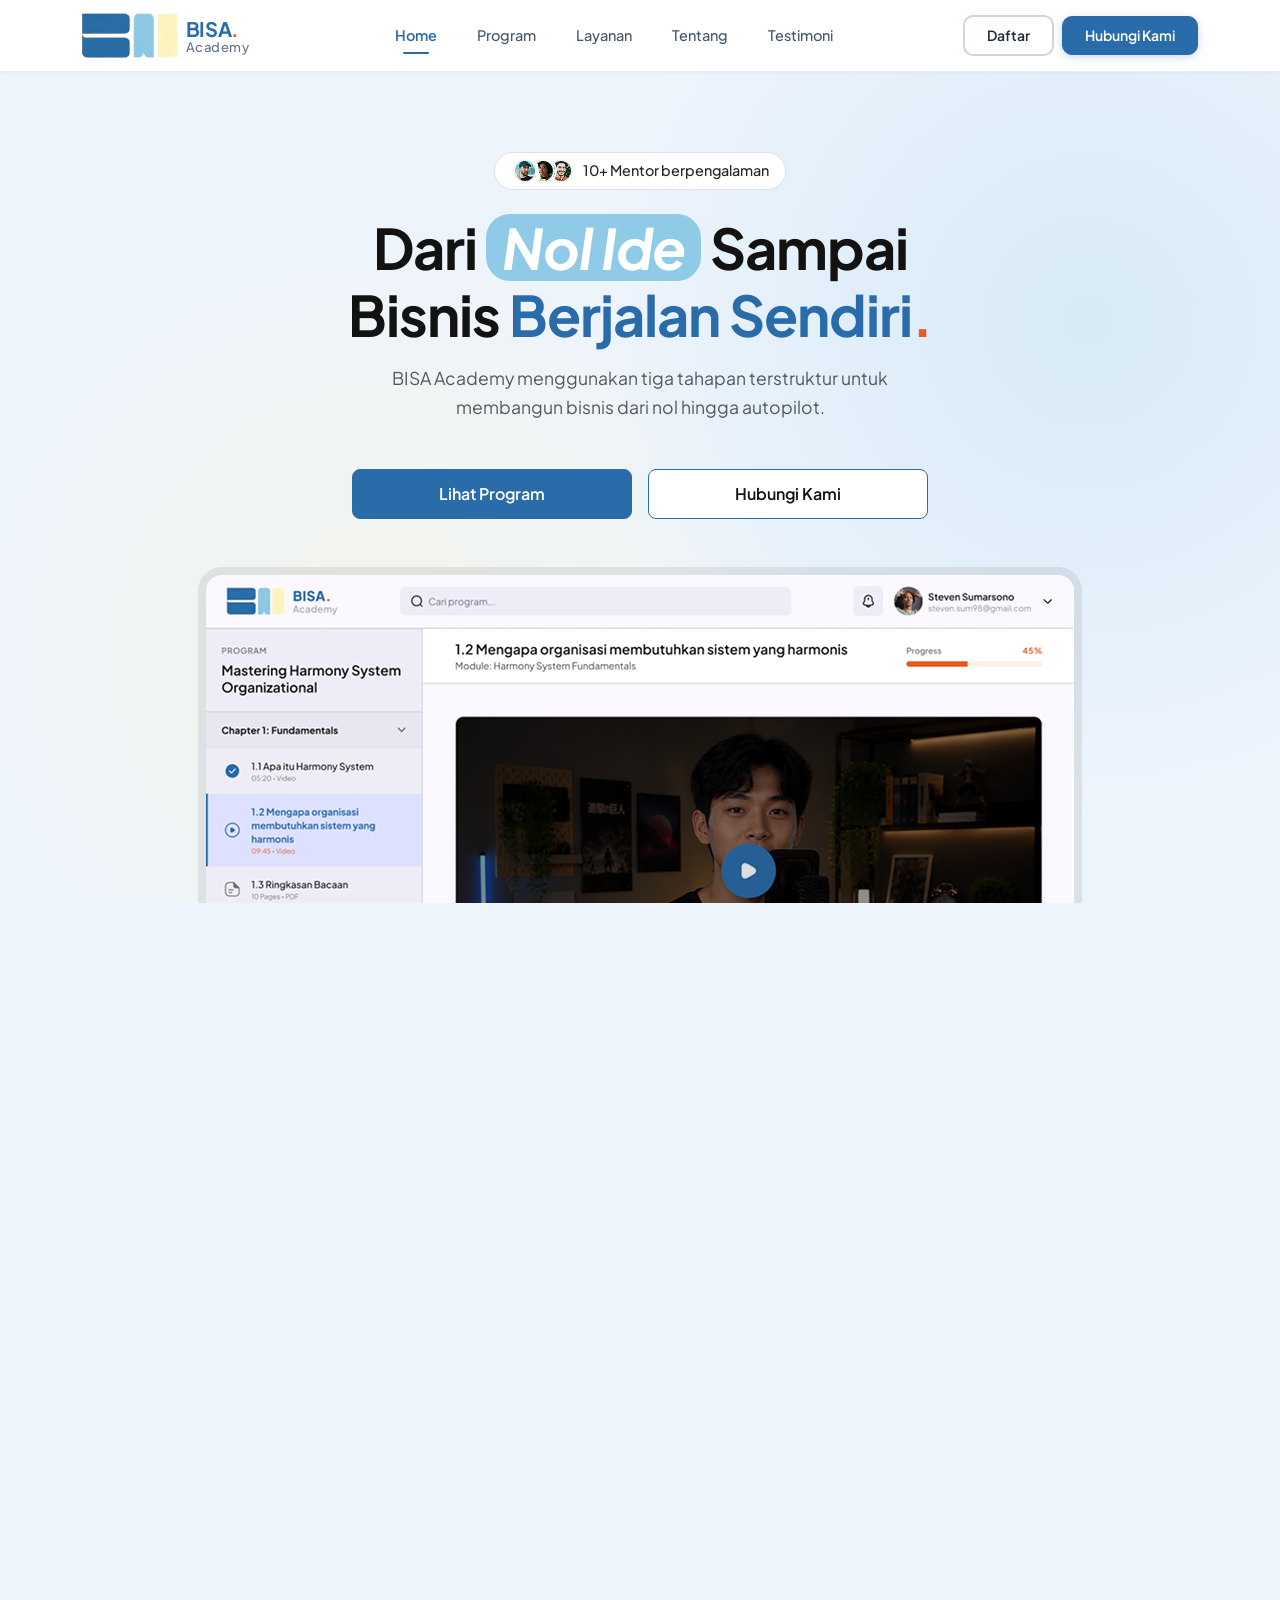
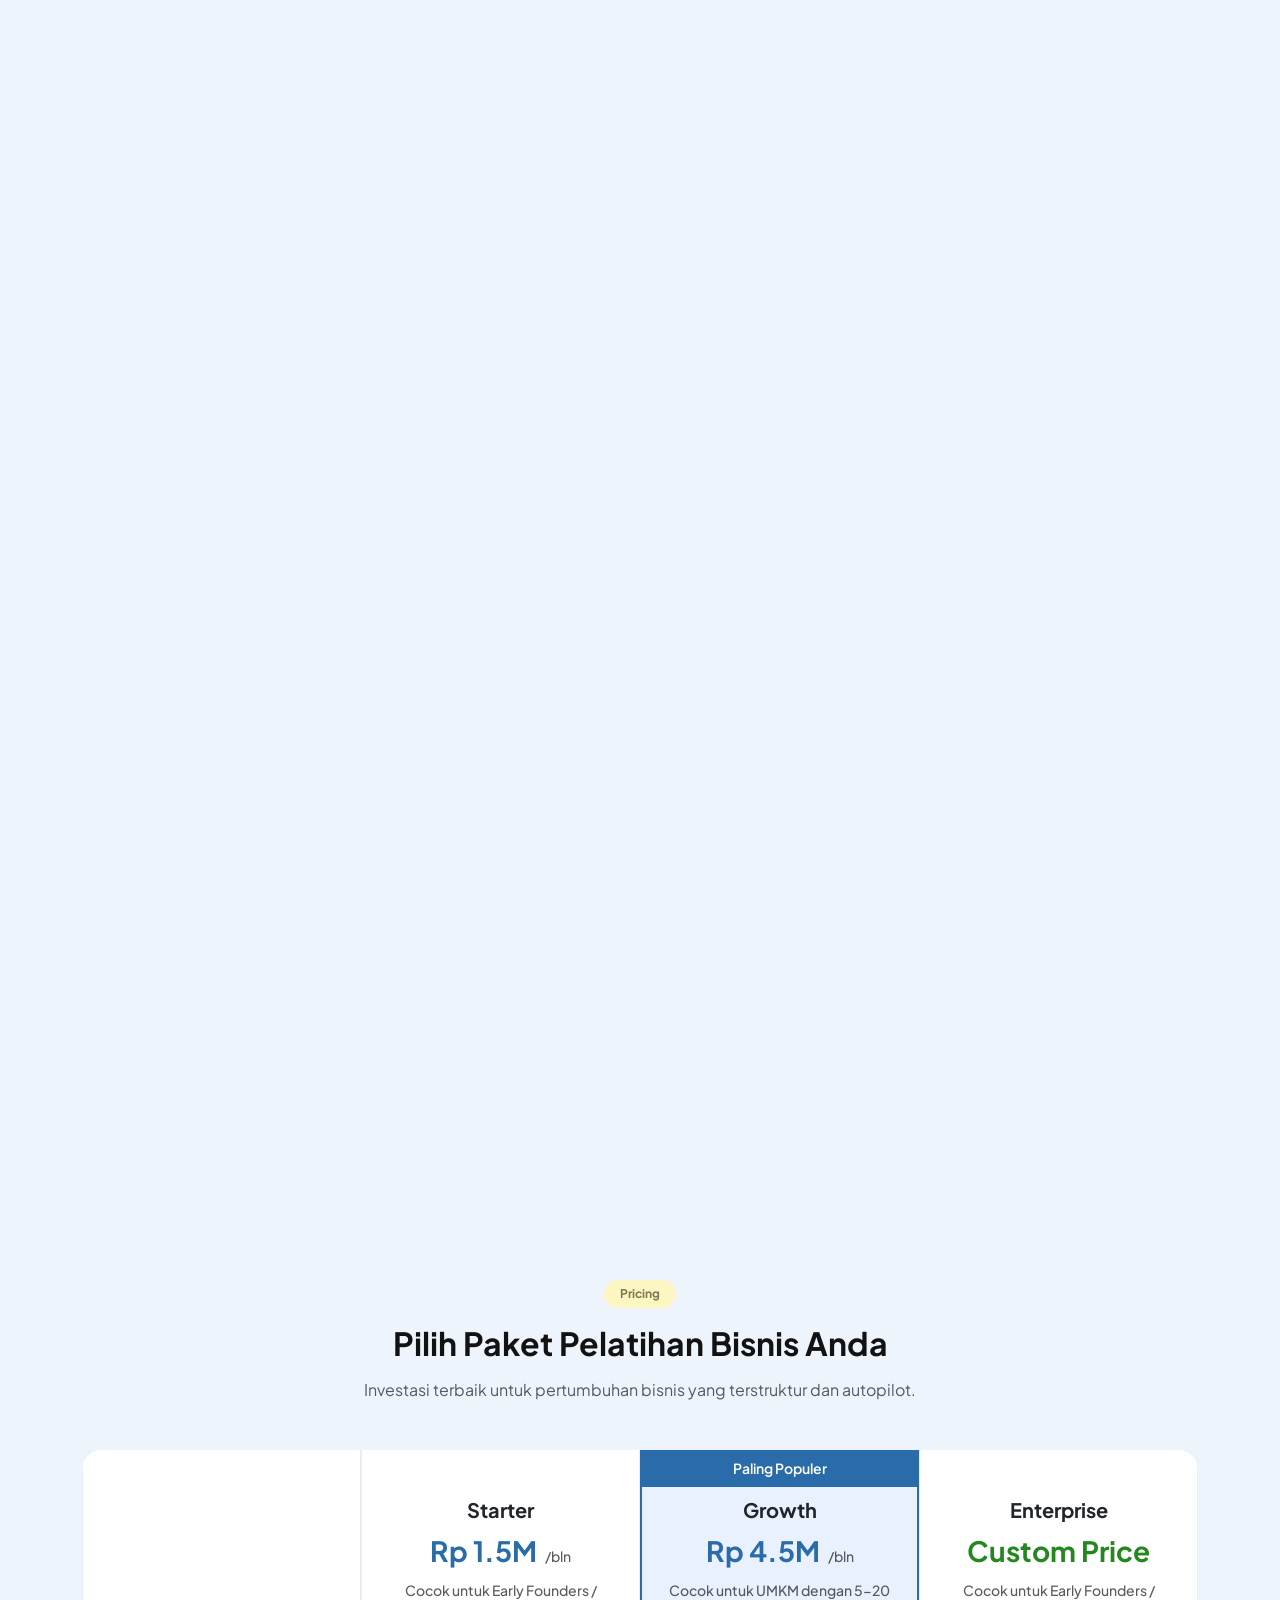
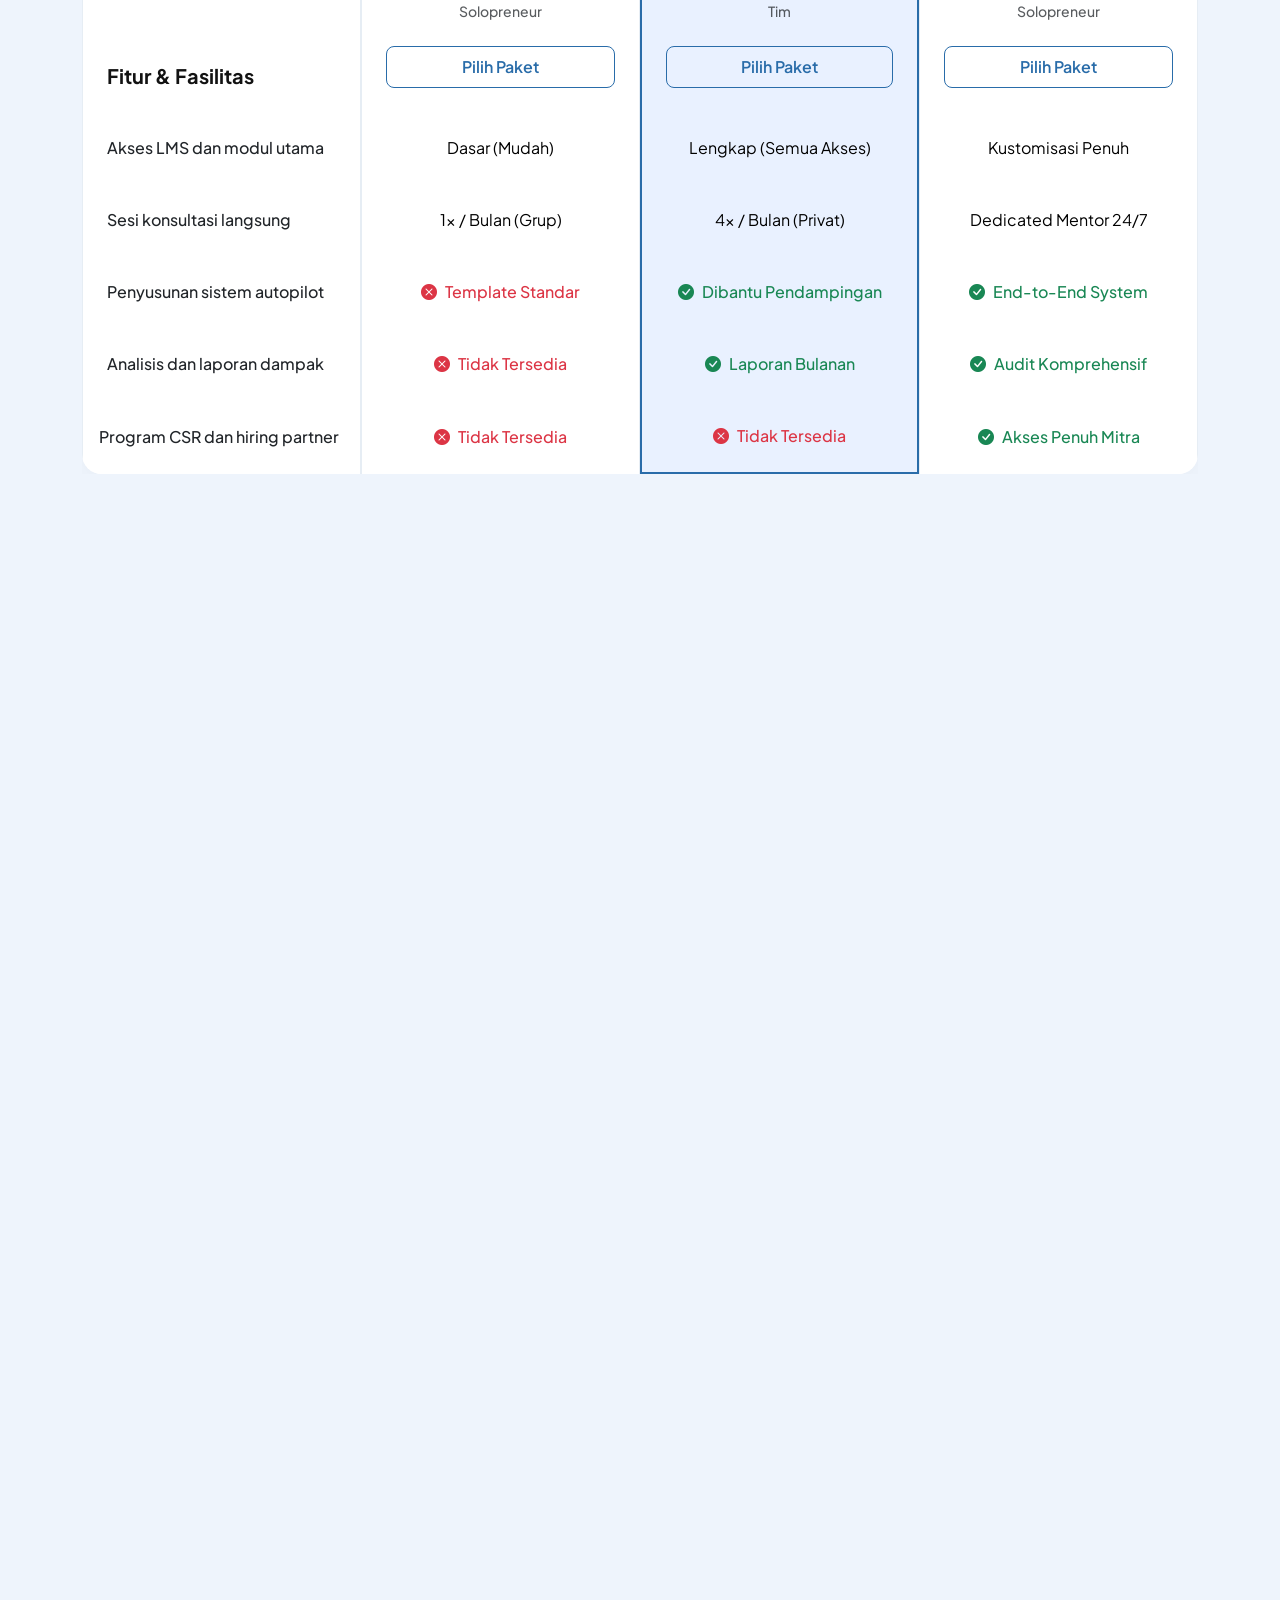
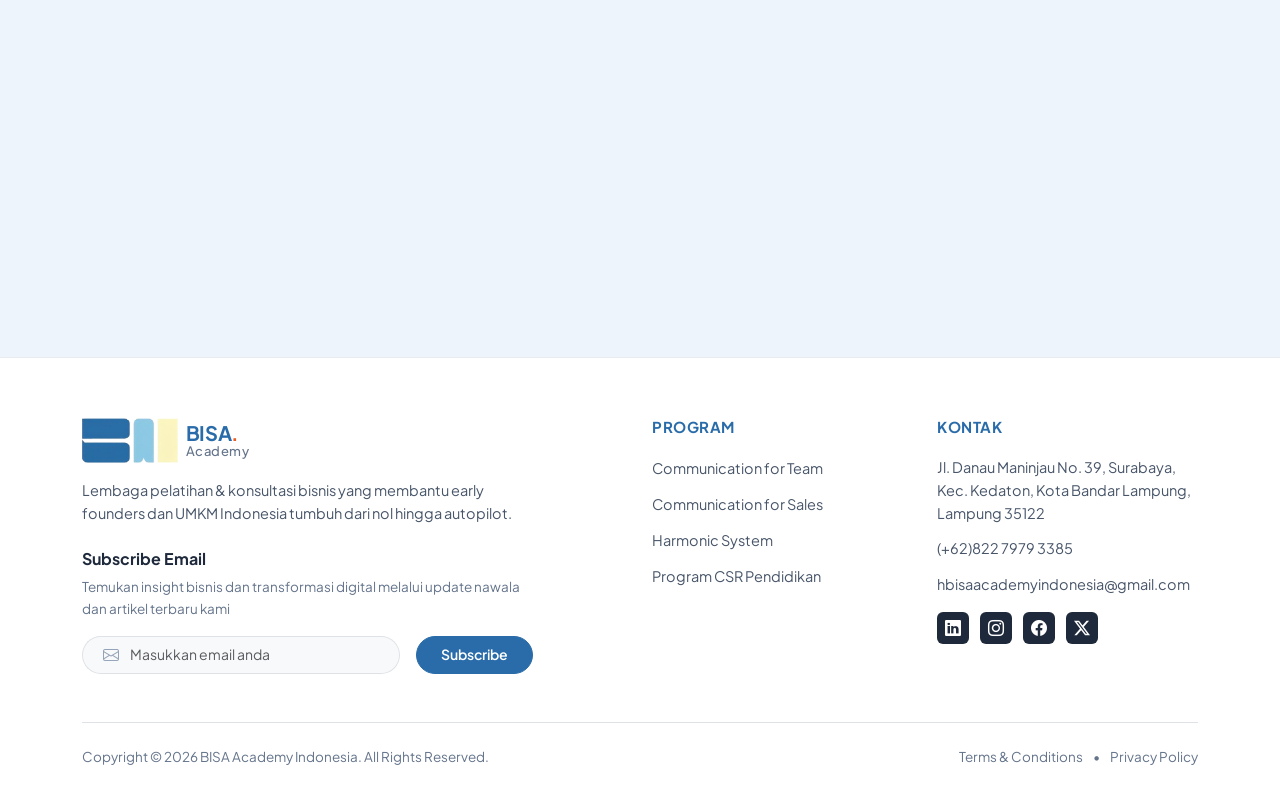
<file: index.html>
<!DOCTYPE html>
<html lang="id">

<head>
    <meta charset="UTF-8">
    <meta name="viewport" content="width=device-width, initial-scale=1.0">
    <meta name="description" content="Formulir Pendaftaran - BISA Academy">
    <title>BISA Academy</title>
    <link rel="icon" type="image/png" href="assets/icon/favicon.png">
    <link rel="preconnect" href="https://fonts.googleapis.com">
    <link rel="preconnect" href="https://fonts.gstatic.com" crossorigin>
    <link href="https://fonts.googleapis.com/css2?family=Plus+Jakarta+Sans:ital,wght@0,200..800;1,200..800&display=swap"
        rel="stylesheet">
    <link href="https://cdn.jsdelivr.net/npm/bootstrap@5.3.3/dist/css/bootstrap.min.css" rel="stylesheet">
    <link rel="stylesheet" href="https://cdn.jsdelivr.net/npm/bootstrap-icons@1.11.1/font/bootstrap-icons.css">
    <link href="https://unpkg.com/aos@2.3.1/dist/aos.css" rel="stylesheet">
    <link rel="stylesheet" href="style.css">
    <style>
        html,
        body {
            font-family: "Plus Jakarta Sans", sans-serif;
            background: #eef4fc;
            color: #1e293b;
            overflow-x: hidden;
        }

        a {
            text-decoration: none;
            color: inherit;
        }

        /* Navbar */
        .navbar-bisa {
            background: #ffffff;
            border-bottom: 1px solid #e8ecf1;
            box-shadow: 0 1px 4px rgba(0, 0, 0, 0.04);
            padding-top: 0;
            padding-bottom: 0;
            min-height: 72px;
        }

        .navbar-bisa .navbar-brand {
            gap: 12px;
            padding: 0;
            transition: opacity 0.2s ease;
        }

        .navbar-bisa .navbar-brand:hover {
            opacity: 0.85;
        }

        .logo-image {
            height: 45px;
            width: auto;
            object-fit: contain;
        }

        .logo-text {
            display: flex;
            flex-direction: column;
            line-height: 1.15;
        }

        .logo-text .brand-name {
            font-size: 20px;
            font-weight: 700;
            color: #296ca9;
            letter-spacing: -0.3px;
        }

        .titik {
            font-size: 20px;
            font-weight: 700;
            color: #E85D26;
            letter-spacing: -0.3px;
        }

        .logo-text .brand-sub {
            font-size: 13px;
            font-weight: 500;
            color: #64748b;
            letter-spacing: 0.5px;
        }

        .navbar-bisa .navbar-nav {
            gap: 24px;
        }

        .navbar-bisa .nav-link {
            font-size: 14.5px;
            font-weight: 500;
            color: #475569;
            padding: 8px 16px;
            position: relative;
            transition: color 0.3s ease;
        }

        .navbar-bisa .nav-link::after {
            content: "";
            position: absolute;
            bottom: 0;
            left: 50%;
            transform: translateX(-50%);
            width: 0;
            height: 2.5px;
            background-color: #296ca9;
            transition: width 0.3s ease;
            border-radius: 2px;
        }

        .navbar-bisa .nav-link:hover,
        .navbar-bisa .nav-link:focus {
            color: #296ca9;
        }

        .navbar-bisa .nav-link:hover::after,
        .navbar-bisa .nav-link:focus::after {
            width: calc(100% - 32px);
        }

        .navbar-bisa .nav-link.active {
            color: #296ca9;
            font-weight: 600;
        }

        .navbar-bisa .nav-link.active::after {
            width: calc(100% - 32px);
        }

        .btn-masuk {
            font-family: "Plus Jakarta Sans", sans-serif;
            font-size: 14px;
            font-weight: 600;
            padding: 8px 22px;
            border-radius: 10px;
            border: 2px solid #cbd5e1 !important;
            color: #1e293b !important;
            background: transparent !important;
            transition: all 0.25s ease;
        }

        .btn-masuk:hover {
            border-color: #2563eb !important;
            color: #2563eb !important;
            background: #eff6ff !important;
        }

        .btn-hubungi {
            font-family: "Plus Jakarta Sans", sans-serif;
            font-size: 14px;
            font-weight: 600;
            padding: 8px 22px;
            border-radius: 10px;
            background: #296ca9 !important;
            border-color: #296ca9 !important;
            color: #ffffff !important;
            box-shadow: 0 2px 8px rgba(37, 99, 235, 0.25);
            transition: all 0.25s ease;
        }

        .btn-hubungi:hover {
            background: #1e5a8f !important;
            border-color: #1e5a8f !important;
            box-shadow: 0 4px 14px rgba(37, 99, 235, 0.35);
            transform: translateY(-1px);
        }

        .navbar-bisa .navbar-toggler {
            border: 1px solid #cbd5e1;
            padding: 6px 10px;
        }

        .navbar-bisa .navbar-toggler:focus {
            box-shadow: 0 0 0 3px rgba(37, 99, 235, 0.15);
        }

        @media (max-width: 991.98px) {
            .navbar-bisa {
                padding-top: 20px;
                padding-bottom: 20px;
            }

            .navbar-bisa .navbar-nav {
                padding-top: 15px;
                padding-bottom: 0;
                margin-top: 15px;
                border-top: 1px solid #e8ecf1;
            }

            .navbar-bisa .nav-item {
                border-bottom: 1px solid #e8ecf1;
            }

            .navbar-bisa .nav-link {
                padding: 14px 16px;
                font-size: 15px;
                font-weight: 500;
                color: #475569;
                transition: all 0.2s ease;
            }

            .navbar-bisa .nav-link::after {
                display: none;
            }

            .navbar-bisa .nav-link:hover {
                color: #296ca9;
                background-color: #f8fafc;
                padding-left: 22px;
            }

            .navbar-actions {
                flex-direction: column;
                padding: 24px 0 10px;
                gap: 12px !important;
            }

            .navbar-actions .btn {
                width: 100%;
                justify-content: center;
                padding: 10px 0;
            }
        }

        /* SECTION - HERO */
        :root {
            --brand-primary: #296ca9;
            --brand-orange: #e85d26;
            --brand-highlight: #8fcbe6;
            --bg-color: #eef4fc;
        }

        .hero-section {
            background: radial-gradient(circle at 85% 30%, #8fcbe640 0%, transparent 40%),
                radial-gradient(circle at 30% 70%, #fcf6c24d 0%, transparent 40%),
                var(--bg-color);
            background-repeat: no-repeat;
            background-size: cover;
            padding-top: 80px;
        }

        /* Mentors */
        .avatar-group img {
            width: 28px;
            height: 28px;
            object-fit: cover;
            border: 2px solid #ffffff;
            margin-left: -10px;
            position: relative;
        }

        .avatar-group img:first-child {
            margin-left: 0;
            z-index: 3;
        }

        .avatar-group img:nth-child(2) {
            z-index: 2;
        }

        .avatar-group img:last-child {
            z-index: 1;
        }

        .hero-title {
            letter-spacing: -1px;
            line-height: 1.2;
            color: #121212;
        }

        .text-primary-brand {
            color: var(--brand-primary);
        }

        .text-orange-brand {
            color: var(--brand-orange);
        }

        /* Highlight "Nol Ide" */
        .highlight-pill {
            background-color: var(--brand-highlight);
            padding: 0 16px;
            border-radius: 24px;
            display: inline-block;
        }

        .hero-subtitle {
            font-size: 1.1rem;
            max-width: 600px;
            line-height: 1.6;
        }

        .btn-lihat-program {
            background-color: var(--brand-primary);
            color: #ffffff;
            border: 1px solid var(--brand-primary);
            border-radius: 8px;
            padding-top: 12px;
            padding-bottom: 12px;
        }

        .btn-lihat-program:hover {
            background-color: white;
            color: #121212;
            border: 1px solid var(--brand-primary);
        }

        .btn-hubungi-kami {
            background-color: white;
            color: #121212;
            border: 1px solid var(--brand-primary);
            border-radius: 8px;
            padding-top: 12px;
            padding-bottom: 12px;
        }

        .btn-hubungi-kami:hover {
            background-color: #296ca9;
            color: white;
        }

        /* Mockup Dashboard LMS */
        .hero-image-wrapper {
            max-width: 900px;
        }

        /* SECTION - STATISTIK */
        .stat-section {
            background-color: var(--brand-primary);
            min-height: 120px;
            display: flex;
            align-items: center;
            width: 100%;
            padding-top: 32px;
            padding-bottom: 32px;
        }

        .stat-number {
            color: #FCF6C2;
            font-size: 36px;
            font-weight: 700;
            line-height: 1;
        }

        .stat-text {
            font-size: 14px;
            font-weight: 400;
            line-height: 1.4;
            letter-spacing: 0.3px;
            color: #ffffff;
            white-space: nowrap;
        }

        @media (min-width: 768px) {
            .border-start-md {
                border-left: 2px solid var(--brand-highlight) !important;
            }
        }

        /* SECTION - TENTANG KAMI */
        .tentang-kami {
            padding-top: 100px;
        }

        .badge-section {
            border-radius: 50px;
            padding: 8px 16px;
            font-size: 12px;
            background-color: #fcf6c2;
            color: #7c794e;
        }

        .section-title {
            color: #121212;
            font-size: 36px;
            line-height: 1.3;
        }

        .section-subtitle {
            font-size: 16px;
            line-height: 1.6;
            letter-spacing: 0.3px;
        }

        .img-tentang-kami {
            width: 100%;
            height: 400px;
            object-fit: cover;
            background-color: #d9d9d9;
            border-radius: 14px;
        }

        .feature-card {
            gap: 16px;
            padding: 24px;
            background-color: #ffffff;
            border: 1px solid var(--brand-primary);
            border-radius: 16px;
            transition: transform 0.2s ease, box-shadow 0.2s ease;
        }

        .feature-card:hover {
            transform: translateY(-2px);
            box-shadow: 0 4px 15px #296ca91a;
        }

        .feature-icon {
            width: 56px;
            height: 56px;
            color: #296ca9;
            background-color: #bbd9f5;
            border-radius: 12px;
            align-items: center;
            justify-content: center;
        }

        .feature-title {
            font-weight: 700;
            color: #121212;
            font-size: 18px;
            margin-bottom: 6px;
        }

        .feature-desc {
            color: #4a4a4a;
            font-size: 14px;
            line-height: 1.5;
        }

        @media (max-width: 991px) {
            .section-title {
                font-size: 30px;
            }

            .image-placeholder {
                border-radius: 40px;
                max-width: 400px;
                margin: 0 auto;
            }
        }

        /* SECTION - HIRING PARTNERS */
        .hiring-partners {
            padding-top: 100px;
        }

        .hiring-partners h5 {
            color: #A2A2A2;
            margin-bottom: 40px;
        }

        .hiring-partners img {
            height: 40px;
            width: auto;
            object-fit: contain;
        }

        .hiring-partners img:hover {
            transform: scale(1.1);
        }

        /* SECTION - METODOLOGI */
        .metodologi {
            padding-top: 100px;
        }

        .card-metodologi {
            border: none;
            border-radius: 16px;
            height: 100%;
            padding: 32px;
        }

        .card-metodologi:hover {
            transform: translateY(-2px);
            box-shadow: 0px 2px 68px 20px rgba(64, 159, 247, 0.08);
        }

        .icon-metod-card1 {
            width: 56px;
            height: 56px;
            color: #dbcf22;
            background-color: #fffcd4;
            border-radius: 12px;
            align-items: center;
            justify-content: center;
        }

        .icon-tebal-card2 {
            -webkit-text-stroke: 1px #868686;
        }

        .icon-metod-card2 {
            width: 56px;
            height: 56px;
            background-color: #e6e6e6;
            border-radius: 12px;
            align-items: center;
            justify-content: center;
        }

        .icon-tebal-card3 {
            -webkit-text-stroke: 1px #37ce37;
        }

        .icon-metod-card3 {
            width: 56px;
            height: 56px;
            background-color: #beffbe;
            border-radius: 12px;
            align-items: center;
            justify-content: center;
        }

        .card-metodologi li {
            line-height: 28px;
        }

        /* SECTION PROGRAM PELATIHAN */
        .program-pelatihan {
            padding-top: 100px;
        }

        .header-title {
            color: #121212;
            font-size: 40px;
        }

        .header-subtitle {
            font-size: 16px;
            line-height: 1.6;
            max-width: 600px;
        }

        .program-card {
            border-radius: 20px;
            padding: 24px;
            height: 100%;
        }

        .program-card-img {
            background-color: #d9d9d9;
            border-radius: 16px;
            height: 220px;
            width: 100%;
            object-fit: cover;
        }

        .program-badge {
            position: absolute;
            top: 16px;
            left: 16px;
            background-color: #727272;
            color: #ffffff;
            padding: 6px 14px;
            border-radius: 8px;
            font-size: 12px;
            font-weight: 500;
            letter-spacing: 0.3px;
        }

        .program-card-title {
            font-weight: 700;
            color: #121212;
            font-size: 20px;
            margin-bottom: 16px;
        }

        .program-card-text {
            font-weight: 400;
            color: #121212;
            font-size: 14px;
            line-height: 1.8;
            margin-bottom: 16px;
        }

        .program-card-list {
            font-weight: 400;
            color: #121212;
            font-size: 14px;
            line-height: 1.8;
            padding-left: 20px;
            margin-bottom: 0;
        }

        .program-card-list li {
            margin-bottom: 8px;
        }

        /* Lihat Semua Program */
        .btn-lihat-semua {
            background-color: #ffffff;
            border: 1px solid var(--brand-primary);
            border-radius: 20px;
            padding: 24px 32px;
            color: var(--brand-primary);
            font-size: 18px;
            font-weight: 600;
            transition: all 0.3s ease;
        }

        .btn-lihat-semua:hover {
            background-color: var(--brand-primary);
            color: white;
        }

        /* SECTION - TESTIMONI */
        .testimoni-section {
            padding-top: 100px;
        }

        .section-title {
            color: #121212;
            font-size: 40px;
            line-height: 1.25;
        }

        .testimoni-card {
            border-radius: 12px;
            background-color: #ffffff;
        }

        .testimoni-text {
            font-size: 14px;
            color: #121212;
            line-height: 1.7;
        }

        .avatar-box {
            width: 40px;
            height: 40px;
            border-radius: 8px;
            flex-shrink: 0;
        }

        .user-name {
            color: #121212;
            font-size: 16px;
        }

        .user-role {
            color: #121212;
            font-size: 14px;
            font-weight: 500;
        }

        .btn-nav {
            width: 48px;
            height: 48px;
            border-color: #296ca9;
            background-color: white;
            color: #296ca9;
        }

        .btn-nav:hover {
            background-color: #296ca9;
        }

        .btn-nav i {
            width: 24px;
            height: 24px;
            object-fit: contain;
        }

        /* ============================================== */
        /* SECTION - TABLE PRICING */
        .pricing-section {
            padding-top: 100px;
        }

        .pricing-table {
            background-color: white;
            border-radius: 20px;
            border-collapse: separate;
            border-spacing: 0;
            overflow: hidden;
            box-shadow: 0 4px 24px rgba(0, 0, 0, 0.03);
        }

        .pricing-table thead th {
            height: 1px;
        }

        .min-h-header {
            min-height: 220px;
            justify-content: flex-start;
        }

        .pricing-table th,
        .pricing-table td {
            border-color: #e6edf4;
            vertical-align: middle;
        }

        .popular-col {
            background-color: #e9f1ff !important;
            border-left: 2px solid var(--brand-primary) !important;
            border-right: 2px solid var(--brand-primary) !important;
        }

        .popular-col-bottom {
            background-color: #e9f1ff !important;
            border-left: 2px solid var(--brand-primary) !important;
            border-right: 2px solid var(--brand-primary) !important;
            border-bottom: 2px solid var(--brand-primary) !important;
        }

        .popular-badge {
            background-color: var(--brand-primary);
            color: white;
            font-size: 14px;
            font-weight: 600;
            padding: 8px 0;
            text-align: center;
            width: 100%;
        }

        #pricing .btn-primary {
            background-color: var(--brand-primary);
            border-color: var(--brand-primary);
            border-radius: 8px;
        }

        #pricing .btn-primary:hover {
            background-color: #1e5180;
        }

        #pricing .btn-outline-primary {
            color: var(--brand-primary);
            border-color: var(--brand-primary);
            border-radius: 8px;
        }

        #pricing .btn-outline-primary:hover {
            background-color: var(--brand-primary);
            color: white;
        }

        /* Agar scroll bar pada mobile terlihat lebih rapi */
        .table-responsive::-webkit-scrollbar {
            height: 8px;
        }

        .table-responsive::-webkit-scrollbar-thumb {
            background-color: #c0d5ec;
            border-radius: 10px;
        }

        /* SECTION - HUBUNGI KAMI */
        .hubungi-kami-banner {
            background: linear-gradient(180deg, rgba(143, 203, 230, 0.15) 0%, rgba(41, 108, 169, 0.9) 100%);
            border-radius: 40px;
            overflow: hidden;
            padding: 60px 40px 0 40px;
            text-align: center;
        }

        .hubungi-kami-banner h2 {
            font-size: 36px;
            font-weight: 700;
            max-width: 750px;
            margin: 0 auto 20px auto;
            color: #121212;
            line-height: 1.3;
        }

        .hubungi-kami-banner p {
            font-size: 16px;
            max-width: 600px;
            margin: 0 auto 30px auto;
            color: #414750;
            line-height: 1.6;
        }

        .cta-buttons {
            display: flex;
            justify-content: center;
            gap: 16px;
            margin-bottom: 40px;
            flex-wrap: wrap;
        }

        .hubungi-kami-banner .btn-dark {
            background-color: #121212;
            color: #ffffff;
            padding: 12px 28px;
            border-radius: 12px;
            font-weight: 600;
            border: none;
            display: inline-flex;
            align-items: center;
            gap: 8px;
            transition: none;
        }

        .hubungi-kami-banner .btn-light {
            background-color: #ffffff;
            color: #121212;
            padding: 12px 28px;
            border-radius: 12px;
            font-weight: 600;
            border: none;
            display: inline-flex;
            align-items: center;
            gap: 8px;
            transition: none;
        }

        .hubungi-kami-banner .cta-image-wrapper {
            display: flex;
            justify-content: center;
            margin-top: 20px;
        }

        .hubungi-kami-banner .cta-image-wrapper img {
            max-width: 100%;
            height: auto;
            display: block;
        }

        .cta-section {
            max-width: 1120px;
            margin: 80px auto;
            padding: 60px 40px 0 40px;
            background: linear-gradient(180deg, rgba(143, 203, 230, 0.15) 0%, rgba(41, 108, 169, 0.9) 100%);
            border-radius: 40px;
            text-align: center;
            position: relative;
            overflow: hidden;
            color: #ffffff;
        }

        .cta-section h2 {
            font-size: 40px;
            font-weight: 700;
            line-height: 1.3;
            max-width: 750px;
            margin: 0 auto 20px auto;
        }

        .cta-section p {
            font-size: 16px;
            line-height: 1.6;
            max-width: 600px;
            margin: 0 auto 30px auto;
        }

        .cta-buttons {
            display: flex;
            justify-content: center;
            gap: 16px;
            margin-bottom: 40px;
            flex-wrap: wrap;
        }

        .btn-dark,
        .btn-light {
            padding: 14px 28px;
            border-radius: 12px;
            font-weight: 600;
            display: inline-flex;
            align-items: center;
            gap: 10px;
            text-decoration: none;
            transition: all 0.3s ease;
            border: none;
            font-size: 16px;
        }

        .btn-dark {
            background-color: #121212;
            color: #ffffff;
        }

        .btn-dark:hover {
            background-color: #000000;
            transform: translateY(-2px);
            box-shadow: 0 5px 15px rgba(0, 0, 0, 0.3);
        }

        .btn-light {
            background-color: #ffffff;
            color: #121212;
        }

        .btn-light:hover {
            background-color: #f0f0f0;
            transform: translateY(-2px);
            box-shadow: 0 5px 15px rgba(0, 0, 0, 0.2);
        }

        .btn-dark i,
        .btn-light i {
            font-size: 18px;
        }

        .cta-image-wrapper {
            display: flex;
            justify-content: center;
            margin-top: 20px;
        }

        .cta-image-wrapper img {
            max-width: 100%;
            height: auto;
            display: block;
        }

        @media (max-width: 991.98px) {
            .cta-section {
                padding: 50px 30px 0 30px;
                margin: 60px 20px;
            }

            .cta-section h2 {
                font-size: 34px;
            }

            .cta-image-wrapper {
                max-width: 500px;
            }
        }

        @media (max-width: 767.98px) {
            .cta-section {
                padding: 40px 24px 0 24px;
                margin: 50px 15px;
                border-radius: 30px;
            }

            .cta-section h2 {
                font-size: 28px;
            }

            .cta-section p {
                font-size: 15px;
            }

            .cta-buttons {
                flex-direction: column;
                align-items: stretch;
                width: 100%;
                max-width: 320px;
                gap: 12px;
                margin: 0 auto 30px auto;
            }

            .cta-image-wrapper {
                max-width: 420px;
            }
        }

        @media (max-width: 575.98px) {
            .cta-section {
                padding: 35px 20px 0 20px;
                border-radius: 25px;
            }

            .cta-section h2 {
                font-size: 24px;
                margin-bottom: 16px;
            }

            .cta-section p {
                font-size: 14px;
                margin-bottom: 25px;
            }

            .cta-buttons {
                max-width: 280px;
                margin-bottom: 25px;
            }

            .cta-image-wrapper {
                max-width: 340px;
            }
        }

        .btn-layanan {
            background-color: #296CA9;
            color: white;
        }

        .btn-layanan:hover {
            background-color: #3381ca;
            color: white;
        }

        .btn-konsul {
            background-color: transparent;
            color: black;
            border-color: #000000;
        }

        .btn-konsul:hover {
            background-color: rgba(175, 175, 175, 0.363);
            color: black;
            border-color: #000000;
        }

        /* FOOTER */
        .footer-bisa {
            background: #ffffff;
            padding: 60px 0 30px;
            border-top: 1px solid #e8ecf1;
            color: #475569;
        }

        .footer-desc {
            font-size: 14.5px;
            line-height: 1.6;
        }

        .subscribe-title {
            font-size: 16px;
            font-weight: 700;
            color: #1e293b;
        }

        .subscribe-desc {
            font-size: 13.5px;
            color: #64748b;
            line-height: 1.6;
        }

        .subscribe-form .input-group-text {
            color: #94a3b8;
            padding-left: 20px;
        }

        .subscribe-form .form-control {
            font-size: 14px;
        }

        .subscribe-form .form-control:focus {
            box-shadow: none;
            border-color: #dee2e6;
        }

        .btn-subscribe {
            background: #296ca9;
            border-color: #296ca9;
            font-weight: 600;
            font-size: 14px;
        }

        .btn-subscribe:hover {
            background: #1e5a8f;
            border-color: #1e5a8f;
        }

        .footer-title {
            font-size: 15px;
            font-weight: 700;
            color: #296ca9;
            margin-bottom: 20px;
            letter-spacing: 0.5px;
        }

        .footer-links li {
            margin-bottom: 12px;
        }

        .footer-links a {
            font-size: 14.5px;
            color: #475569;
            transition: color 0.2s ease;
        }

        .footer-links a:hover {
            color: #296ca9;
        }

        .footer-contact li {
            font-size: 14.5px;
            margin-bottom: 12px;
            line-height: 1.6;
        }

        .social-links a {
            display: inline-flex;
            align-items: center;
            justify-content: center;
            width: 32px;
            height: 32px;
            background: #1e293b;
            color: #ffffff;
            border-radius: 6px;
            margin-right: 8px;
            font-size: 16px;
            transition: all 0.2s ease;
        }

        .social-links a:hover {
            background: #296ca9;
            transform: translateY(-2px);
        }

        .footer-bottom {
            font-size: 13.5px;
            color: #64748b;
        }

        .footer-legal a {
            color: #64748b;
            transition: color 0.2s ease;
        }

        .footer-legal a:hover {
            color: #296ca9;
        }
    </style>
</head>

<body>
    <nav class="navbar navbar-expand-lg fixed-top navbar-bisa" id="navbar">
        <div class="container">

            <a href="index.html" class="navbar-brand d-flex align-items-center gap-2" id="navbar-logo">
                <img src="assets/icon/icon-Bisa-Academy.png" alt="BISA Academy Logo" class="logo-image">
                <div class="logo-text">
                    <span class="brand-name">BISA<span class="titik">.</span></span>
                    <span class="brand-sub">Academy</span>
                </div>
            </a>

            <!-- navbar mobiloe -->
            <button class="navbar-toggler" type="button" data-bs-toggle="collapse" data-bs-target="#navbarContent"
                aria-controls="navbarContent" aria-expanded="false" aria-label="Toggle navigation">
                <span class="navbar-toggler-icon"></span>
            </button>

            <div class="collapse navbar-collapse" id="navbarContent">

                <ul class="navbar-nav mx-auto mb-2 mb-lg-0">
                    <li class="nav-item">
                        <a class="nav-link active" href="index.html" id="nav-program">Home</a>
                    </li>
                    <li class="nav-item">
                        <a class="nav-link" href="program.html" id="nav-program">Program</a>
                    </li>
                    <li class="nav-item">
                        <a class="nav-link" href="layanan.html" id="nav-layanan">Layanan</a>
                    </li>
                    <li class="nav-item">
                        <a class="nav-link" href="tentang.html" id="nav-tentang">Tentang</a>
                    </li>
                    <li class="nav-item">
                        <a class="nav-link" href="index.html#testimoni" id="nav-testimoni">Testimoni</a>
                    </li>
                </ul>

                <div class="d-flex align-items-center gap-2 navbar-actions">
                    <a href="register.html" class="btn btn-outline-secondary btn-masuk" id="btn-signup">Daftar</a>
                    <a href="#hubungi-kami-title" class="btn btn-primary btn-hubungi" id="btn-hubungi">Hubungi Kami</a>
                </div>

            </div>
        </div>
    </nav>

    <!-- div untuk memberikan jarak (alternatifnya pakai padding-top: 72px;)  -->
    <div style="height: 72px;"></div>

    <main>
        <!-- Section Hero -->
        <section class="hero-section text-center">
            <div class="container">

                <div class="d-inline-flex align-items-center gap-2 px-3 py-1 bg-white rounded-pill mb-4 border"
                    data-aos="fade-down" data-aos-duration="800">
                    <div class="avatar-group d-flex">
                        <img src="assets/landingPage/mentor1.png" alt="Mentor 1" class="rounded-circle">
                        <img src="assets/landingPage/mentor2.png" alt="Mentor 2" class="rounded-circle">
                        <img src="assets/landingPage/mentor3.png" alt="Mentor 3" class="rounded-circle">
                    </div>
                    <span class="fw-medium text-dark" style="font-size: 0.9rem;">10+ Mentor berpengalaman</span>
                </div>

                <h1 class="display-4 fw-bold mb-3 hero-title" data-aos="fade-up" data-aos-duration="1000"
                    data-aos-delay="100">
                    Dari <span class="highlight-pill text-white fst-italic">Nol Ide</span> Sampai<br
                        class="d-none d-md-block">
                    Bisnis <span class="text-primary-brand">Berjalan Sendiri</span><span
                        class="text-orange-brand">.</span>
                </h1>

                <p class="text-muted mx-auto mb-5 hero-subtitle" data-aos="fade-up" data-aos-duration="1000"
                    data-aos-delay="200">
                    BISA Academy menggunakan tiga tahapan terstruktur untuk membangun bisnis dari nol hingga autopilot.
                </p>

                <div class="d-flex flex-column flex-sm-row justify-content-center align-items-center gap-3 mb-5"
                    data-aos="fade-up" data-aos-duration="1000" data-aos-delay="300">
                    <a class="btn btn-lihat-program fw-semibold px-4 w-100 w-sm-auto" style="max-width: 280px;"
                        href="#program">Lihat Program</a>
                    <a class="btn btn-hubungi-kami fw-semibold px-4 w-100 w-sm-auto" style="max-width: 280px;"
                        href="#hubungi-kami">Hubungi Kami</a>
                </div>

                <div class="hero-image-wrapper mx-auto mt-4" data-aos="fade-up" data-aos-duration="1200"
                    data-aos-delay="400">
                    <img src="assets/landingPage/dashboardHero.png" alt="Dashboard LMS Platform BISA Academy"
                        class="img-fluid">
                </div>

            </div>
        </section>

        <!-- Section Statistik -->
        <section class="stat-section text-white" aria-label="Statistik BISA Academy" data-aos="fade-up"
            data-aos-duration="800">
            <div
                class="container d-flex flex-column flex-md-row justify-content-center align-items-center gap-4 gap-md-0 gap-lg-5">

                <div class="d-flex align-items-center gap-3 stat-item">
                    <div class="stat-number">+500</div>
                    <p class="stat-text mb-0">Peserta Pelatihan<br>Telah Dicetak</p>
                </div>

                <div class="d-flex align-items-center gap-3 stat-item border-start-md ps-md-3 ps-lg-5">
                    <div class="stat-number">10</div>
                    <p class="stat-text mb-0">Program Unggulan<br>Teruji & Terstruktur</p>
                </div>

                <div class="d-flex align-items-center gap-3 stat-item border-start-md ps-md-3 ps-lg-5">
                    <div class="stat-number">98%</div>
                    <p class="stat-text mb-0">Tingkat Kepuasan<br>Peserta & Klien</p>
                </div>

            </div>
        </section>

        <!-- Section Tentang Kami -->
        <section class="tentang-kami" id="tentang-kami">
            <div class="container">
                <div class="row align-items-center gy-5 gx-lg-5">

                    <div class="col-lg-6" data-aos="fade-right" data-aos-duration="1000">
                        <iframe width="600" height="450"
                            src="https://www.youtube.com/embed/xoHt137BXJE?si=SYsfUwd0fxKfuOLm"
                            title="YouTube video player" frameborder="0"
                            allow="accelerometer; autoplay; clipboard-write; encrypted-media; gyroscope; picture-in-picture; web-share"
                            referrerpolicy="strict-origin-when-cross-origin" allowfullscreen></iframe>
                    </div>

                    <div class="col-lg-6" data-aos="fade-left" data-aos-duration="1000" data-aos-delay="200">
                        <div class="mb-5">
                            <span class="badge-section badge fw-bold mb-3">
                                Tentang Kami
                            </span>
                            <h2 class="fw-bold mb-3 section-title">BISA Academy untuk Organisasi yang Siap Berubah</h2>
                            <p class="text-muted section-subtitle mb-0">
                                Kami membantu perusahaan memperkuat komunikasi, meningkatkan produktivitas tim, dan
                                membangun
                                sistem operasional yang lebih terstruktur melalui pelatihan dan konsultasi praktis.
                            </p>
                        </div>

                        <div class="d-flex flex-column gap-3 mt-4">
                            <div class="feature-card d-flex flex-start">
                                <span class="feature-icon d-flex flex-shrink-0">
                                    <i class="bi bi-clipboard-data fs-3"></i>
                                </span>
                                <div>
                                    <h3 class="feature-title">Pelatihan yang Terukur</h3>
                                    <p class="feature-desc mb-0">
                                        Materi disusun untuk langsung berdampak pada kinerja tim dan
                                        proses internal.
                                    </p>
                                </div>
                            </div>

                            <div class="feature-card d-flex flex-start">
                                <span class="feature-icon d-flex flex-shrink-0">
                                    <i class="bi bi-person-workspace fs-3"></i>
                                </span>
                                <div>
                                    <h3 class="feature-title">Pendampingan Profesional</h3>
                                    <p class="feature-desc mb-0">
                                        Tim ahli kami bekerja sama dengan pemimpin organisasi untuk
                                        mencapai hasil yang nyata.
                                    </p>
                                </div>
                            </div>
                        </div>
                    </div>

                </div>
            </div>
        </section>

        <!-- Section Hiring Partner -->
        <section class="hiring-partners" data-aos="fade-up" data-aos-duration="800">
            <div class="container text-center">
                <h5 class="fw-semibold mb-5">
                    BISA Academy telah bekerja sama dengan <span style="color: #296CA9;">5+ Hiring Partners</span>
                </h5>

                <div class="row justify-content-center align-items-center g-4">
                    <div class="col-auto mt-0">
                        <img src="assets/landingPage/Logo PTBA.svg" alt="Logo BukitAsam" />
                    </div>
                    <div class="col-auto mt-0">
                        <img src="assets/landingPage/Logo JustSpeak.svg" alt="Logo JustSpeak" />
                    </div>
                    <div class="col-auto mt-0">
                        <img src="assets/landingPage/Logo Aluxa.png" alt="Logo Aluxa" />
                    </div>
                    <div class="col-auto mt-0">
                        <img src="assets/landingPage/Logo YPI.png" alt="Logo YPI AL UMMAH" />
                    </div>
                    <div class="col-auto mt-0">
                        <img src="assets/landingPage/Logo SeClick..png" alt="Logo SeClick." />
                    </div>
                </div>
            </div>
        </section>

        <!-- Section Metodologi -->
        <section id="metodologi" class="metodologi">
            <div class="container text-center">
                <div class="mb-5" data-aos="fade-up" data-aos-duration="1000">
                    <span class="badge-section badge fw-bold mb-3">
                        Metodologi
                    </span>
                    <h1 class="fw-bold mb-3">
                        Bagaimana kami membantu <br> produktivitas Anda?
                    </h1>
                    <p class="text-muted">
                        Setiap program BISA Academy dirancang dengan metodologi yang memastikan <br> hasil nyata dan
                        perubahan berkelanjutan.
                    </p>
                </div>

                <!-- Cards -->
                <div class="row g-4 justify-content-center">
                    <!-- Card 1 -->
                    <div class="col-md-4" data-aos="fade-up" data-aos-duration="800" data-aos-delay="100">
                        <div class="card card-metodologi text-start h-100">
                            <span class="icon-metod-card1 d-flex flex-shrink-0 mb-4">
                                <i class="bi bi-lightning-charge-fill fs-3"></i>
                            </span>

                            <h5 class="fw-bold mb-3">Aktif & Experiential</h5>
                            <ul class="text-muted">
                                <li>Learning by doing — bukan sekadar mendengarkan</li>
                                <li>Simulasi kasus nyata dari industri Anda</li>
                                <li>Role-play dan praktik langsung di setiap sesi</li>
                                <li>Peserta langsung bisa aplikasikan ilmu hari itu</li>
                            </ul>
                        </div>
                    </div>

                    <!-- Card 2 -->
                    <div class="col-md-4" data-aos="fade-up" data-aos-duration="800" data-aos-delay="200">
                        <div class="card card-metodologi text-start h-100">
                            <span class="icon-metod-card2 d-flex flex-shrink-0 mb-4">
                                <i class="bi bi-sliders fs-3 icon-tebal-card2"></i>
                            </span>

                            <h5 class="fw-bold mb-3">Customized & Relevan</h5>
                            <ul class="text-muted">
                                <li>Modul disesuaikan dengan industri dan kebutuhan klien</li>
                                <li>Asesmen kebutuhan sebelum program dimulai</li>
                                <li>Studi kasus dari konteks bisnis Anda sendiri</li>
                                <li>Fleksibel: online, offline, atau hybrid</li>
                            </ul>
                        </div>
                    </div>

                    <!-- Card 3 -->
                    <div class="col-md-4" data-aos="fade-up" data-aos-duration="800" data-aos-delay="300">
                        <div class="card card-metodologi text-start h-100">
                            <span class="icon-metod-card3 d-flex flex-shrink-0 mb-4">
                                <i class="bi bi-graph-up-arrow fs-3 icon-tebal-card3"></i>
                            </span>

                            <h5 class="fw-bold mb-3">Dampak Berkelanjutan</h5>
                            <ul class="text-muted">
                                <li>Follow-up dan coaching setelah program selesai</li>
                                <li>Pengukuran perubahan perilaku secara terstruktur</li>
                                <li>Laporan dampak yang transparan untuk manajemen</li>
                                <li>Dukungan implementasi di lapangan</li>
                            </ul>
                        </div>
                    </div>
                </div>

            </div>
        </section>

        <!-- Section Program Pelatihan -->
        <section class="program-pelatihan" id="program">
            <div class="container">

                <div class="row mb-5" data-aos="fade-up" data-aos-duration="1000">
                    <div class="col-12 text-center d-flex flex-column align-items-center">
                        <span class="badge-section badge fw-bold mb-3">Program Pelatihan</span>
                        <h1 class="fw-bold mb-3 header-title">Program Unggulan BISA Academy</h1>
                        <p class="text-muted header-subtitle">
                            Setiap program dirancang dengan framework terukur untuk menghasilkan<br
                                class="d-none d-md-block">
                            perubahan nyata bagi peserta and organisasi.
                        </p>
                    </div>
                </div>

                <div class="row g-4">
                    <div class="col-lg-6 d-flex flex-column gap-4" data-aos="fade-right" data-aos-duration="1000"
                        data-aos-delay="200">
                        <div class="program-card bg-white d-flex flex-column">
                            <div class="position-relative mb-4">
                                <img src="assets/img/harmony_system.webp" class="program-card-img" alt="Harmony System">
                                <span class="program-badge">PROGRAM 01</span>
                            </div>
                            <h3 class="program-card-title">Harmony System</h3>
                            <p class="program-card-text">Sistem operasional untuk mengidentifikasi dan mengatasi 6
                                masalah mendasar organisasi langsung dari akar penyebabnya, bukan sekadar memperbaiki
                                gejala, agar masalah hilang secara permanen.</p>
                            <ul class="program-card-list">
                                <li>Semua orang mengetahui arah tujuan perusahaan dan bagaimana cara mencapainya</li>
                                <li>Setiap orang memahami perannya dan merasa tepat berada di posisi tersebut</li>
                                <li>Tidak lagi bergantung pada intuisi semata—segala hal diukur secara jelas dan
                                    keputusan diambil berdasarkan data</li>
                                <li>Sebagian besar permasalahan berhasil diselesaikan hingga ke akar dan tidak terus
                                    berulang</li>
                                <li>Perusahaan memiliki standar yang jelas dalam hampir setiap aspek operasionalnya</li>
                                <li>Organisasi bekerja selaras seperti sebuah orkestra yang indah—setiap orang
                                    mendapatkan apa yang mereka harapkan dari bisnis</li>
                            </ul>
                        </div>

                        <div class="program-card bg-white d-flex flex-column">
                            <div class="position-relative mb-4">
                                <img src="assets/img/communication_team.webp" class="program-card-img"
                                    alt="Communication for Team">
                                <span class="program-badge">PROGRAM 03</span>
                            </div>
                            <h3 class="program-card-title">Communication for Team</h3>
                            <p class="program-card-text">Pelatihan komunikasi efektif yang dirancang untuk membangun
                                sinergi tim, mengurangi miskomunikasi, dan menciptakan lingkungan kerja yang kolaboratif
                                dan produktif.</p>
                            <ul class="program-card-list">
                                <li>Meningkatkan kualitas komunikasi tim</li>
                                <li>Membangun kepercayaan dan keterbukaan antar anggota</li>
                                <li>Mengelola konflik dengan pendekatan komunikasi konstruktif</li>
                                <li>Menciptakan budaya kerja yang harmonis dan produktif</li>
                            </ul>
                        </div>
                    </div>

                    <div class="col-lg-6 d-flex flex-column gap-4" data-aos="fade-left" data-aos-duration="1000"
                        data-aos-delay="200">
                        <div class="program-card bg-white d-flex flex-column">
                            <div class="position-relative mb-4">
                                <img src="assets/img/csr_literasi.webp" class="program-card-img"
                                    alt="Program CSR Berbasis Pendidikan & Literasi">
                                <span class="program-badge">PROGRAM 02</span>
                            </div>
                            <h3 class="program-card-title">Program CSR Berbasis Pendidikan & Literasi</h3>
                            <p class="program-card-text">Wujudkan tanggung jawab sosial perusahaan melalui program
                                pendidikan dan literasi yang terstruktur, berdampak, dan dapat dipertanggungjawabkan
                                kepada pemangku kepentingan.</p>
                            <ul class="program-card-list">
                                <li>Perancangan program CSR pendidikan yang terukur</li>
                                <li>Pelatihan literasi untuk komunitas sasaran</li>
                                <li>Monitoring & evaluasi dampak program CSR</li>
                                <li>Pelaporan dampak sosial yang transparan</li>
                            </ul>
                        </div>

                        <div class="program-card bg-white d-flex flex-column">
                            <div class="position-relative mb-4">
                                <img src="assets/img/communication_sales.webp" class="program-card-img"
                                    alt="Communication for Sales">
                                <span class="program-badge">PROGRAM 04</span>
                            </div>
                            <h3 class="program-card-title">Communication for Sales</h3>
                            <p class="program-card-text">Program komunikasi persuasif khusus untuk tim sales dan
                                business owner — mulai dari membangun rapport, menggali kebutuhan klien, presentasi yang
                                menarik, hingga jurus closing yang efektif.</p>
                            <ul class="program-card-list">
                                <li>Menguasai teknik komunikasi persuasif dan storytelling</li>
                                <li>Meningkatkan kemampuan membangun kepercayaan klien</li>
                                <li>Mengatasi keberatan dengan komunikasi yang tepat</li>
                                <li>Meningkatkan conversion rate dan angka keberhasilan</li>
                            </ul>
                        </div>

                        <a href="program.html"
                            class="btn-lihat-semua d-flex justify-content-between align-items-center">
                            <span>Lihat semua program</span><i class="bi bi-arrow-right icon-arrow"></i>
                        </a>
                    </div>
                </div>

            </div>
        </section>

        <!-- Section Pricing Table -->
        <section id="pricing" class="pricing-section">
            <div class="container text-center mb-5">
                <span class="badge badge-section mb-3">Pricing</span>
                <h2 class="fw-bold mb-3" style="color: #121212;">Pilih Paket Pelatihan Bisnis Anda</h2>
                <p class="text-muted">Investasi terbaik untuk pertumbuhan bisnis yang terstruktur dan autopilot.</p>
            </div>

            <div class="container">
                <div class="table-responsive">
                    <table class="table table-bordered text-center align-middle pricing-table m-0">

                        <thead>
                            <tr>
                                <th scope="col" class="text-start align-bottom px-4 py-4"
                                    style="width: 25%; min-width: 200px;">
                                    <h5 class="fw-bold mb-0" style="color: #121212;">Fitur & Fasilitas</h5>
                                </th>

                                <!-- Starter -->
                                <th scope="col" style="width: 25%; min-width: 250px;" class="p-4 align-bottom">
                                    <div class="d-flex flex-column text-center">
                                        <h3 class="fw-bold fs-5 text-dark mb-2">Starter</h3>
                                        <div class="mb-2">
                                            <span class="fw-bold fs-3 me-2" style="color: #296ca9;">Rp 1.5M</span><span
                                                class="text-muted small fw-medium">/bln</span>
                                        </div>
                                        <p class="text-muted small fw-medium mb-4">Cocok untuk Early Founders /
                                            Solopreneur</p>
                                        <button class="btn btn-outline-primary w-100 fw-semibold py-2">Pilih
                                            Paket</button>
                                    </div>
                                </th>

                                <!-- Paling Populer (Growth) -->
                                <th scope="col" style="width: 25%; min-width: 250px;"
                                    class="popular-col p-0 position-relative align-bottom">
                                    <div class="popular-badge w-100 position-absolute top-0 start-0">Paling Populer
                                    </div>
                                    <div class="p-4 pt-5">
                                        <div class="d-flex flex-column text-center">
                                            <h3 class="fw-bold fs-5 text-dark mb-2">Growth</h3>
                                            <div class="mb-2">
                                                <span class="fw-bold fs-3 me-2" style="color: #296ca9;">Rp
                                                    4.5M</span><span class="text-muted small fw-medium">/bln</span>
                                            </div>
                                            <p class="text-muted small fw-medium mb-4">Cocok untuk UMKM dengan 5-20 Tim
                                            </p>
                                            <button class="btn btn-outline-primary w-100 fw-semibold py-2">Pilih
                                                Paket</button>
                                        </div>
                                    </div>
                                </th>

                                <!-- Enterprise -->
                                <th scope="col" style="width: 25%; min-width: 250px;" class="p-4 align-bottom">
                                    <div class="d-flex flex-column text-center">
                                        <h3 class="fw-bold fs-5 text-dark mb-2">Enterprise</h3>
                                        <div class="mb-2">
                                            <span class="fw-bold fs-3" style="color: #24881f;">Custom Price</span>
                                        </div>
                                        <p class="text-muted small fw-medium mb-4">Cocok untuk Early Founders /
                                            Solopreneur</p>
                                        <button class="btn btn-outline-primary w-100 fw-semibold py-2">Pilih
                                            Paket</button>
                                    </div>
                                </th>
                            </tr>
                        </thead>

                        <tbody>
                            <!-- Akses LMS dan modul utama -->
                            <tr>
                                <td class="text-start fw-medium text-dark p-4">Akses LMS dan modul utama</td>
                                <td class="py-4">Dasar (Mudah)</td>
                                <td class="popular-col py-4">Lengkap (Semua Akses)</td>
                                <td class="py-4">Kustomisasi Penuh</td>
                            </tr>

                            <!-- Sesi konsultasi langsung -->
                            <tr>
                                <td class="text-start fw-medium text-dark p-4">Sesi konsultasi langsung</td>
                                <td class="py-4">1x / Bulan (Grup)</td>
                                <td class="popular-col py-4">4x / Bulan (Privat)</td>
                                <td class="py-4">Dedicated Mentor 24/7</td>
                            </tr>

                            <!-- Penyusunan sistem autopilot -->
                            <tr>
                                <td class="text-start fw-medium text-dark p-4">Penyusunan sistem autopilot</td>
                                <td class="text-danger fw-medium py-4">
                                    <i class="bi bi-x-circle-fill me-2"></i>Template Standar
                                </td>
                                <td class="text-success fw-medium popular-col py-4">
                                    <i class="bi bi-check-circle-fill me-2"></i>Dibantu Pendampingan
                                </td>
                                <td class="text-success fw-medium py-4">
                                    <i class="bi bi-check-circle-fill me-2"></i>End-to-End System
                                </td>
                            </tr>

                            <!-- Analisis dan laporan dampak -->
                            <tr>
                                <td class="text-start fw-medium text-dark p-4">Analisis dan laporan dampak</td>
                                <td class="text-danger fw-medium py-4">
                                    <i class="bi bi-x-circle-fill me-2"></i>Tidak Tersedia
                                </td>
                                <td class="text-success fw-medium popular-col py-4">
                                    <i class="bi bi-check-circle-fill me-2"></i>Laporan Bulanan
                                </td>
                                <td class="text-success fw-medium py-4">
                                    <i class="bi bi-check-circle-fill me-2"></i>Audit Komprehensif
                                </td>
                            </tr>

                            <!-- Program CSR dan hiring partner -->
                            <tr>
                                <td class="text-start fw-medium text-dark px-3 py-4 border-bottom-0">Program CSR dan
                                    hiring partner</td>
                                <td class="text-danger fw-medium py-4">
                                    <i class="bi bi-x-circle-fill me-2"></i>Tidak Tersedia
                                </td>
                                <td class="text-danger fw-medium popular-col-bottom py-4">
                                    <i class="bi bi-x-circle-fill me-2"></i>Tidak Tersedia
                                </td>
                                <td class="text-success fw-medium py-4">
                                    <i class="bi bi-check-circle-fill me-2"></i>Akses Penuh Mitra
                                </td>
                            </tr>
                        </tbody>

                    </table>
                </div>
            </div>
        </section>

        <!-- Section Testimoni -->
        <section class="testimoni-section" id="testimoni">
            <div class="container">

                <div class="row align-items-end mb-5" data-aos="fade-up" data-aos-duration="1000">
                    <div class="col-lg-9 col-md-8">
                        <h2 class="fw-bold mb-2 section-title">Lihat Dampak Transformasi Digital dari BISA Academy</h2>
                        <p class="text-secondary mb-0 fw-medium">dipercaya oleh +500 peserta yang puas dan terkesan</p>
                    </div>

                    <div
                        class="col-lg-3 col-md-4 d-flex justify-content-center justify-content-md-end mt-4 mt-md-0 gap-3">
                        <button type="button"
                            class="btn btn-outline-primary btn-nav rounded-circle d-flex align-items-center justify-content-center"
                            aria-label="Sebelumnya" data-bs-target="#testimoniCarousel" data-bs-slide="prev">
                            <i class="bi bi-arrow-left"></i>
                        </button>
                        <button type="button"
                            class="btn btn-outline-primary btn-nav rounded-circle d-flex align-items-center justify-content-center"
                            aria-label="Berikutnya" data-bs-target="#testimoniCarousel" data-bs-slide="next">
                            <i class="bi bi-arrow-right"></i>
                        </button>
                    </div>
                </div>

                <!-- Testimoni - Carousel -->
                <div id="testimoniCarousel" class="carousel slide mt-4" data-bs-ride="carousel" data-bs-interval="5000"
                    data-aos="fade-up" data-aos-duration="1000">
                    <div class="carousel-inner">
                        <!-- Slide 1 -->
                        <div class="carousel-item active">
                            <div class="row justify-content-center">
                                <div class="col-lg-8 col-md-10">
                                    <article class="card p-4 p-md-5 border-0 shadow-sm testimoni-card text-center">
                                        <div class="d-flex justify-content-center gap-1 mb-3">
                                            <i class="bi bi-star-fill text-warning fs-5"></i>
                                            <i class="bi bi-star-fill text-warning fs-5"></i>
                                            <i class="bi bi-star-fill text-warning fs-5"></i>
                                            <i class="bi bi-star-fill text-warning fs-5"></i>
                                            <i class="bi bi-star-fill text-warning fs-5"></i>
                                        </div>

                                        <p class="mb-4 testimoni-text fs-5 fst-italic">
                                            "Program Communication for Team benar-benar mengubah dinamika tim kami.
                                            Setelah pelatihan,
                                            rapat jadi lebih efektif dan konflik internal berkurang drastis."
                                        </p>

                                        <div class="d-flex align-items-center justify-content-center gap-3 mt-3">
                                            <div class="avatar-box rounded-circle overflow-hidden"
                                                style="width: 48px; height: 48px;">
                                                <img src="assets/landingPage/testimoni1.png" alt="Foto Rahmat Hidayat"
                                                    style="width: 100%; height: 100%; object-fit: cover;">
                                            </div>
                                            <div class="text-start">
                                                <h6 class="mb-0 fw-bold user-name">Rahmat Hidayat</h6>
                                                <small class="user-role text-muted">HR Manager</small>
                                            </div>
                                        </div>
                                    </article>
                                </div>
                            </div>
                        </div>

                        <!-- Slide 2 -->
                        <div class="carousel-item">
                            <div class="row justify-content-center">
                                <div class="col-lg-8 col-md-10">
                                    <article class="card p-4 p-md-5 border-0 shadow-sm testimoni-card text-center">
                                        <div class="d-flex justify-content-center gap-1 mb-3">
                                            <i class="bi bi-star-fill text-warning fs-5"></i>
                                            <i class="bi bi-star-fill text-warning fs-5"></i>
                                            <i class="bi bi-star-fill text-warning fs-5"></i>
                                            <i class="bi bi-star-fill text-warning fs-5"></i>
                                            <i class="bi bi-star-fill text-warning fs-5"></i>
                                        </div>

                                        <p class="mb-4 testimoni-text fs-5 fst-italic">
                                            "Communication for Sales dari BISA Academy luar biasa! Tim sales kami naik
                                            konversinya
                                            signifikan dalam 2 bulan setelah ikut program ini. Sangat rekomendasikan."
                                        </p>

                                        <div class="d-flex align-items-center justify-content-center gap-3 mt-3">
                                            <div class="avatar-box rounded-circle overflow-hidden"
                                                style="width: 48px; height: 48px;">
                                                <img src="assets/landingPage/testimoni2.png" alt="Foto Siti Aisyah"
                                                    style="width: 100%; height: 100%; object-fit: cover;">
                                            </div>
                                            <div class="text-start">
                                                <h6 class="mb-0 fw-bold user-name">Siti Aisyah</h6>
                                                <small class="user-role text-muted">Sales Director</small>
                                            </div>
                                        </div>
                                    </article>
                                </div>
                            </div>
                        </div>

                        <!-- Slide 3 -->
                        <div class="carousel-item">
                            <div class="row justify-content-center">
                                <div class="col-lg-8 col-md-10">
                                    <article class="card p-4 p-md-5 border-0 shadow-sm testimoni-card text-center">
                                        <div class="d-flex justify-content-center gap-1 mb-3">
                                            <i class="bi bi-star-fill text-warning fs-5"></i>
                                            <i class="bi bi-star-fill text-warning fs-5"></i>
                                            <i class="bi bi-star-fill text-warning fs-5"></i>
                                            <i class="bi bi-star-fill text-warning fs-5"></i>
                                            <i class="bi bi-star-fill text-warning fs-5"></i>
                                        </div>

                                        <p class="mb-4 testimoni-text fs-5 fst-italic">
                                            "Harmonic System membantu kami membangun SOP yang jelas dan sistem kerja
                                            yang efisien.
                                            Bisnis kami kini bisa berjalan lebih mandiri tanpa saya harus terlibat di
                                            semua hal."
                                        </p>

                                        <div class="d-flex align-items-center justify-content-center gap-3 mt-3">
                                            <div class="avatar-box rounded-circle overflow-hidden"
                                                style="width: 48px; height: 48px;">
                                                <img src="assets/landingPage/testimoni3.png" alt="Foto Budi Wibowo"
                                                    style="width: 100%; height: 100%; object-fit: cover;">
                                            </div>
                                            <div class="text-start">
                                                <h6 class="mb-0 fw-bold user-name">Budi Wibowo</h6>
                                                <small class="user-role text-muted">CEO</small>
                                            </div>
                                        </div>
                                    </article>
                                </div>
                            </div>
                        </div>
                    </div>

                    <!-- Carousel Indicators -->
                    <div class="carousel-indicators" style="position: relative; margin-top: 24px; bottom: 0;">
                        <button type="button" data-bs-target="#testimoniCarousel" data-bs-slide-to="0"
                            class="active bg-primary" aria-current="true" aria-label="Slide 1"
                            style="width: 10px; height: 10px; border-radius: 50%; border: none;"></button>
                        <button type="button" data-bs-target="#testimoniCarousel" data-bs-slide-to="1"
                            class="bg-primary" aria-label="Slide 2"
                            style="width: 10px; height: 10px; border-radius: 50%; border: none;"></button>
                        <button type="button" data-bs-target="#testimoniCarousel" data-bs-slide-to="2"
                            class="bg-primary" aria-label="Slide 3"
                            style="width: 10px; height: 10px; border-radius: 50%; border: none;"></button>
                    </div>

                </div>
        </section>

        <!-- Section Hubungi Kami -->
        <section class="hubungi-kami cta-section" id="hubungi-kami" aria-labelledby="hubungi-kami-title"
            data-aos="zoom-in" data-aos-duration="1000">
            <h2 id="hubungi-kami-title">
                Siap Memulai Perjalanan Transformasi Bersama BISA Academy?
            </h2>
            <p class="text-wrapper-23">
                Konsultasikan kebutuhan pelatihan dan pengembangan tim Anda. Gratis, tanpa komitmen.
            </p>
            <div class="cta-buttons">
                <a href="#" class="btn-dark" aria-label="Hubungi Kami melalui WhatsApp">
                    <i class="bi bi-whatsapp"></i>
                    <span>Hubungi Kami</span>
                </a>
                <a href="formulir-pendaftaran.html" class="btn-light" aria-label="Konsultasi Gratis">
                    <i class="bi bi-calendar-event"></i>
                    <span>Konsultasi Gratis</span>
                </a>
            </div>
            <div class="cta-image-wrapper">
                <img class="image" src="assets/landingPage/people2.png" alt="Tim BISA Academy" width="790" height="auto"
                    loading="lazy" />
            </div>
        </section>
    </main>

    <footer class="footer-bisa">
        <div class="container">
            <div class="row gy-4">
                <div class="col-lg-5">
                    <a href="index.html" class="d-flex align-items-center gap-2 mb-3 text-decoration-none">
                        <img src="assets/icon/icon-Bisa-Academy.png" alt="BISA Academy Logo" class="logo-image">
                        <div class="logo-text">
                            <span class="brand-name">BISA<span class="titik">.</span></span>
                            <span class="brand-sub">Academy</span>
                        </div>
                    </a>
                    <p class="footer-desc mb-4">
                        Lembaga pelatihan & konsultasi bisnis yang membantu early founders dan UMKM Indonesia tumbuh
                        dari nol hingga autopilot.
                    </p>

                    <h5 class="subscribe-title mb-2">Subscribe Email</h5>
                    <p class="subscribe-desc mb-3">Temukan insight bisnis dan transformasi digital melalui update nawala
                        dan artikel terbaru kami</p>

                    <form class="subscribe-form d-flex flex-column flex-sm-row gap-2">
                        <div class="input-group">
                            <span class="input-group-text bg-light border-end-0 rounded-start-pill"><i
                                    class="bi bi-envelope"></i></span>
                            <input type="email" class="form-control bg-light border-start-0 rounded-end-pill px-0"
                                placeholder="Masukkan email anda" required>
                        </div>
                        <button class="btn btn-primary btn-subscribe rounded-pill ms-0 ms-sm-2 px-4"
                            type="submit">Subscribe</button>
                    </form>
                </div>

                <div class="col-lg-1"></div>

                <div class="col-lg-3 col-md-6 mt-5 mt-lg-4">
                    <h5 class="footer-title">PROGRAM</h5>
                    <ul class="footer-links list-unstyled">
                        <li><a href="#">Communication for Team</a></li>
                        <li><a href="#">Communication for Sales</a></li>
                        <li><a href="#">Harmonic System</a></li>
                        <li><a href="#">Program CSR Pendidikan</a></li>
                    </ul>
                </div>

                <div class="col-lg-3 col-md-6 mt-4 mt-lg-4">
                    <h5 class="footer-title">KONTAK</h5>
                    <ul class="footer-contact list-unstyled">
                        <li>Jl. Danau Maninjau No. 39, Surabaya, Kec. Kedaton, Kota Bandar Lampung, Lampung 35122</li>
                        <li>(+62)822 7979 3385</li>
                        <li>hbisaacademyindonesia@gmail.com</li>
                    </ul>
                    <div class="social-links mt-3">
                        <a href="#"><i class="bi bi-linkedin"></i></a>
                        <a href="#"><i class="bi bi-instagram"></i></a>
                        <a href="#"><i class="bi bi-facebook"></i></a>
                        <a href="#"><i class="bi bi-twitter-x"></i></a>
                    </div>
                </div>
            </div>
            <div
                class="footer-bottom mt-5 pt-4 border-top d-flex flex-column flex-md-row justify-content-between align-items-center">
                <p class="mb-2 mb-md-0">Copyright &copy; 2026 BISA Academy Indonesia. All Rights Reserved.</p>
                <div class="footer-legal">
                    <a href="#">Terms & Conditions</a> <span class="mx-2">•</span> <a href="#">Privacy Policy</a>
                </div>
            </div>
        </div>
    </footer>

    <script src="https://cdn.jsdelivr.net/npm/bootstrap@5.3.3/dist/js/bootstrap.bundle.min.js"></script>
    <script src="https://unpkg.com/aos@2.3.1/dist/aos.js"></script>
    <script>
        AOS.init();
    </script>
</body>

</html>
</file>
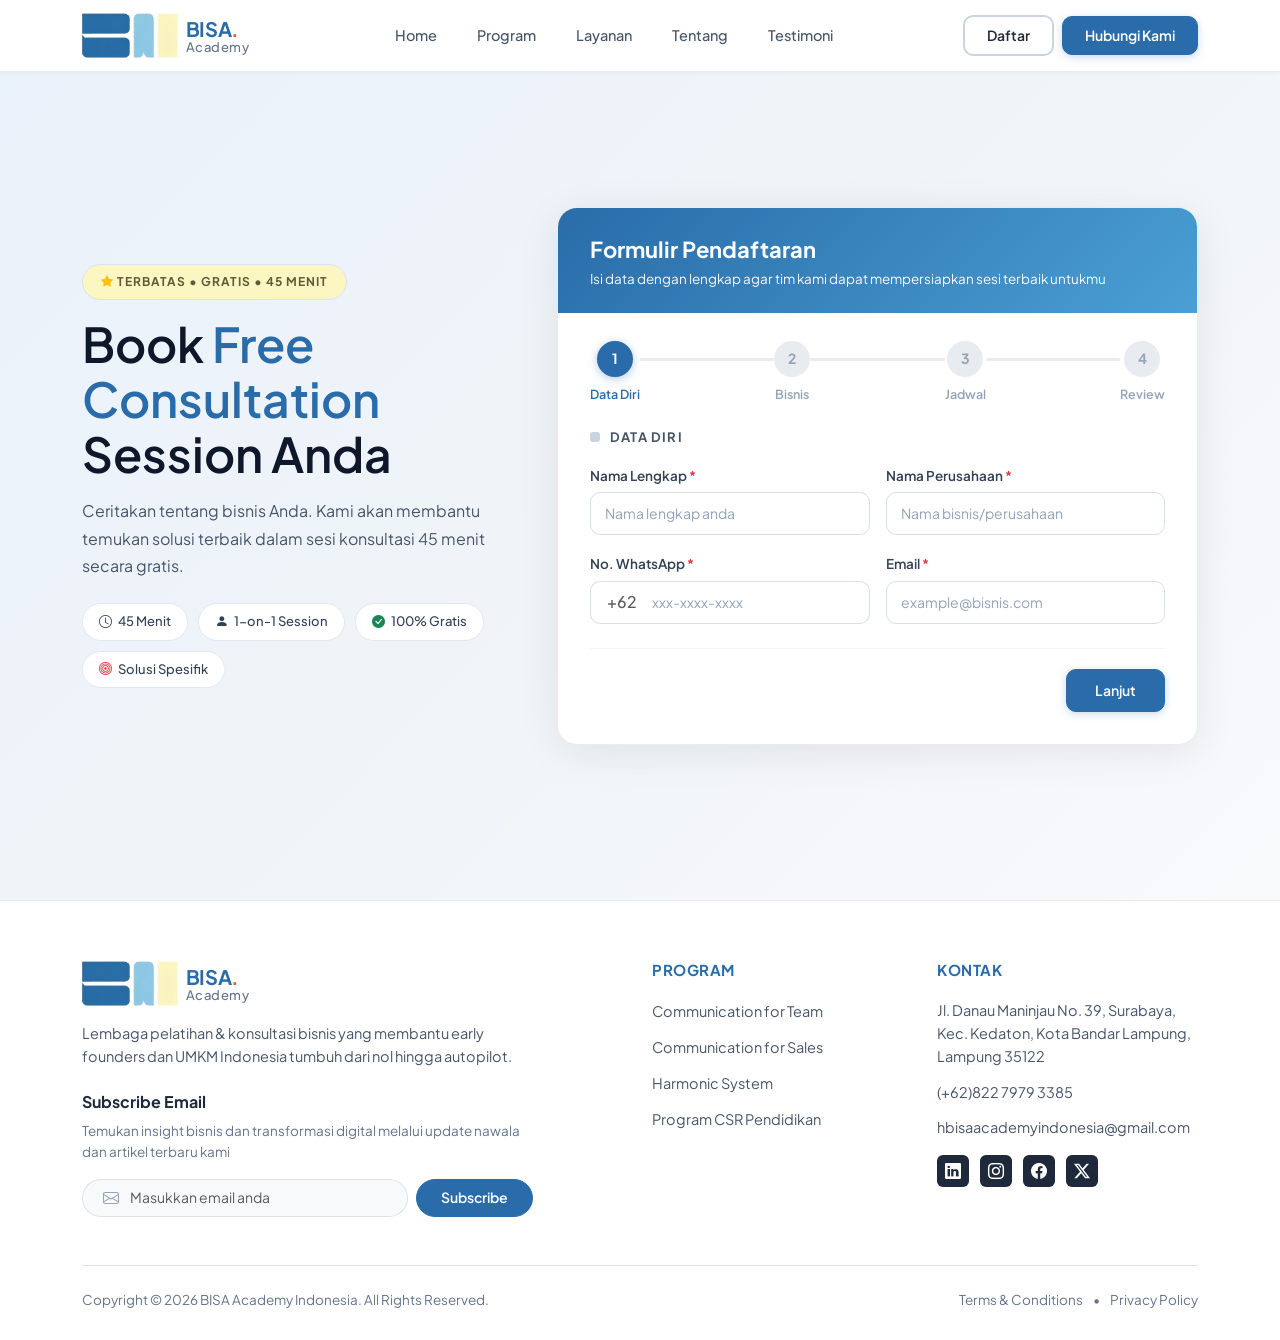
<file: formulir-pendaftaran.html>
<!DOCTYPE html>
<html lang="id">

<head>
    <meta charset="UTF-8">
    <meta name="viewport" content="width=device-width, initial-scale=1.0">
    <meta name="description" content="Formulir Pendaftaran - BISA Academy">
    <title>Formulir | BISA Academy</title>
    <link rel="icon" type="image/png" href="assets/icon/favicon.png">
    <link rel="preconnect" href="https://fonts.googleapis.com">
    <link rel="preconnect" href="https://fonts.gstatic.com" crossorigin>
    <link href="https://fonts.googleapis.com/css2?family=Plus+Jakarta+Sans:ital,wght@0,200..800;1,200..800&display=swap"
        rel="stylesheet">
    <link href="https://cdn.jsdelivr.net/npm/bootstrap@5.3.3/dist/css/bootstrap.min.css" rel="stylesheet">
    <link rel="stylesheet" href="https://cdn.jsdelivr.net/npm/bootstrap-icons@1.11.1/font/bootstrap-icons.css">
    <link rel="stylesheet" href="style.css">
    <link href="https://unpkg.com/aos@2.3.1/dist/aos.css" rel="stylesheet">
    <style>
        .hero-section {
            padding: 60px 0 80px;
            background: linear-gradient(135deg, #eaf2fb 0%, #f0f4f8 50%, #f8f9fb 100%);
            min-height: calc(100vh - 72px);
            display: flex;
            align-items: center;
        }

        .hero-badge span {
            display: inline-block;
            background: #FCF6C2;
            border: 1px solid #d6e4f0;
            color: #5E5B37;
            font-size: 12px;
            font-weight: 700;
            letter-spacing: 1px;
            padding: 8px 18px;
            border-radius: 50px;
        }

        .hero-title {
            font-size: 48px;
            font-weight: 600;
            line-height: 1.15;
            color: #0f172a;
        }

        .hero-title .text-highlight {
            color: #296CA9;
        }

        .hero-desc {
            font-size: 16px;
            color: #475569;
            line-height: 1.7;
            max-width: 420px;
        }

        .hero-tags {
            display: flex;
            flex-wrap: wrap;
            gap: 10px;
        }

        .hero-tag {
            display: inline-flex;
            align-items: center;
            gap: 6px;
            background: #ffffff;
            border: 1px solid #e2e8f0;
            padding: 8px 16px;
            border-radius: 50px;
            font-size: 13px;
            font-weight: 500;
            color: #334155;
            transition: all 0.2s ease;
        }

        .hero-tag:hover {
            border-color: #296CA9;
            color: #296CA9;
            transform: translateY(-1px);
        }

        .form-card {
            background: #ffffff;
            border-radius: 20px;
            box-shadow: 0 8px 40px rgba(0, 0, 0, 0.08);
            overflow: hidden;
            border: 1px solid #e8ecf1;
        }

        .form-card-header {
            background: linear-gradient(135deg, #296CA9 0%, #4a9fd4 100%);
            padding: 28px 32px 24px;
            color: #ffffff;
        }

        .form-card-header h2 {
            font-size: 22px;
            font-weight: 700;
            margin-bottom: 6px;
        }

        .form-card-header p {
            font-size: 13.5px;
            opacity: 0.95;
            margin: 0;
            line-height: 1.5;
        }

        .form-card-body {
            padding: 28px 32px 32px;
        }

        .stepper {
            display: flex;
            align-items: flex-start;
            justify-content: space-between;
            position: relative;
        }

        .stepper-item {
            display: flex;
            flex-direction: column;
            align-items: center;
            gap: 8px;
            flex: 0 0 auto;
            z-index: 1;
        }

        .stepper-circle {
            width: 36px;
            height: 36px;
            border-radius: 50%;
            display: flex;
            align-items: center;
            justify-content: center;
            font-size: 14px;
            font-weight: 700;
            background: #e8ecf1;
            color: #94a3b8;
            border: 2px solid #e8ecf1;
            transition: all 0.3s ease;
        }

        .stepper-item.active .stepper-circle {
            background: #296CA9;
            color: #ffffff;
            border-color: #296CA9;
            box-shadow: 0 2px 10px rgba(41, 108, 169, 0.35);
        }

        .stepper-item.completed .stepper-circle {
            background: #15803d;
            color: #ffffff;
            border-color: #15803d;
        }

        .stepper-label {
            font-size: 12.5px;
            font-weight: 600;
            color: #94a3b8;
            text-align: center;
            transition: color 0.3s ease;
        }

        .stepper-item.active .stepper-label {
            color: #296CA9;
        }

        .stepper-item.completed .stepper-label {
            color: #15803d;
        }

        .stepper-line {
            flex: 1;
            height: 3px;
            background: #e8ecf1;
            border-radius: 2px;
            margin-top: 17px;
            transition: background 0.3s ease;
        }

        .stepper-line.completed {
            background: #22c55e;
        }

        .step-section-label {
            display: flex;
            align-items: center;
            gap: 10px;
            font-size: 13px;
            font-weight: 700;
            letter-spacing: 1.2px;
            color: #475569;
            text-transform: uppercase;
        }

        .section-dot {
            width: 10px;
            height: 10px;
            border-radius: 3px;
            background: #cbd5e1;
            display: inline-block;
        }

        .form-step {
            display: none;
            animation: fadeSlideIn 0.35s ease;
        }

        .form-step.active {
            display: block;
        }

        @keyframes fadeSlideIn {
            from {
                opacity: 0;
                transform: translateX(20px);
            }

            to {
                opacity: 1;
                transform: translateX(0);
            }
        }

        .form-card .form-label {
            font-size: 13.5px;
            font-weight: 600;
            color: #334155;
            margin-bottom: 6px;
        }

        .form-card .form-control,
        .form-card .form-select {
            border-radius: 10px;
            border: 1.5px solid #d6e0eb;
            padding: 10px 14px;
            font-size: 14px;
            color: #1e293b;
            transition: border-color 0.2s ease, box-shadow 0.2s ease;
        }

        .form-card .form-control:focus,
        .form-card .form-select:focus {
            border-color: #296CA9;
            box-shadow: 0 0 0 3px rgba(41, 108, 169, 0.12);
        }

        .form-card .form-control::placeholder {
            color: #94a3b8;
        }

        .form-card .form-control.is-invalid,
        .form-card .form-select.is-invalid {
            border-color: #ef4444;
            box-shadow: 0 0 0 3px rgba(239, 68, 68, 0.1);
        }

        .metode-option {
            background: #f8fafc;
            border: 1.5px solid #e2e8f0;
            border-radius: 10px;
            padding: 12px 18px;
            flex: 1;
            transition: all 0.2s ease;
            cursor: pointer;
        }

        .metode-option:hover {
            border-color: #296CA9;
            background: #eff6ff;
        }

        .metode-option .form-check-label {
            font-size: 13.5px;
            font-weight: 500;
            cursor: pointer;
        }

        .btn-outline-omset {
            border: 1.5px solid #d6e0eb;
            border-radius: 8px;
            padding: 12px 16px;
            color: #64748b;
            font-size: 14.5px;
            font-weight: 500;
            transition: all 0.2s ease;
            background-color: #ffffff;
            cursor: pointer;
        }

        .btn-check:checked+.btn-outline-omset,
        .btn-outline-omset:hover {
            border-color: #296CA9;
            color: #296CA9;
            background-color: #eff6ff;
        }

        .question-card {
            border: 1.5px solid #e8ecf1;
            border-radius: 10px;
            padding: 16px 20px;
            margin-bottom: 16px;
            display: flex;
            justify-content: space-between;
            align-items: center;
            gap: 20px;
            background-color: #ffffff;
            transition: border-color 0.2s ease;
        }

        .question-text {
            font-size: 14px;
            color: #1e293b;
            margin: 0;
            line-height: 1.5;
            flex: 1;
        }

        .question-options {
            display: flex;
            gap: 10px;
            flex-shrink: 0;
        }

        .btn-outline-ya,
        .btn-outline-tidak {
            border: 1.5px solid #d6e0eb;
            border-radius: 6px;
            padding: 6px 16px;
            font-size: 13.5px;
            font-weight: 600;
            display: inline-flex;
            align-items: center;
            gap: 6px;
            transition: all 0.2s ease;
            background-color: #ffffff;
            cursor: pointer;
            color: #64748b;
        }

        .btn-outline-ya:hover {
            border-color: #22c55e;
            color: #22c55e;
            background-color: #f0fdf4;
        }

        .btn-outline-tidak:hover {
            border-color: #ef4444;
            color: #ef4444;
            background-color: #fef2f2;
        }

        .btn-check:checked+.btn-outline-ya {
            background-color: #f0fdf4;
            border-color: #22c55e;
            color: #166534;
        }

        .btn-check:checked+.btn-outline-ya i {
            color: #166534;
        }

        .btn-check:checked+.btn-outline-tidak {
            background-color: #fef2f2;
            border-color: #ef4444;
            color: #dc2626;
        }

        .btn-check:checked+.btn-outline-tidak i {
            color: #dc2626;
        }

        .form-nav {
            display: flex;
            align-items: center;
            justify-content: space-between;
            border-top: 1px solid #f1f5f9;
            padding-top: 20px;
        }

        .btn-kembali {
            font-size: 14px;
            font-weight: 600;
            padding: 10px 22px;
            border-radius: 10px;
            border: 1.5px solid #cbd5e1 !important;
            color: #475569 !important;
            background: transparent !important;
            transition: all 0.25s ease;
        }

        .btn-kembali:hover {
            border-color: #296CA9 !important;
            color: #296CA9 !important;
            background: #eff6ff !important;
        }

        .btn-lanjut {
            font-size: 14px;
            font-weight: 600;
            padding: 10px 28px;
            border-radius: 10px;
            background: #296CA9 !important;
            border-color: #296CA9 !important;
            color: #ffffff !important;
            box-shadow: 0 2px 8px rgba(41, 108, 169, 0.25);
            transition: all 0.25s ease;
        }

        .btn-lanjut:hover {
            background: #1e5a8f !important;
            border-color: #1e5a8f !important;
            box-shadow: 0 4px 14px rgba(41, 108, 169, 0.35);
            transform: translateY(-1px);
        }

        .btn-lanjut {
            transition: transform 0.2s ease;
            display: inline-block;
        }

        .btn-lanjut:hover {
            transform: translateY(-1px);
        }

        .btn-kirim {
            font-size: 14px;
            font-weight: 600;
            padding: 10px 28px;
            border-radius: 10px;
            background: #22c55e !important;
            border-color: #22c55e !important;
            color: #ffffff !important;
            box-shadow: 0 2px 8px rgba(34, 197, 94, 0.25);
            transition: all 0.25s ease;
        }

        .btn-kirim:hover {
            background: #16a34a !important;
            border-color: #16a34a !important;
            box-shadow: 0 4px 14px rgba(34, 197, 94, 0.35);
            transform: translateY(-1px);
        }

        .review-section {
            background: #f8fafc;
            border: 1px solid #e8ecf1;
            border-radius: 12px;
            padding: 18px 20px;
            margin-bottom: 14px;
        }

        .review-section-title {
            font-size: 14px;
            font-weight: 700;
            color: #296CA9;
            margin-bottom: 12px;
            padding-bottom: 8px;
            border-bottom: 1px solid #e8ecf1;
        }

        .review-row {
            display: flex;
            justify-content: space-between;
            align-items: flex-start;
            padding: 6px 0;
            gap: 12px;
        }

        .review-label {
            font-size: 13px;
            color: #64748b;
            font-weight: 500;
            flex: 0 0 140px;
        }

        .review-value {
            font-size: 13.5px;
            color: #1e293b;
            font-weight: 600;
            text-align: right;
            flex: 1;
            word-break: break-word;
        }

        .success-icon {
            font-size: 52px;
            animation: popIn 0.4s ease;
        }

        @keyframes popIn {
            0% {
                transform: scale(0.5);
                opacity: 0;
            }

            70% {
                transform: scale(1.15);
            }

            100% {
                transform: scale(1);
                opacity: 1;
            }
        }

        @media (max-width: 991.98px) {
            .hero-section {
                padding: 40px 0 60px;
            }

            .hero-title {
                font-size: 36px;
            }

            .form-card-body {
                padding: 20px;
            }

            .form-card-header {
                padding: 22px 20px 18px;
            }
        }

        @media (max-width: 575.98px) {
            .hero-title {
                font-size: 28px;
            }

            .hero-desc {
                font-size: 14px;
            }

            .stepper-label {
                font-size: 11px;
            }

            .stepper-circle {
                width: 30px;
                height: 30px;
                font-size: 12px;
            }

            .form-card-body {
                padding: 16px;
            }

            .review-row {
                flex-direction: column;
                gap: 2px;
            }

            .review-value {
                text-align: left;
            }

            .metode-option {
                padding: 10px 14px;
            }

            .form-nav {
                flex-direction: column;
                gap: 10px;
            }

            .form-nav .ms-auto {
                width: 100%;
            }

            .form-nav .btn {
                width: 100%;
            }
        }
    </style>
</head>

<body>
    <nav class="navbar navbar-expand-lg fixed-top navbar-bisa" id="navbar">
        <div class="container">

            <a href="index.html" class="navbar-brand d-flex align-items-center gap-2" id="navbar-logo">
                <img src="assets/icon/icon-Bisa-Academy.png" alt="BISA Academy Logo" class="logo-image" width="45"
                    height="45">
                <div class="logo-text">
                    <span class="brand-name">BISA<span class="titik">.</span></span>
                    <span class="brand-sub">Academy</span>
                </div>
            </a>

            <!-- navbar mobiloe -->
            <button class="navbar-toggler" type="button" data-bs-toggle="collapse" data-bs-target="#navbarContent"
                aria-controls="navbarContent" aria-expanded="false" aria-label="Toggle navigation">
                <span class="navbar-toggler-icon"></span>
            </button>

            <div class="collapse navbar-collapse" id="navbarContent">
                <ul class="navbar-nav mx-auto mb-2 mb-lg-0">
                    <li class="nav-item">
                        <a class="nav-link" href="index.html" id="nav-program">Home</a>
                    </li>
                    <li class="nav-item">
                        <a class="nav-link" href="program.html" id="nav-program">Program</a>
                    </li>
                    <li class="nav-item">
                        <a class="nav-link" href="layanan.html" id="nav-layanan">Layanan</a>
                    </li>
                    <li class="nav-item">
                        <a class="nav-link" href="tentang.html" id="nav-tentang">Tentang</a>
                    </li>
                    <li class="nav-item">
                        <a class="nav-link" href="index.html#testimoni" id="nav-testimoni">Testimoni</a>
                    </li>
                </ul>
                <div class="d-flex align-items-center gap-2 navbar-actions">
                    <a href="register.html" class="btn btn-outline-secondary btn-masuk" id="btn-signup">Daftar</a>
                    <a href="#hubungi-kami-title" class="btn btn-primary btn-hubungi" id="btn-hubungi">Hubungi Kami</a>
                </div>
            </div>
        </div>
    </nav>

    <div style="height: 72px;"></div>
    <!-- section hero -->
    <main>
        <section class="hero-section" id="hero-section">
            <div class="container">
                <div class="row align-items-center gy-5">
                    <!-- Hero Teks -->
                    <div class="col-lg-5" data-aos="fade-right" data-aos-duration="1000">
                        <div class="hero-badge mb-3">
                            <span><i class="bi bi-star-fill text-warning"></i> TERBATAS • GRATIS • 45 MENIT</span>
                        </div>
                        <h1 class="hero-title">
                            Book <span class="text-highlight">Free</span>
                            <span class="text-highlight">Consultation</span><br>
                            Session Anda
                        </h1>
                        <p class="hero-desc mt-3">
                            Ceritakan tentang bisnis Anda. Kami akan membantu
                            temukan solusi terbaik dalam sesi konsultasi 45 menit
                            secara gratis.
                        </p>
                        <div class="hero-tags mt-4">
                            <span class="hero-tag"><i class="bi bi-clock"></i> 45 Menit</span>
                            <span class="hero-tag"><i class="bi bi-person-fill"></i> 1-on-1 Session</span>
                            <span class="hero-tag"><i class="bi bi-check-circle-fill text-success"></i> 100%
                                Gratis</span>
                            <span class="hero-tag"><i class="bi bi-bullseye text-danger"></i> Solusi Spesifik</span>
                        </div>
                    </div>
                    <!-- Formulir Card -->
                    <div class="col-lg-7" data-aos="fade-left" data-aos-duration="1000" data-aos-delay="200">
                        <div class="form-card" id="form-card">
                            <div class="form-card-header">
                                <h2>Formulir Pendaftaran</h2>
                                <p>Isi data dengan lengkap agar tim kami dapat mempersiapkan sesi terbaik untukmu</p>
                            </div>
                            <div class="form-card-body">
                                <div class="stepper mb-4">
                                    <div class="stepper-item active" data-step="1">
                                        <div class="stepper-circle">1</div>
                                        <span class="stepper-label">Data Diri</span>
                                    </div>
                                    <div class="stepper-line" id="line-1-2"></div>
                                    <div class="stepper-item" data-step="2">
                                        <div class="stepper-circle">2</div>
                                        <span class="stepper-label">Bisnis</span>
                                    </div>
                                    <div class="stepper-line" id="line-2-3"></div>
                                    <div class="stepper-item" data-step="3">
                                        <div class="stepper-circle">3</div>
                                        <span class="stepper-label">Jadwal</span>
                                    </div>
                                    <div class="stepper-line" id="line-3-4"></div>
                                    <div class="stepper-item" data-step="4">
                                        <div class="stepper-circle">4</div>
                                        <span class="stepper-label">Review</span>
                                    </div>
                                </div>
                                <form id="registrationForm" novalidate>
                                    <!-- ===== Step 1: Data Diri ===== -->
                                    <div class="form-step active" id="step-1">
                                        <div class="step-section-label mb-3">
                                            <span class="section-dot"></span> DATA DIRI
                                        </div>
                                        <div class="row g-3">
                                            <div class="col-md-6">
                                                <label for="namaLengkap" class="form-label">Nama Lengkap <span
                                                        class="text-danger">*</span></label>
                                                <input type="text" class="form-control" id="namaLengkap"
                                                    placeholder="Nama lengkap anda" required>
                                            </div>
                                            <div class="col-md-6">
                                                <label for="namaPerusahaan" class="form-label">Nama Perusahaan <span
                                                        class="text-danger">*</span></label>
                                                <input type="text" class="form-control" id="namaPerusahaan"
                                                    placeholder="Nama bisnis/perusahaan" required>
                                            </div>
                                            <div class="col-md-6">
                                                <label for="noWhatsapp" class="form-label">No. WhatsApp <span
                                                        class="text-danger">*</span></label>
                                                <div class="input-group">
                                                    <span class="input-group-text bg-white text-muted border-end-0 px-3"
                                                        id="addon-wa"
                                                        style="border-color: #d6e0eb; font-weight: 500; border-radius: 10px 0 0 10px;">+62</span>
                                                    <input type="text" class="form-control border-start-0 ps-0"
                                                        id="noWhatsapp" placeholder="xxx-xxxx-xxxx" required
                                                        style="border-radius: 0 10px 10px 0;">
                                                </div>
                                            </div>
                                            <div class="col-md-6">
                                                <label for="emailUtama" class="form-label">Email <span
                                                        class="text-danger">*</span></label>
                                                <input type="email" class="form-control" id="emailUtama"
                                                    placeholder="example@bisnis.com" required>
                                                <div class="invalid-feedback">masukkan email yang benar !</div>
                                            </div>
                                        </div>
                                    </div>

                                    <!-- ===== Step 2: Bisnis ===== -->
                                    <div class="form-step" id="step-2">
                                        <div class="row g-4">
                                            <div class="col-12">
                                                <label for="industriBisnis" class="form-label">Industri/Bidang Usaha
                                                    <span class="text-danger">*</span></label>
                                                <select class="form-select" id="industriBisnis" required>
                                                    <option value="" disabled selected>-- Pilih Industri --</option>
                                                    <option value="teknologi">Teknologi</option>
                                                    <option value="retail">Retail / E-Commerce</option>
                                                    <option value="fnb">Food & Beverage</option>
                                                    <option value="jasa">Jasa / Konsultan</option>
                                                    <option value="pendidikan">Pendidikan</option>
                                                    <option value="kesehatan">Kesehatan</option>
                                                    <option value="manufaktur">Manufaktur</option>
                                                    <option value="lainnya">Lainnya</option>
                                                </select>
                                            </div>

                                            <div class="col-12">
                                                <label class="form-label mb-2">Omset Bisnis per Bulan <span
                                                        class="text-danger">*</span></label>
                                                <div class="row g-3">
                                                    <div class="col-md-6">
                                                        <input type="radio" class="btn-check" name="omsetBisnis"
                                                            id="omset1" value="< Rp 10 Juta" required>
                                                        <label class="btn btn-outline-omset w-100 text-start"
                                                            for="omset1">&lt; Rp 10 Juta</label>
                                                    </div>
                                                    <div class="col-md-6">
                                                        <input type="radio" class="btn-check" name="omsetBisnis"
                                                            id="omset2" value="Rp 10 - 50 Juta">
                                                        <label class="btn btn-outline-omset w-100 text-start"
                                                            for="omset2">Rp 10 - 50 Juta</label>
                                                    </div>
                                                    <div class="col-md-6">
                                                        <input type="radio" class="btn-check" name="omsetBisnis"
                                                            id="omset3" value="Rp 50 - 200 Juta">
                                                        <label class="btn btn-outline-omset w-100 text-start"
                                                            for="omset3">Rp 50 - 200 Juta</label>
                                                    </div>
                                                    <div class="col-md-6">
                                                        <input type="radio" class="btn-check" name="omsetBisnis"
                                                            id="omset4" value="Rp 200 Juta - 1 M">
                                                        <label class="btn btn-outline-omset w-100 text-start"
                                                            for="omset4">Rp 200 Juta - 1 M</label>
                                                    </div>
                                                    <div class="col-12">
                                                        <input type="radio" class="btn-check" name="omsetBisnis"
                                                            id="omset5" value="> Rp 1 Miliar">
                                                        <label class="btn btn-outline-omset w-100 text-start"
                                                            for="omset5">&gt; Rp 1 Miliar</label>
                                                    </div>
                                                </div>
                                            </div>

                                            <div class="col-12 mt-4">
                                                <label class="form-label mb-1">Kondisi Bisnis Saat Ini <span
                                                        class="text-danger">*</span></label>
                                                <p class="text-muted fst-italic"
                                                    style="font-size: 13.5px; margin-bottom: 20px;">Jawab setiap
                                                    pertanyaan
                                                    dengan jujur sesuai kondisi bisnis kamu sekarang</p>

                                                <!-- Pertanyaan 1 -->
                                                <div class="question-card">
                                                    <p class="question-text">Apakah setidaknya 30-40% pelanggan membeli
                                                        kembali atau secara aktif mereferensikan orang lain (dengan
                                                        bukti)?
                                                    </p>
                                                    <div class="question-options">
                                                        <input type="radio" class="btn-check" name="q1" id="q1_ya"
                                                            value="Ya" required>
                                                        <label class="btn btn-outline-ya" for="q1_ya"><i
                                                                class="bi bi-check-circle"></i> Ya</label>
                                                        <input type="radio" class="btn-check" name="q1" id="q1_tidak"
                                                            value="Tidak">
                                                        <label class="btn btn-outline-tidak" for="q1_tidak"><i
                                                                class="bi bi-x-circle"></i> Tidak</label>
                                                    </div>
                                                </div>

                                                <!-- Pertanyaan 2 -->
                                                <div class="question-card">
                                                    <p class="question-text">Apakah harga saat ini menghasilkan
                                                        keuntungan
                                                        operasional setelah semua biaya langsung dan tidak langsung?</p>
                                                    <div class="question-options">
                                                        <input type="radio" class="btn-check" name="q2" id="q2_ya"
                                                            value="Ya" required>
                                                        <label class="btn btn-outline-ya" for="q2_ya"><i
                                                                class="bi bi-check-circle"></i> Ya</label>
                                                        <input type="radio" class="btn-check" name="q2" id="q2_tidak"
                                                            value="Tidak">
                                                        <label class="btn btn-outline-tidak" for="q2_tidak"><i
                                                                class="bi bi-x-circle"></i> Tidak</label>
                                                    </div>
                                                </div>

                                                <!-- Pertanyaan 3 -->
                                                <div class="question-card">
                                                    <p class="question-text">Apakah perusahaan dapat dengan jelas
                                                        mendeskripsikan pelanggan idealnya dan secara rutin menolak
                                                        pelanggan yang tidak sesuai?</p>
                                                    <div class="question-options">
                                                        <input type="radio" class="btn-check" name="q3" id="q3_ya"
                                                            value="Ya" required>
                                                        <label class="btn btn-outline-ya" for="q3_ya"><i
                                                                class="bi bi-check-circle"></i> Ya</label>
                                                        <input type="radio" class="btn-check" name="q3" id="q3_tidak"
                                                            value="Tidak">
                                                        <label class="btn btn-outline-tidak" for="q3_tidak"><i
                                                                class="bi bi-x-circle"></i> Tidak</label>
                                                    </div>
                                                </div>

                                                <!-- Pertanyaan 4 -->
                                                <div class="question-card">
                                                    <p class="question-text">Dalam setiap proses penjualan, apakah
                                                        secara
                                                        konsisten dijelaskan mengapa pelanggan memilih kita dibandingkan
                                                        alternatif lain?</p>
                                                    <div class="question-options">
                                                        <input type="radio" class="btn-check" name="q4" id="q4_ya"
                                                            value="Ya" required>
                                                        <label class="btn btn-outline-ya" for="q4_ya"><i
                                                                class="bi bi-check-circle"></i> Ya</label>
                                                        <input type="radio" class="btn-check" name="q4" id="q4_tidak"
                                                            value="Tidak">
                                                        <label class="btn btn-outline-tidak" for="q4_tidak"><i
                                                                class="bi bi-x-circle"></i> Tidak</label>
                                                    </div>
                                                </div>

                                                <!-- Pertanyaan 5 -->
                                                <div class="question-card">
                                                    <p class="question-text">Apakah pendapatan, biaya, keuntungan, dan
                                                        posisi kas dapat dijelaskan tanpa perkiraan?</p>
                                                    <div class="question-options">
                                                        <input type="radio" class="btn-check" name="q5" id="q5_ya"
                                                            value="Ya" required>
                                                        <label class="btn btn-outline-ya" for="q5_ya"><i
                                                                class="bi bi-check-circle"></i> Ya</label>
                                                        <input type="radio" class="btn-check" name="q5" id="q5_tidak"
                                                            value="Tidak">
                                                        <label class="btn btn-outline-tidak" for="q5_tidak"><i
                                                                class="bi bi-x-circle"></i> Tidak</label>
                                                    </div>
                                                </div>

                                                <!-- Pertanyaan 6 -->
                                                <div class="question-card">
                                                    <p class="question-text">Apakah operasional harian masih bergantung
                                                        pada
                                                        pemilik atau individu tertentu?</p>
                                                    <div class="question-options">
                                                        <input type="radio" class="btn-check" name="q6" id="q6_ya"
                                                            value="Ya" required>
                                                        <label class="btn btn-outline-ya" for="q6_ya"><i
                                                                class="bi bi-check-circle"></i> Ya</label>
                                                        <input type="radio" class="btn-check" name="q6" id="q6_tidak"
                                                            value="Tidak">
                                                        <label class="btn btn-outline-tidak" for="q6_tidak"><i
                                                                class="bi bi-x-circle"></i> Tidak</label>
                                                    </div>
                                                </div>

                                            </div>
                                        </div>
                                    </div>

                                    <!-- ===== Step 3: Jadwal ===== -->
                                    <div class="form-step" id="step-3">
                                        <div class="step-section-label mb-3">
                                            <span class="section-dot"></span> JADWAL & TOPIK KONSULTASI
                                        </div>
                                        <div class="row g-3">
                                            <div class="col-md-6">
                                                <label for="tanggalKonsultasi" class="form-label">Tanggal Konsultasi
                                                    <span class="text-danger">*</span></label>
                                                <input type="date" class="form-control" id="tanggalKonsultasi" required>
                                            </div>
                                            <div class="col-md-6">
                                                <label for="waktuKonsultasi" class="form-label">Waktu Konsultasi <span
                                                        class="text-danger">*</span></label>
                                                <select class="form-select" id="waktuKonsultasi" required>
                                                    <option value="" disabled selected>Pilih waktu</option>
                                                    <option value="09:00">09:00 - 09:45 WIB</option>
                                                    <option value="10:00">10:00 - 10:45 WIB</option>
                                                    <option value="13:00">13:00 - 13:45 WIB</option>
                                                    <option value="14:00">14:00 - 14:45 WIB</option>
                                                    <option value="15:00">15:00 - 15:45 WIB</option>
                                                </select>
                                            </div>
                                            <div class="col-12">
                                                <label for="metodeSesi" class="form-label">Metode Sesi <span
                                                        class="text-danger">*</span></label>
                                                <div class="d-flex gap-3 mt-1">
                                                    <div class="form-check metode-option">
                                                        <input class="form-check-input" type="radio" name="metodeSesi"
                                                            id="metodeOnline" value="online" checked required>
                                                        <label class="form-check-label" for="metodeOnline">
                                                            <i class="bi bi-laptop"></i> Online (Zoom/Google Meet)
                                                        </label>
                                                    </div>
                                                    <div class="form-check metode-option">
                                                        <input class="form-check-input" type="radio" name="metodeSesi"
                                                            id="metodeOffline" value="offline">
                                                        <label class="form-check-label" for="metodeOffline">
                                                            <i class="bi bi-building"></i> Offline (Tatap Muka)
                                                        </label>
                                                    </div>
                                                </div>
                                            </div>
                                            <div class="col-12">
                                                <label for="pertanyaan" class="form-label">Pertanyaan/Topik
                                                    Konsultasi</label>
                                                <textarea class="form-control" id="pertanyaan" rows="2"
                                                    placeholder="Ceritakan tantangan bisnis yang ingin kamu bahas. Semakin detail, semakin baik persiapan tim kami..."></textarea>
                                            </div>
                                        </div>
                                    </div>

                                    <!-- ===== Step 4: Review ===== -->
                                    <div class="form-step" id="step-4">
                                        <div class="step-section-label mb-3">
                                            <span class="section-dot"></span> REVIEW
                                        </div>
                                        <p class="text-muted mb-3" style="font-size: 14px;">Pastikan semua data sudah
                                            benar
                                            sebelum mengirim.</p>
                                        <div class="review-summary" id="review-summary">
                                        </div>
                                    </div>

                                    <!-- Tombol Navigasi -->
                                    <div class="form-nav mt-4">
                                        <button type="button" class="btn btn-outline-secondary btn-kembali d-none"
                                            id="btn-prev">
                                            Kembali
                                        </button>
                                        <div class="ms-auto d-flex gap-2">
                                            <button type="button" class="btn btn-primary btn-lanjut" id="btn-next">
                                                Lanjut
                                            </button>
                                            <button type="submit" class="btn btn-success btn-kirim d-none"
                                                id="btn-submit">
                                                <i class="bi bi-check2-circle"></i> Kirim Pendaftaran
                                            </button>
                                        </div>
                                    </div>

                                </form>
                            </div>
                        </div>
                    </div>
                </div>
            </div>
        </section>
    </main>

    <footer class="footer-bisa">
        <div class="container">
            <div class="row gy-4">
                <div class="col-lg-5">
                    <a href="index.html" class="d-flex align-items-center gap-2 mb-3 text-decoration-none">
                        <img src="assets/icon/icon-Bisa-Academy.png" alt="BISA Academy Logo" class="logo-image"
                            width="45" height="45">
                        <div class="logo-text">
                            <span class="brand-name">BISA<span class="titik">.</span></span>
                            <span class="brand-sub">Academy</span>
                        </div>
                    </a>
                    <p class="footer-desc mb-4">
                        Lembaga pelatihan & konsultasi bisnis yang membantu early founders dan UMKM Indonesia tumbuh
                        dari nol hingga autopilot.
                    </p>

                    <h3 class="subscribe-title mb-2">Subscribe Email</h3>
                    <p class="subscribe-desc mb-3">Temukan insight bisnis dan transformasi digital melalui update nawala
                        dan artikel terbaru kami</p>

                    <form class="subscribe-form d-flex">
                        <div class="input-group">
                            <span class="input-group-text bg-light border-end-0 rounded-start-pill"><i
                                    class="bi bi-envelope"></i></span>
                            <input type="email" class="form-control bg-light border-start-0 rounded-end-pill px-0"
                                placeholder="Masukkan email anda" required>
                        </div>
                        <button class="btn btn-primary btn-subscribe rounded-pill ms-2 px-4"
                            type="submit">Subscribe</button>
                    </form>
                </div>

                <div class="col-lg-1"></div>

                <div class="col-lg-3 col-md-6 mt-5 mt-lg-4">
                    <h3 class="footer-title">PROGRAM</h3>
                    <ul class="footer-links list-unstyled">
                        <li><a href="#">Communication for Team</a></li>
                        <li><a href="#">Communication for Sales</a></li>
                        <li><a href="#">Harmonic System</a></li>
                        <li><a href="#">Program CSR Pendidikan</a></li>
                    </ul>
                </div>

                <div class="col-lg-3 col-md-6 mt-4 mt-lg-4">
                    <h3 class="footer-title">KONTAK</h3>
                    <ul class="footer-contact list-unstyled">
                        <li>Jl. Danau Maninjau No. 39, Surabaya, Kec. Kedaton, Kota Bandar Lampung, Lampung 35122</li>
                        <li>(+62)822 7979 3385</li>
                        <li>hbisaacademyindonesia@gmail.com</li>
                    </ul>
                    <div class="social-links mt-3">
                        <a href="#" aria-label="LinkedIn BISA Academy"><i class="bi bi-linkedin"></i></a>
                        <a href="#" aria-label="Instagram BISA Academy"><i class="bi bi-instagram"></i></a>
                        <a href="#" aria-label="Facebook BISA Academy"><i class="bi bi-facebook"></i></a>
                        <a href="#" aria-label="Twitter / X BISA Academy"><i class="bi bi-twitter-x"></i></a>
                    </div>
                </div>
            </div>
            <div
                class="footer-bottom mt-5 pt-4 border-top d-flex flex-column flex-md-row justify-content-between align-items-center">
                <p class="mb-2 mb-md-0">Copyright &copy; 2026 BISA Academy Indonesia. All Rights Reserved.</p>
                <div class="footer-legal">
                    <a href="#">Terms & Conditions</a> <span class="mx-2">•</span> <a href="#">Privacy Policy</a>
                </div>
            </div>
        </div>
    </footer>
    <script src="https://cdn.jsdelivr.net/npm/bootstrap@5.3.3/dist/js/bootstrap.bundle.min.js"></script>
    <script src="https://unpkg.com/aos@2.3.1/dist/aos.js"></script>
    <script>
        AOS.init();
    </script>
    <script src="script.js"></script>
</body>

</html>
</file>
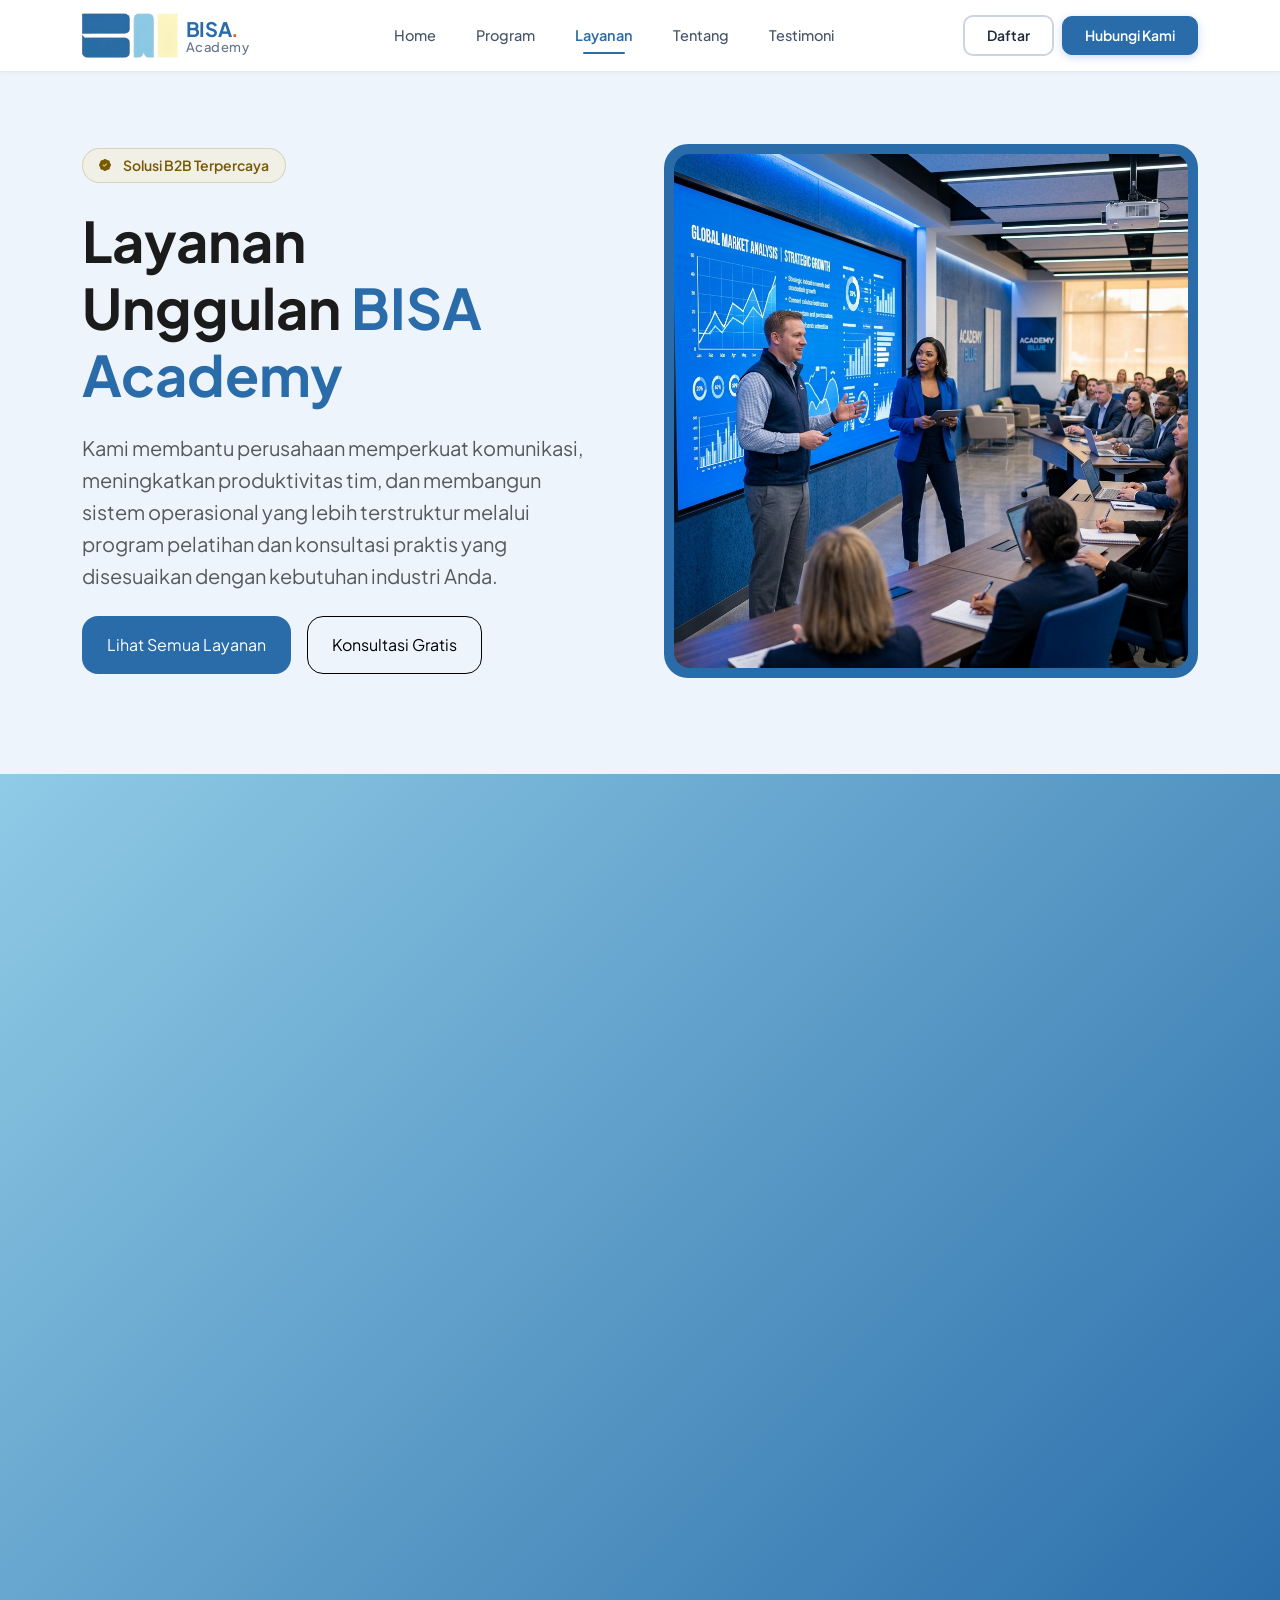
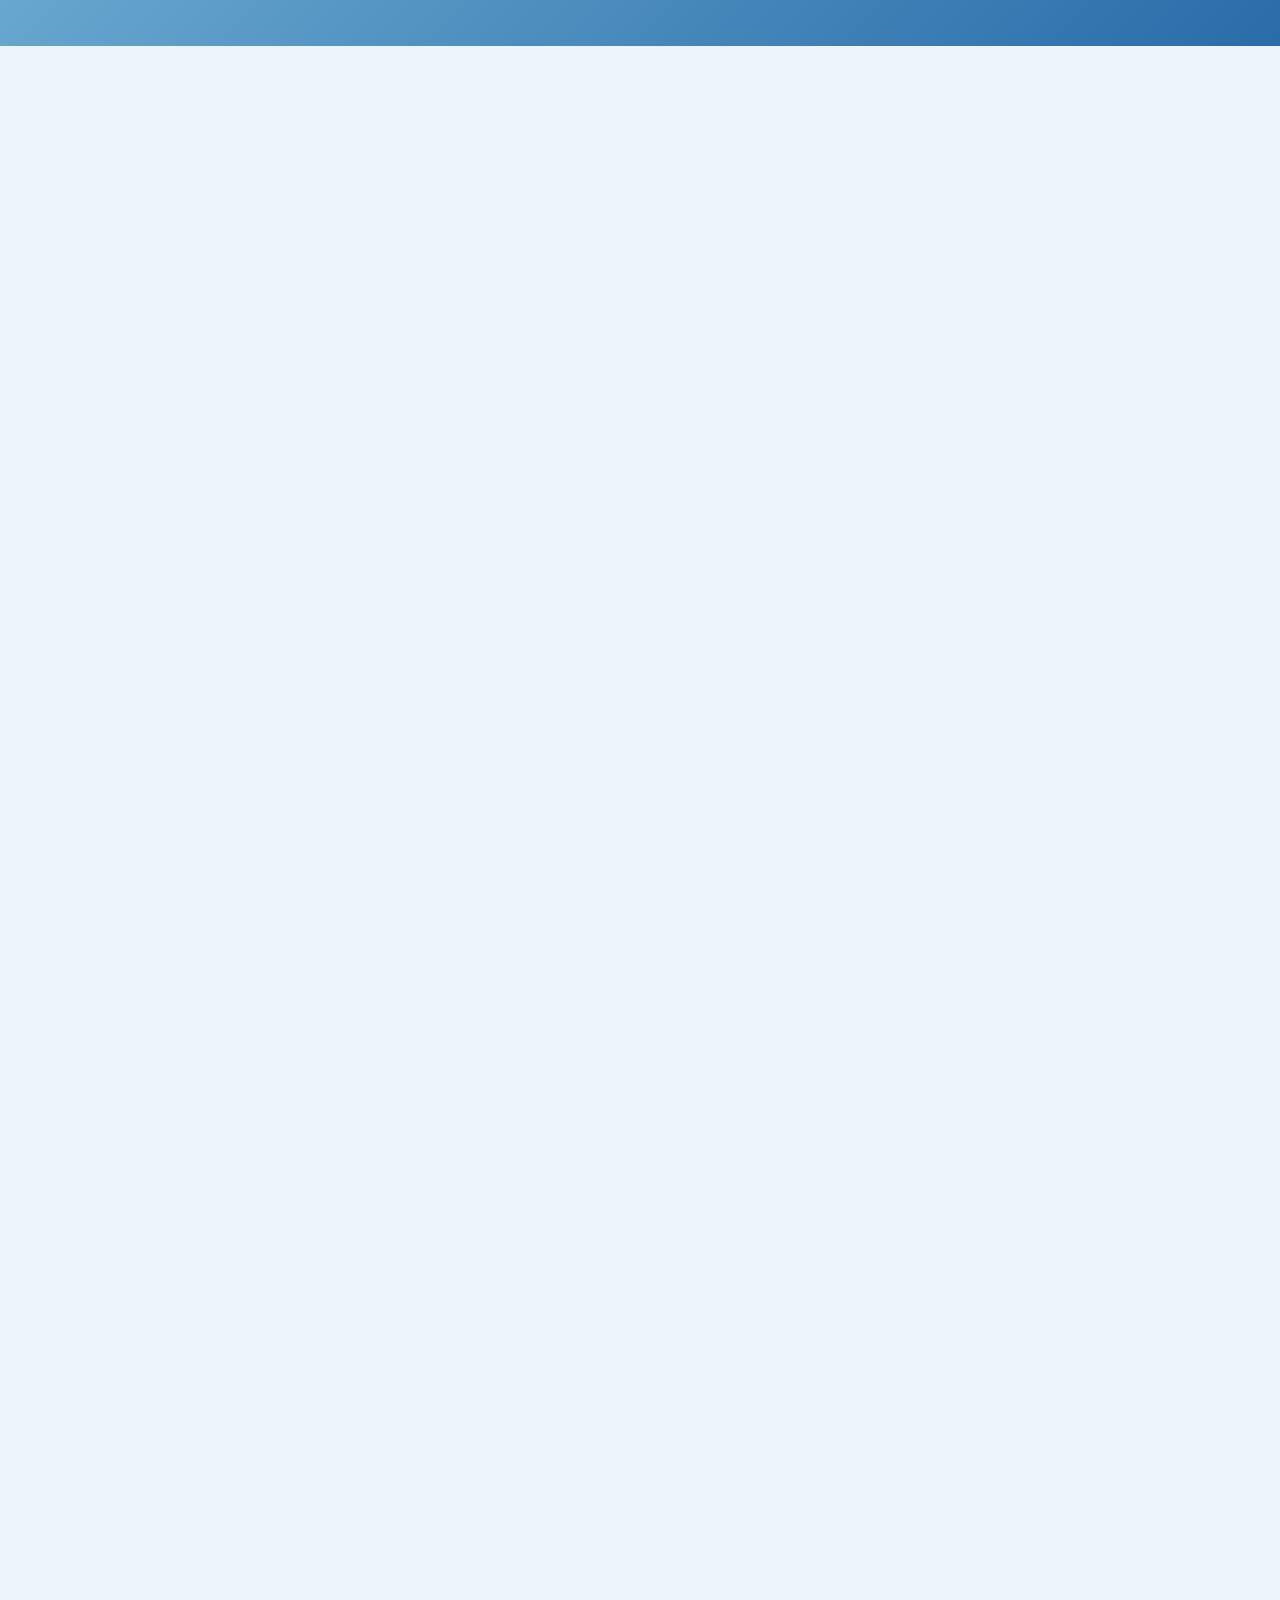
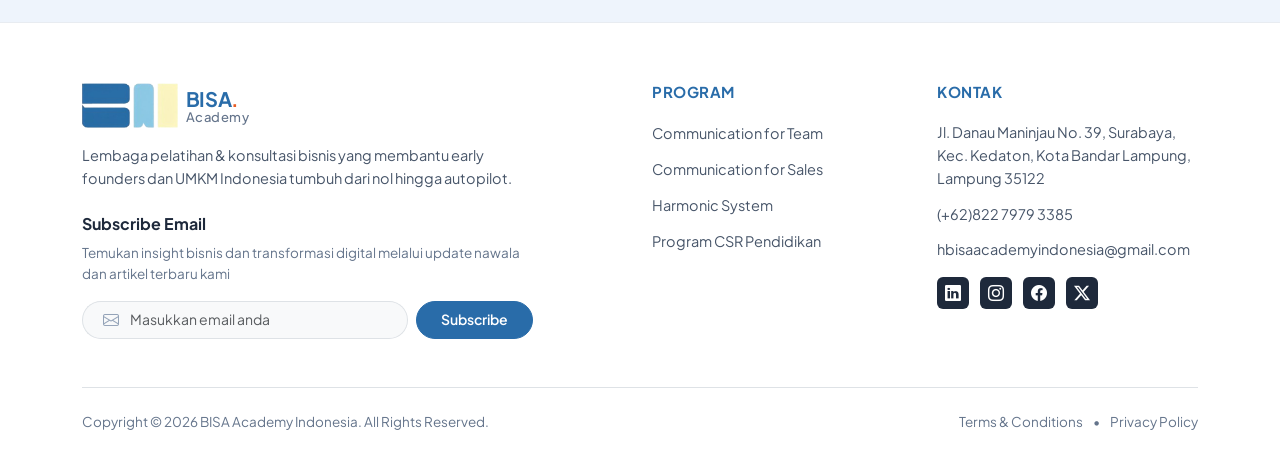
<file: layanan.html>
<!DOCTYPE html>
<html lang="id">

<head>
    <meta charset="UTF-8">
    <meta name="viewport" content="width=device-width, initial-scale=1.0">
    <meta name="description" content="BISA Academy">
    <title>Layanan | BISA Academy</title>
    <link rel="icon" type="image/png" href="assets/icon/favicon.png">
    <link rel="preconnect" href="https://fonts.googleapis.com">
    <link rel="preconnect" href="https://fonts.gstatic.com" crossorigin>
    <link href="https://fonts.googleapis.com/css2?family=Plus+Jakarta+Sans:ital,wght@0,200..800;1,200..800&display=swap"
        rel="stylesheet">
    <link href="https://cdn.jsdelivr.net/npm/bootstrap@5.3.3/dist/css/bootstrap.min.css" rel="stylesheet">
    <link rel="stylesheet" href="https://cdn.jsdelivr.net/npm/bootstrap-icons@1.11.1/font/bootstrap-icons.css">
    <link rel="stylesheet" href="style.css">
    <link href="https://unpkg.com/aos@2.3.1/dist/aos.css" rel="stylesheet">
    <style>
        body {
            font-family: 'Plus Jakarta Sans', sans-serif;
            background-color: #eef4fc;
            color: #1b1b1b;
            overflow-x: hidden;
        }

        .overlay-border {
            display: inline-flex;
            align-items: center;
            gap: 8px;
            padding: 6px 16px;
            background-color: rgba(255, 223, 152, 0.2);
            border-radius: 9999px;
            border: 1px solid rgba(119, 90, 0, 0.2);
            color: #775a00;
            font-weight: 600;
            font-size: 14px;
        }

        .badge-yellow {
            background-color: #fcf6c2;
            color: #7c794e;
            font-weight: 700;
            font-size: 12px;
            border-radius: 16px;
            padding: 6px 12px;
            display: inline-block;
        }

        .text-blue {
            color: #296ca9 !important;
        }

        .hero-image-frame {
            background-color: #296ca9;
            border-radius: 24px;
            overflow: hidden;
            display: flex;
            align-items: center;
            justify-content: center;
            padding: 10px;
            max-width: 600px;
            margin: 0 auto;
        }

        .hero-image-frame img {
            width: 100%;
            height: auto;
            object-fit: cover;
            border-radius: 16px;
            display: block;
        }

        .services-section {
            background: linear-gradient(135deg, #8fcbe6 0%, #296ca9 100%);
            color: #ffffff;
        }

        .service-card {
            border-radius: 24px;
            border: none;
            background-color: #ffffff;
            box-shadow: 0 10px 30px rgba(0, 0, 0, 0.05);
            height: 100%;
        }

        .service-card .card-title {
            font-family: "Plus Jakarta Sans", sans-serif;
            font-weight: 700;
            color: #1b1b1b;
            font-size: 20px;
            margin-bottom: 12px;
        }

        .service-card .card-text {
            color: #414750;
            font-size: 15px;
            line-height: 1.6;
        }

        .icon-box {
            width: 56px;
            height: 56px;
            display: flex;
            align-items: center;
            justify-content: center;
            border-radius: 12px;
            margin-bottom: 20px;
        }

        .icon-box.bg-blue-soft {
            background-color: #eef4fc;
            color: #296ca9;
        }

        .icon-box.bg-orange-soft {
            background-color: #fff3e1;
            color: #b7791f;
        }

        .icon-box.bg-gold-soft {
            background-color: #fff6db;
            color: #7c794e;
        }

        .icon-box.bg-gray-soft {
            background-color: #eef1f6;
            color: #4b5563;
        }

        .methodology-card {
            border: none;
            border-radius: 20px;
            background-color: #ffffff;
            box-shadow: 0 8px 24px rgba(0, 0, 0, 0.04);
            height: 100%;
        }

        .methodology-card .card-title {
            font-weight: 700;
            color: #1b1b1b;
            font-size: 18px;
            margin-bottom: 15px;
        }

        .methodology-card .card-text {
            font-size: 14px;
            color: #414750;
            line-height: 1.6;
        }

        .hubungi-kami-banner {
            background: linear-gradient(180deg, rgba(143, 203, 230, 0.15) 0%, rgba(41, 108, 169, 0.9) 100%);
            border-radius: 40px;
            overflow: hidden;
            padding: 60px 40px 0 40px;
            text-align: center;
        }

        .hubungi-kami-banner h2 {
            font-size: 36px;
            font-weight: 700;
            max-width: 750px;
            margin: 0 auto 20px auto;
            color: #121212;
            line-height: 1.3;
        }

        .hubungi-kami-banner p {
            font-size: 16px;
            max-width: 600px;
            margin: 0 auto 30px auto;
            color: #414750;
            line-height: 1.6;
        }

        .cta-buttons {
            display: flex;
            justify-content: center;
            gap: 16px;
            margin-bottom: 40px;
            flex-wrap: wrap;
        }

        .hubungi-kami-banner .btn-dark {
            background-color: #121212;
            color: #ffffff;
            padding: 12px 28px;
            border-radius: 12px;
            font-weight: 600;
            border: none;
            display: inline-flex;
            align-items: center;
            gap: 8px;
            transition: none;
        }

        .hubungi-kami-banner .btn-light {
            background-color: #ffffff;
            color: #121212;
            padding: 12px 28px;
            border-radius: 12px;
            font-weight: 600;
            border: none;
            display: inline-flex;
            align-items: center;
            gap: 8px;
            transition: none;
        }

        .hubungi-kami-banner .cta-image-wrapper {
            display: flex;
            justify-content: center;
            margin-top: 20px;
        }

        .hubungi-kami-banner .cta-image-wrapper img {
            max-width: 100%;
            height: auto;
            display: block;
        }

        .cta-section {
            max-width: 1120px;
            margin: 80px auto;
            padding: 60px 40px 0 40px;
            background: linear-gradient(180deg, rgba(143, 203, 230, 0.15) 0%, rgba(41, 108, 169, 0.9) 100%);
            border-radius: 40px;
            text-align: center;
            position: relative;
            overflow: hidden;
            color: #ffffff;
        }

        .cta-section h2 {
            font-size: 40px;
            font-weight: 700;
            line-height: 1.3;
            max-width: 750px;
            margin: 0 auto 20px auto;
        }

        .cta-section p {
            font-size: 16px;
            line-height: 1.6;
            max-width: 600px;
            margin: 0 auto 30px auto;
        }

        .cta-buttons {
            display: flex;
            justify-content: center;
            gap: 16px;
            margin-bottom: 40px;
            flex-wrap: wrap;
        }

        .btn-dark,
        .btn-light {
            padding: 14px 28px;
            border-radius: 12px;
            font-weight: 600;
            display: inline-flex;
            align-items: center;
            gap: 10px;
            text-decoration: none;
            transition: all 0.3s ease;
            border: none;
            font-size: 16px;
        }

        .btn-dark {
            background-color: #121212;
            color: #ffffff;
        }

        .btn-dark:hover {
            background-color: #000000;
            transform: translateY(-2px);
            box-shadow: 0 5px 15px rgba(0, 0, 0, 0.3);
        }

        .btn-light {
            background-color: #ffffff;
            color: #121212;
        }

        .btn-light:hover {
            background-color: #f0f0f0;
            transform: translateY(-2px);
            box-shadow: 0 5px 15px rgba(0, 0, 0, 0.2);
        }

        .btn-dark i,
        .btn-light i {
            font-size: 18px;
        }

        .cta-image-wrapper {
            display: flex;
            justify-content: center;
            margin-top: 20px;
        }

        .cta-image-wrapper img {
            max-width: 100%;
            height: auto;
            display: block;
        }

        @media (max-width: 991.98px) {
            .cta-section {
                padding: 50px 30px 0 30px;
                margin: 60px 20px;
            }

            .cta-section h2 {
                font-size: 34px;
            }

            .cta-image-wrapper {
                max-width: 500px;
            }
        }

        @media (max-width: 767.98px) {
            .cta-section {
                padding: 40px 24px 0 24px;
                margin: 50px 15px;
                border-radius: 30px;
            }

            .cta-section h2 {
                font-size: 28px;
            }

            .cta-section p {
                font-size: 15px;
            }

            .cta-buttons {
                flex-direction: column;
                align-items: stretch;
                width: 100%;
                max-width: 320px;
                gap: 12px;
                margin: 0 auto 30px auto;
            }

            .cta-image-wrapper {
                max-width: 420px;
            }
        }

        @media (max-width: 575.98px) {
            .cta-section {
                padding: 35px 20px 0 20px;
                border-radius: 25px;
            }

            .cta-section h2 {
                font-size: 24px;
                margin-bottom: 16px;
            }

            .cta-section p {
                font-size: 14px;
                margin-bottom: 25px;
            }

            .cta-buttons {
                max-width: 280px;
                margin-bottom: 25px;
            }

            .cta-image-wrapper {
                max-width: 340px;
            }
        }
    .btn-layanan {
        background-color: #296CA9;
        color: white;
    }

    .btn-layanan:hover {
        background-color: #3381ca;
        color: white;
    }
    .btn-konsul {
        background-color: transparent;
        color: black;
        border-color: #000000;
    }

    .btn-konsul:hover {
        background-color: rgba(175, 175, 175, 0.363);
        color: black;
        border-color: #000000;
    }
    </style>
</head>

<body>
    <nav class="navbar navbar-expand-lg fixed-top navbar-bisa" id="navbar">
        <div class="container">
            <a href="index.html" class="navbar-brand d-flex align-items-center gap-2" id="navbar-logo">
                <img src="assets/icon/icon-Bisa-Academy.png" alt="BISA Academy Logo" class="logo-image">
                <div class="logo-text">
                    <span class="brand-name">BISA<span class="titik">.</span></span>
                    <span class="brand-sub">Academy</span>
                </div>
            </a>

            <!-- navbar mobile -->
            <button class="navbar-toggler" type="button" data-bs-toggle="collapse" data-bs-target="#navbarContent"
                aria-controls="navbarContent" aria-expanded="false" aria-label="Toggle navigation">
                <span class="navbar-toggler-icon"></span>
            </button>

            <div class="collapse navbar-collapse" id="navbarContent">
                <ul class="navbar-nav mx-auto mb-2 mb-lg-0">
                    <li class="nav-item">
                        <a class="nav-link" href="index.html" id="nav-program">Home</a>
                    </li>
                    <li class="nav-item">
                        <a class="nav-link" href="program.html" id="nav-program">Program</a>
                    </li>
                    <li class="nav-item">
                        <a class="nav-link active" href="layanan.html" id="nav-layanan">Layanan</a>
                    </li>
                    <li class="nav-item">
                        <a class="nav-link" href="tentang.html" id="nav-tentang">Tentang</a>
                    </li>
                    <li class="nav-item">
                        <a class="nav-link" href="index.html#testimoni" id="nav-testimoni">Testimoni</a>
                    </li>
                </ul>

                <div class="d-flex align-items-center gap-2 navbar-actions">
                    <a href="register.html" class="btn btn-outline-secondary btn-masuk" id="btn-signup">Daftar</a>
                    <a href="#hubungi-kami-title" class="btn btn-primary btn-hubungi" id="btn-hubungi">Hubungi Kami</a>
                </div>
            </div>
        </div>
    </nav>

    <main>
        <section class="py-5 mt-5" id="layanan" aria-labelledby="hero-title">
            <div class="container py-lg-5">
                <div class="row align-items-center g-5">
                    <div class="col-lg-6" data-aos="fade-up" data-aos-duration="1000">
                        <div class="overlay-border mb-4">
                            <i class="bi bi-patch-check-fill"
                                style="font-size: 12px; color: #775a00; display: inline-flex; line-height: 1;"></i>
                            <span class="ms-1">Solusi B2B Terpercaya</span>
                        </div>
                        <h1 class="fw-bold display-4 mb-4" id="hero-title" style="line-height: 1.2;">
                            Layanan<br />Unggulan <span class="text-blue">BISA</span><br />
                            <span class="text-blue">Academy</span>
                        </h1>
                        <p class="text-muted fs-5 mb-4" style="line-height: 1.6; max-width: 520px;">
                            Kami membantu perusahaan memperkuat komunikasi, meningkatkan produktivitas tim, dan
                            membangun sistem operasional yang lebih terstruktur melalui program pelatihan dan konsultasi
                            praktis yang disesuaikan dengan kebutuhan industri Anda.
                        </p>
                        <div class="d-flex flex-wrap gap-3">
                            <a href="#layanan-kami-title" class="btn btn-layanan px-4 py-3 rounded-4"
                                aria-label="Lihat semua layanan">
                                Lihat Semua Layanan
                            </a>
                            <a href="formulir-pendaftaran.html" class="btn btn-konsul px-4 py-3 rounded-4"
                                aria-label="Konsultasi gratis">
                                Konsultasi Gratis
                            </a>
                        </div>
                    </div>
                    <div class="col-lg-6" data-aos="fade-left" data-aos-duration="1000" data-aos-delay="200">
                        <div class="hero-image-frame">
                            <img src="assets/img/hero_layanan_blue.png" alt="Layanan BISA Academy" class="img-fluid" />
                        </div>
                    </div>
                </div>
            </div>
        </section>

        <!-- Service -->
        <section class="services-section py-5" aria-labelledby="layanan-kami-title">
            <div class="container py-5">
                <div class="text-center mb-5" data-aos="fade-up" data-aos-duration="1000">
                    <div class="badge-yellow mb-3">Layanan Kami</div>
                    <h2 class="fw-bold display-5 text-white mb-3" id="layanan-kami-title">Lebih dari Sekadar Pelatihan
                    </h2>
                    <p class="text-white-50 mx-auto" style="max-width: 600px;">
                        Selain 4 program unggulan, kami juga menyediakan layanan pendukung untuk kebutuhan pengembangan
                        organisasi Anda.
                    </p>
                </div>

                <div class="row row-cols-1 row-cols-lg-2 g-4">
                    <!-- Card 1 -->
                    <div class="col" data-aos="fade-up" data-aos-duration="800" data-aos-delay="100">
                        <article class="service-card p-4 d-flex flex-column" aria-labelledby="layanan-inhouse-title">
                            <div class="icon-box bg-blue-soft">
                                <i class="bi bi-building-fill fs-4"></i>
                            </div>
                            <h3 class="card-title" id="layanan-inhouse-title">In-House Training</h3>
                            <p class="card-text mb-0">
                                Program pelatihan langsung di lokasi perusahaan Anda dengan konten yang disesuaikan
                                penuh dengan kebutuhan dan budaya organisasi.
                            </p>
                        </article>
                    </div>

                    <!-- Card 2 -->
                    <div class="col" data-aos="fade-up" data-aos-duration="800" data-aos-delay="200">
                        <article class="service-card p-4 d-flex flex-column" aria-labelledby="layanan-consulting-title">
                            <div class="icon-box bg-gold-soft">
                                <i class="bi bi-briefcase-fill fs-4"></i>
                            </div>
                            <h3 class="card-title" id="layanan-consulting-title">Consulting &amp; Advisory</h3>
                            <p class="card-text mb-0">
                                Pendampingan konsultasi strategis untuk merancang sistem komunikasi dan operasional
                                bisnis yang lebih efektif dan terstruktur.
                            </p>
                        </article>
                    </div>

                    <!-- Card 3 -->
                    <div class="col" data-aos="fade-up" data-aos-duration="800" data-aos-delay="300">
                        <article class="service-card p-4 d-flex flex-column" aria-labelledby="layanan-asesmen-title">
                            <div class="icon-box bg-orange-soft">
                                <i class="bi bi-clipboard-check-fill fs-4"></i>
                            </div>
                            <h3 class="card-title" id="layanan-asesmen-title">Asesmen &amp; Evaluasi</h3>
                            <p class="card-text mb-0">
                                Layanan asesmen kompetensi dan evaluasi program untuk mengukur efektivitas pelatihan dan
                                ROI investasi pengembangan SDM Anda.
                            </p>
                        </article>
                    </div>

                    <!-- Card 4 -->
                    <div class="col" data-aos="fade-up" data-aos-duration="800" data-aos-delay="400">
                        <article class="service-card p-4 d-flex flex-column" aria-labelledby="layanan-webinar-title">
                            <div class="icon-box bg-gray-soft">
                                <i class="bi bi-mortarboard-fill fs-4"></i>
                            </div>
                            <h3 class="card-title" id="layanan-webinar-title">Webinar &amp; Workshop</h3>
                            <p class="card-text mb-0">
                                Sesi pembelajaran online dan offline format singkat yang padat dan langsung aplikatif
                                topik-topik spesifik yang dibutuhkan tim Anda.
                            </p>
                        </article>
                    </div>
                </div>
            </div>
        </section>

        <!-- Methodology Section -->
        <section class="py-5" aria-labelledby="metodologi-title">
            <div class="container py-5">
                <!-- Section Header -->
                <div class="text-center mb-5" data-aos="fade-up" data-aos-duration="1000">
                    <div class="badge-yellow mb-3">Metodologi</div>
                    <h2 class="fw-bold display-5 mb-3" id="metodologi-title">Bagaimana kami membantu Produktivitas Anda?
                    </h2>
                    <p class="text-muted mx-auto" style="max-width: 600px;">
                        Setiap program BISA Academy dirancang dengan metodologi yang memastikan hasil nyata dan
                        perubahan berkelanjutan.
                    </p>
                </div>

                <!-- Cards Grid -->
                <div class="row row-cols-1 row-cols-lg-3 g-4">
                    <!-- Card 1 -->
                    <div class="col" data-aos="fade-up" data-aos-duration="800" data-aos-delay="100">
                        <article class="methodology-card p-4 d-flex flex-column">
                            <h3 class="card-title d-flex align-items-center">
                                <i class="bi bi-person-workspace text-blue me-2"></i>
                                Aktif &amp; Experiential
                            </h3>
                            <hr class="my-3 text-muted opacity-25">
                            <p class="card-text text-muted mb-0">
                                • Learning by doing — bukan sekadar mendengarkan<br />
                                • Simulasi kasus nyata dari industri Anda<br />
                                • Role-play dan praktik langsung di setiap sesi<br />
                                • Peserta langsung bisa aplikasikan ilmu hari itu
                            </p>
                        </article>
                    </div>

                    <!-- Card 2 -->
                    <div class="col" data-aos="fade-up" data-aos-duration="800" data-aos-delay="200">
                        <article class="methodology-card p-4 d-flex flex-column">
                            <h3 class="card-title d-flex align-items-center">
                                <i class="bi bi-sliders text-blue me-2"></i>
                                Customized &amp; Relevan
                            </h3>
                            <hr class="my-3 text-muted opacity-25">
                            <p class="card-text text-muted mb-0">
                                • Modul disesuaikan dengan industri dan kebutuhan klien<br />
                                • Asesmen kebutuhan sebelum program dimulai<br />
                                • Studi kasus dari konteks bisnis Anda sendiri<br />
                                • Fleksibel: online, offline, atau hybrid
                            </p>
                        </article>
                    </div>

                    <!-- Card 3 -->
                    <div class="col" data-aos="fade-up" data-aos-duration="800" data-aos-delay="300">
                        <article class="methodology-card p-4 d-flex flex-column">
                            <h3 class="card-title d-flex align-items-center">
                                <i class="bi bi-graph-up-arrow text-blue me-2"></i>
                                Dampak Berkelanjutan
                            </h3>
                            <hr class="my-3 text-muted opacity-25">
                            <p class="card-text text-muted mb-0">
                                • Follow-up dan coaching setelah program selesai<br />
                                • Pengukuran perubahan perilaku secara terstruktur<br />
                                • Laporan dampak yang transparan untuk manajemen<br />
                                • Dukungan implementasi di lapangan
                            </p>
                        </article>
                    </div>
                </div>
            </div>
        </section>

        <!-- Section Hubungi Kami -->
        <section class="hubungi-kami cta-section" id="hubungi-kami" aria-labelledby="hubungi-kami-title"
            data-aos="zoom-in" data-aos-duration="1000">
            <h2 id="hubungi-kami-title">
                Siap Memulai Perjalanan Transformasi Bersama BISA Academy?
            </h2>
            <p class="text-wrapper-23">
                Konsultasikan kebutuhan pelatihan dan pengembangan tim Anda. Gratis, tanpa komitmen.
            </p>
            <div class="cta-buttons">
                <a href="#" class="btn-dark" aria-label="Hubungi Kami melalui WhatsApp">
                    <i class="bi bi-whatsapp"></i>
                    <span>Hubungi Kami</span>
                </a>
                <a href="formulir-pendaftaran.html" class="btn-light" aria-label="Konsultasi Gratis">
                    <i class="bi bi-calendar-event"></i>
                    <span>Konsultasi Gratis</span>
                </a>
            </div>
            <div class="cta-image-wrapper">
                <img class="image" src="assets/landingPage/people2.png" alt="Tim BISA Academy" width="790" height="auto"
                    loading="lazy" />
            </div>
        </section>
    </main>

    <footer class="footer-bisa">
        <div class="container">
            <div class="row gy-4">
                <div class="col-lg-5">
                    <a href="index.html" class="d-flex align-items-center gap-2 mb-3 text-decoration-none">
                        <img src="assets/icon/icon-Bisa-Academy.png" alt="BISA Academy Logo" class="logo-image">
                        <div class="logo-text">
                            <span class="brand-name">BISA<span class="titik">.</span></span>
                            <span class="brand-sub">Academy</span>
                        </div>
                    </a>
                    <p class="footer-desc mb-4">
                        Lembaga pelatihan & konsultasi bisnis yang membantu early founders dan UMKM Indonesia tumbuh
                        dari nol hingga autopilot.
                    </p>

                    <h5 class="subscribe-title mb-2">Subscribe Email</h5>
                    <p class="subscribe-desc mb-3">Temukan insight bisnis dan transformasi digital melalui update nawala
                        dan artikel terbaru kami</p>

                    <form class="subscribe-form d-flex">
                        <div class="input-group">
                            <span class="input-group-text bg-light border-end-0 rounded-start-pill"><i
                                    class="bi bi-envelope"></i></span>
                            <input type="email" class="form-control bg-light border-start-0 rounded-end-pill px-0"
                                placeholder="Masukkan email anda" required>
                        </div>
                        <button class="btn btn-primary btn-subscribe rounded-pill ms-2 px-4"
                            type="submit">Subscribe</button>
                    </form>
                </div>

                <div class="col-lg-1"></div>

                <div class="col-lg-3 col-md-6 mt-5 mt-lg-4">
                    <h5 class="footer-title">PROGRAM</h5>
                    <ul class="footer-links list-unstyled">
                        <li><a href="#">Communication for Team</a></li>
                        <li><a href="#">Communication for Sales</a></li>
                        <li><a href="#">Harmonic System</a></li>
                        <li><a href="#">Program CSR Pendidikan</a></li>
                    </ul>
                </div>

                <div class="col-lg-3 col-md-6 mt-4 mt-lg-4">
                    <h5 class="footer-title">KONTAK</h5>
                    <ul class="footer-contact list-unstyled">
                        <li>Jl. Danau Maninjau No. 39, Surabaya, Kec. Kedaton, Kota Bandar Lampung, Lampung 35122</li>
                        <li>(+62)822 7979 3385</li>
                        <li>hbisaacademyindonesia@gmail.com</li>
                    </ul>
                    <div class="social-links mt-3">
                        <a href="#"><i class="bi bi-linkedin"></i></a>
                        <a href="#"><i class="bi bi-instagram"></i></a>
                        <a href="#"><i class="bi bi-facebook"></i></a>
                        <a href="#"><i class="bi bi-twitter-x"></i></a>
                    </div>
                </div>
            </div>
            <div
                class="footer-bottom mt-5 pt-4 border-top d-flex flex-column flex-md-row justify-content-between align-items-center">
                <p class="mb-2 mb-md-0">Copyright &copy; 2026 BISA Academy Indonesia. All Rights Reserved.</p>
                <div class="footer-legal">
                    <a href="#">Terms & Conditions</a> <span class="mx-2">•</span> <a href="#">Privacy Policy</a>
                </div>
            </div>
        </div>
    </footer>
    <script src="https://cdn.jsdelivr.net/npm/bootstrap@5.3.3/dist/js/bootstrap.bundle.min.js"></script>
    <script src="https://unpkg.com/aos@2.3.1/dist/aos.js"></script>
    <script>
        AOS.init();
    </script>
</body>

</html>
</file>
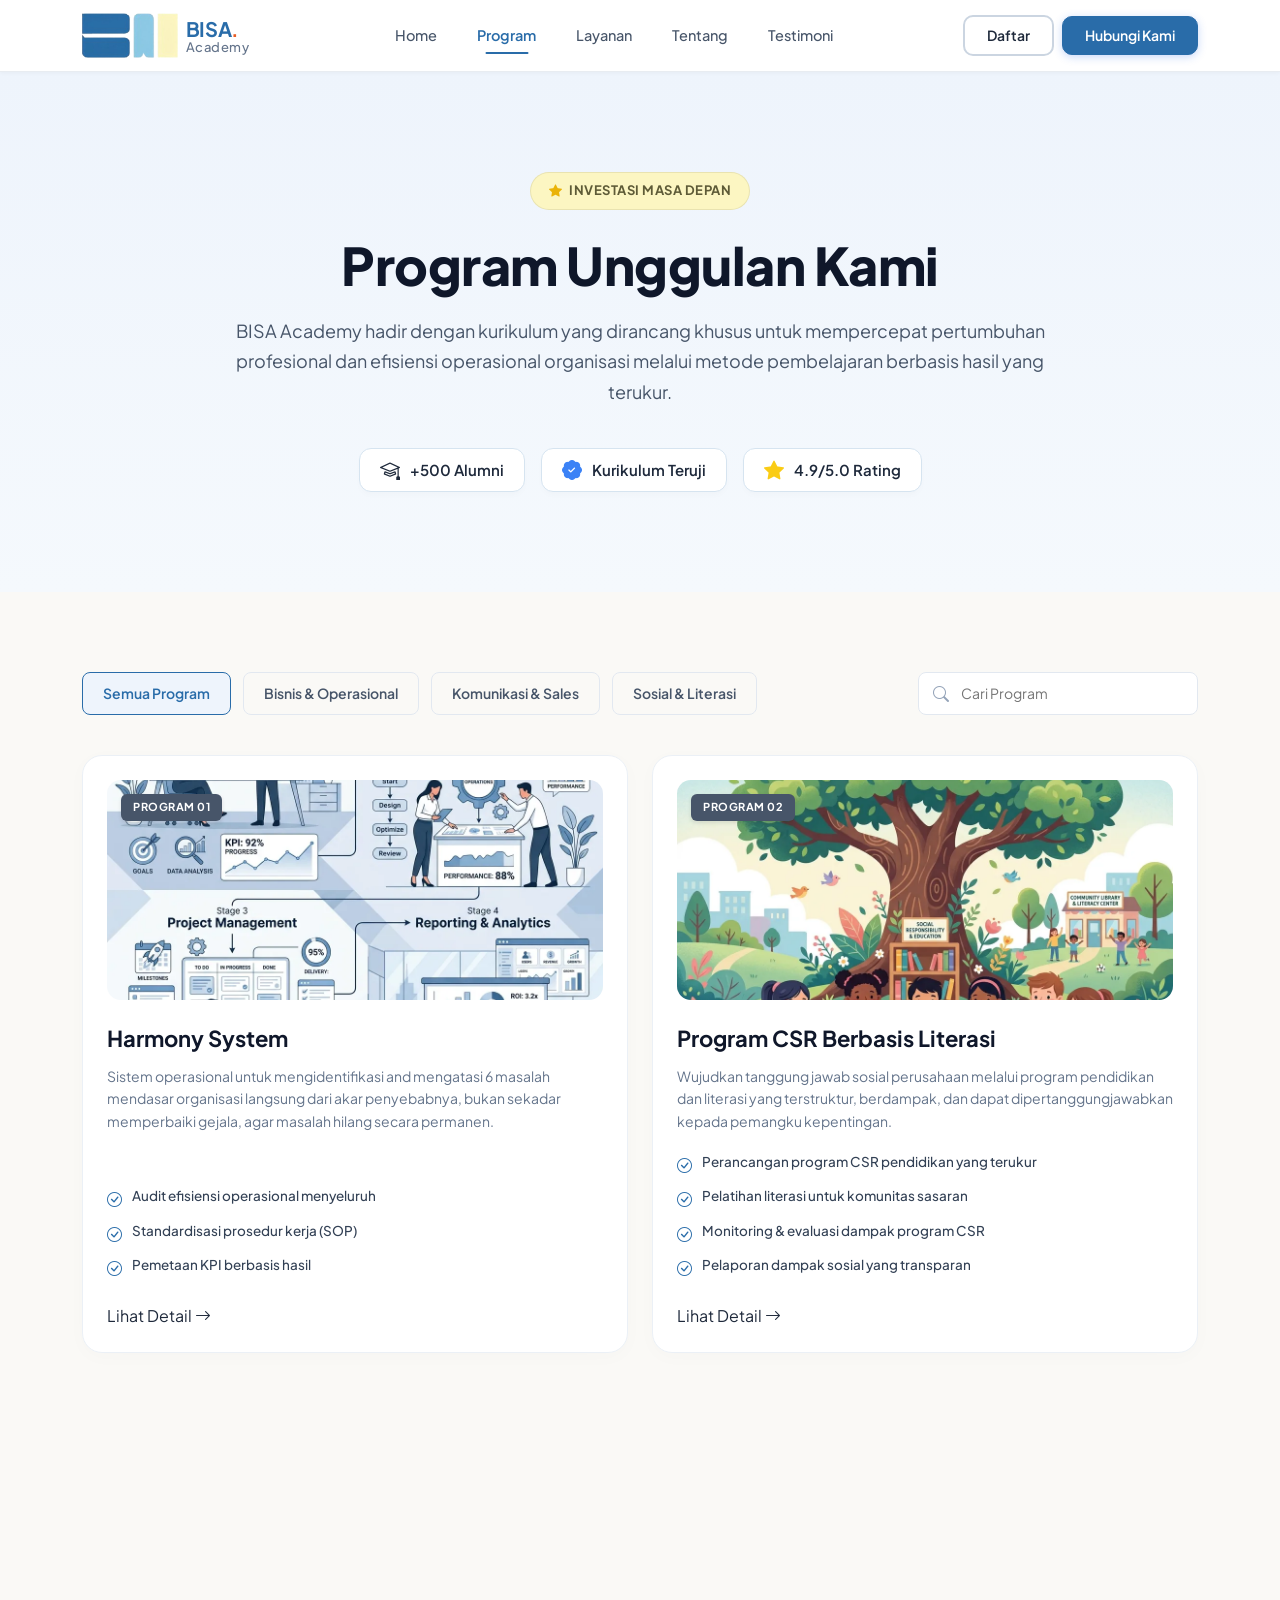
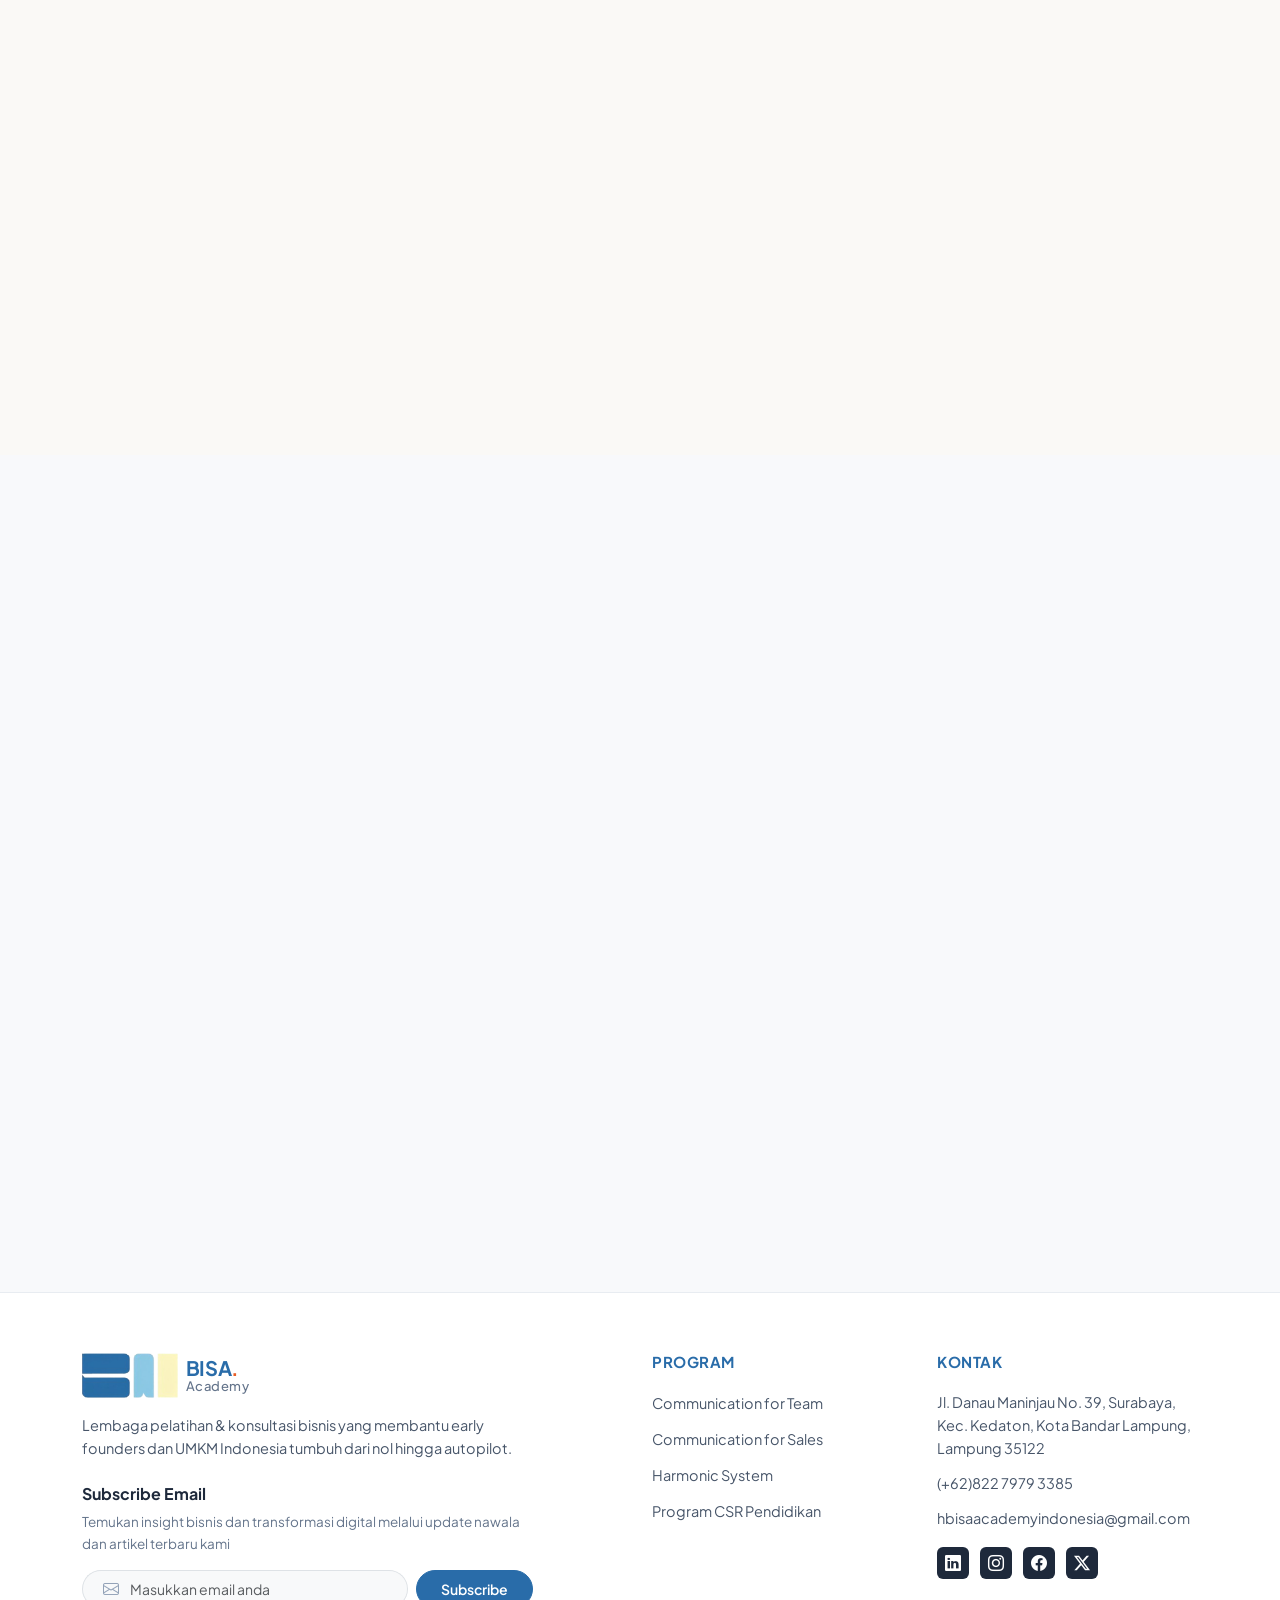
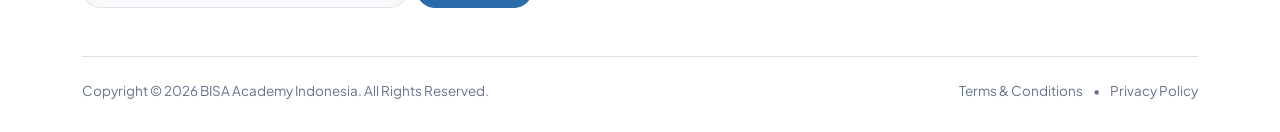
<file: program.html>
<!DOCTYPE html>
<html lang="id">

<head>
    <meta charset="UTF-8">
    <meta name="viewport" content="width=device-width, initial-scale=1.0">
    <meta name="description" content="Formulir Pendaftaran - BISA Academy">
    <title>Program | BISA Academy</title>
    <link rel="icon" type="image/png" href="assets/icon/favicon.png">
    <link rel="preconnect" href="https://fonts.googleapis.com">
    <link rel="preconnect" href="https://fonts.gstatic.com" crossorigin>
    <link href="https://fonts.googleapis.com/css2?family=Plus+Jakarta+Sans:ital,wght@0,200..800;1,200..800&display=swap"
        rel="stylesheet">
    <link href="https://cdn.jsdelivr.net/npm/bootstrap@5.3.3/dist/css/bootstrap.min.css" rel="stylesheet">
    <link rel="stylesheet" href="https://cdn.jsdelivr.net/npm/bootstrap-icons@1.11.1/font/bootstrap-icons.css">
    <link rel="stylesheet" href="style.css">
    <link href="https://unpkg.com/aos@2.3.1/dist/aos.css" rel="stylesheet">
    <style>
        .program-hero {
            background: linear-gradient(180deg, #EEF4FC 0%, #F5F9FD 100%);
            padding: 100px 0;
            display: flex;
            align-items: center;
            justify-content: center;
        }

        .program-badge {
            display: inline-block;
            background-color: #FCF6C2;
            color: #5E5B37;
            font-size: 13px;
            font-weight: 700;
            padding: 8px 18px;
            border-radius: 50px;
            border: 1px solid rgba(124, 121, 78, 0.15);
            margin-bottom: 24px;
            letter-spacing: 0.5px;
            text-transform: uppercase;
        }

        .program-badge i {
            color: #EAB308;
        }

        .program-title {
            font-size: 52px;
            font-weight: 800;
            color: #0F172A;
            line-height: 1.2;
            margin-bottom: 20px;
            letter-spacing: -0.5px;
        }

        .program-desc {
            font-size: 18px;
            line-height: 1.7;
            color: #475569;
            max-width: 820px;
            margin: 0 auto 40px auto;
        }

        .stat-card {
            background-color: #ffffff;
            border: 1.5px solid #D6E4F0;
            border-radius: 12px;
            padding: 10px 20px;
            display: inline-flex;
            align-items: center;
            gap: 10px;
            box-shadow: 0 4px 6px -1px rgba(0, 0, 0, 0.02), 0 2px 4px -1px rgba(0, 0, 0, 0.01);
            transition: all 0.25s ease;
            cursor: default;
        }

        .stat-card:hover {
            box-shadow: 0 10px 15px -3px rgba(0, 0, 0, 0.05), 0 4px 6px -2px rgba(0, 0, 0, 0.02);
            border-color: #B9D2E6;
        }

        .stat-icon {
            font-size: 20px;
            display: flex;
            align-items: center;
            justify-content: center;
        }

        .icon-alumni {
            color: #1E293B;
        }

        .icon-kurikulum {
            color: #3B82F6;
        }

        .icon-rating {
            color: #FACC15;
        }

        .stat-text {
            font-size: 15px;
            font-weight: 600;
            color: #1E293B;
        }

        @media (max-width: 991.98px) {
            .program-title {
                font-size: 42px;
            }

            .program-hero {
                padding: 80px 0;
            }
        }

        @media (max-width: 575.98px) {
            .program-title {
                font-size: 32px;
            }

            .program-desc {
                font-size: 15.5px;
                margin-bottom: 30px;
            }

            .stat-card {
                width: 100%;
                justify-content: center;
                padding: 12px 20px;
            }
        }

        .program-list-section {
            background-color: #FAF9F6;
            padding: 80px 0;
        }

        .filter-search-bar {
            display: flex;
            justify-content: space-between;
            align-items: center;
            margin-bottom: 40px;
            gap: 20px;
        }

        .filter-tabs {
            display: flex;
            flex-wrap: wrap;
            gap: 12px;
        }

        .filter-btn {
            background-color: transparent;
            border: 1.5px solid #E2E8F0;
            color: #475569;
            font-size: 14px;
            font-weight: 600;
            padding: 10px 20px;
            border-radius: 8px;
            transition: all 0.25s ease;
            cursor: pointer;
        }

        .filter-btn:hover {
            background-color: #F1F5F9;
            color: #1E293B;
            border-color: #CBD5E1;
        }

        .filter-btn.active {
            background-color: #EEF4FC;
            color: #296CA9;
            border-color: #296CA9;
        }

        .search-wrapper {
            position: relative;
            width: 280px;
        }

        .search-input {
            width: 100%;
            padding: 10px 16px 10px 42px;
            border: 1.5px solid #E2E8F0;
            border-radius: 8px;
            font-size: 14px;
            color: #1E293B;
            outline: none;
            transition: all 0.25s ease;
            background-color: #ffffff;
        }

        .search-input:focus {
            border-color: #296CA9;
            box-shadow: 0 0 0 3px rgba(41, 108, 169, 0.1);
        }

        .search-icon-btn {
            position: absolute;
            left: 15px;
            top: 50%;
            transform: translateY(-50%);
            color: #94A3B8;
            font-size: 16px;
            pointer-events: none;
            display: flex;
            align-items: center;
            justify-content: center;
        }

        .program-card {
            background-color: #ffffff;
            border: 1.5px solid #EBF0F6;
            border-radius: 20px;
            padding: 24px;
            height: 100%;
            display: flex;
            flex-direction: column;
            box-shadow: 0 4px 20px rgba(0, 0, 0, 0.02);
            transition: all 0.3s cubic-bezier(0.4, 0, 0.2, 1);
        }

        .program-card:hover {
            box-shadow: 0 12px 30px rgba(0, 0, 0, 0.06);
            border-color: #D6E4F0;
        }

        .card-img-wrapper {
            position: relative;
            height: 220px;
            border-radius: 14px;
            overflow: hidden;
            margin-bottom: 24px;
            background-color: #F1F5F9;
        }

        .card-img-wrapper img {
            width: 100%;
            height: 100%;
            object-fit: cover;
        }

        /* .program-card:hover .card-img-wrapper img {
            transform: scale(1.05);
        } */

        .card-badge {
            position: absolute;
            top: 14px;
            left: 14px;
            background-color: #475569;
            color: #ffffff;
            font-size: 11px;
            font-weight: 700;
            padding: 5px 12px;
            border-radius: 6px;
            letter-spacing: 0.5px;
            text-transform: uppercase;
            box-shadow: 0 2px 4px rgba(0, 0, 0, 0.1);
        }

        .card-title {
            font-size: 22px;
            font-weight: 700;
            color: #0F172A;
            margin-bottom: 12px;
            line-height: 1.3;
        }

        .card-desc {
            font-size: 14px;
            line-height: 1.6;
            color: #64748B;
            margin-bottom: 20px;
            flex-grow: 1;
        }

        .card-bullets {
            list-style: none;
            padding-left: 0;
            margin-bottom: 24px;
            display: flex;
            flex-direction: column;
            gap: 10px;
        }

        .card-bullet-item {
            font-size: 13.5px;
            font-weight: 500;
            color: #334155;
            display: flex;
            align-items: flex-start;
            gap: 10px;
        }

        .card-bullet-item i {
            color: #296CA9;
            font-size: 15px;
            flex-shrink: 0;
            margin-top: 2px;
        }

        .cta-section {
            max-width: 1120px;
            margin: 80px auto;
            padding: 60px 40px 0 40px;
            background: linear-gradient(180deg, rgba(143, 203, 230, 0.15) 0%, rgba(41, 108, 169, 0.9) 100%);
            border-radius: 40px;
            text-align: center;
            position: relative;
            overflow: hidden;
            color: #ffffff;
        }

        .cta-section h2 {
            font-size: 40px;
            font-weight: 700;
            line-height: 1.3;
            max-width: 750px;
            margin: 0 auto 20px auto;
        }

        .cta-section p {
            font-size: 16px;
            line-height: 1.6;
            max-width: 600px;
            margin: 0 auto 30px auto;
        }

        .cta-buttons {
            display: flex;
            justify-content: center;
            gap: 16px;
            margin-bottom: 40px;
            flex-wrap: wrap;
        }

        .btn-dark,
        .btn-light {
            padding: 14px 28px;
            border-radius: 12px;
            font-weight: 600;
            display: inline-flex;
            align-items: center;
            gap: 10px;
            text-decoration: none;
            transition: all 0.3s ease;
            border: none;
            font-size: 16px;
        }

        .btn-dark {
            background-color: #121212;
            color: #ffffff;
        }

        .btn-dark:hover {
            background-color: #000000;
            transform: translateY(-2px);
            box-shadow: 0 5px 15px rgba(0, 0, 0, 0.3);
        }

        .btn-light {
            background-color: #ffffff;
            color: #121212;
        }

        .btn-light:hover {
            background-color: #f0f0f0;
            transform: translateY(-2px);
            box-shadow: 0 5px 15px rgba(0, 0, 0, 0.2);
        }

        .btn-dark i,
        .btn-light i {
            font-size: 18px;
        }

        .cta-image-wrapper {
            display: flex;
            justify-content: center;
            margin-top: 20px;
        }

        .cta-image-wrapper img {
            max-width: 100%;
            height: auto;
            display: block;
        }

        @media (max-width: 991.98px) {
            .cta-section {
                padding: 50px 30px 0 30px;
                margin: 60px 20px;
            }

            .cta-section h2 {
                font-size: 34px;
            }

            .cta-image-wrapper {
                max-width: 500px;
            }
        }

        @media (max-width: 767.98px) {
            .filter-search-bar {
                flex-direction: column;
                align-items: stretch;
            }

            .search-wrapper {
                width: 100%;
            }

            .cta-section {
                padding: 40px 24px 0 24px;
                margin: 50px 15px;
                border-radius: 30px;
            }

            .cta-section h2 {
                font-size: 28px;
            }

            .cta-section p {
                font-size: 15px;
            }

            .cta-buttons {
                flex-direction: column;
                align-items: stretch;
                width: 100%;
                max-width: 320px;
                gap: 12px;
                margin: 0 auto 30px auto;
            }

            .cta-image-wrapper {
                max-width: 420px;
            }
        }

        @media (max-width: 575.98px) {
            .cta-section {
                padding: 35px 20px 0 20px;
                border-radius: 25px;
            }

            .cta-section h2 {
                font-size: 24px;
                margin-bottom: 16px;
            }

            .cta-section p {
                font-size: 14px;
                margin-bottom: 25px;
            }

            .cta-buttons {
                max-width: 280px;
                margin-bottom: 25px;
            }

            .cta-image-wrapper {
                max-width: 340px;
            }
        }
    </style>
</head>

<body>
    <nav class="navbar navbar-expand-lg fixed-top navbar-bisa" id="navbar">
        <div class="container">

            <a href="index.html" class="navbar-brand d-flex align-items-center gap-2" id="navbar-logo">
                <img src="assets/icon/icon-Bisa-Academy.png" alt="BISA Academy Logo" class="logo-image" width="45"
                    height="45">
                <div class="logo-text">
                    <span class="brand-name">BISA<span class="titik">.</span></span>
                    <span class="brand-sub">Academy</span>
                </div>
            </a>

            <!-- navbar mobile -->
            <button class="navbar-toggler" type="button" data-bs-toggle="collapse" data-bs-target="#navbarContent"
                aria-controls="navbarContent" aria-expanded="false" aria-label="Toggle navigation">
                <span class="navbar-toggler-icon"></span>
            </button>

            <div class="collapse navbar-collapse" id="navbarContent">

                <ul class="navbar-nav mx-auto mb-2 mb-lg-0">
                    <li class="nav-item">
                        <a class="nav-link" href="index.html" id="nav-program">Home</a>
                    </li>
                    <li class="nav-item">
                        <a class="nav-link active" href="program.html" id="nav-program">Program</a>
                    </li>
                    <li class="nav-item">
                        <a class="nav-link" href="layanan.html" id="nav-layanan">Layanan</a>
                    </li>
                    <li class="nav-item">
                        <a class="nav-link" href="tentang.html" id="nav-tentang">Tentang</a>
                    </li>
                    <li class="nav-item">
                        <a class="nav-link" href="index.html#testimoni" id="nav-testimoni">Testimoni</a>
                    </li>
                </ul>

                <div class="d-flex align-items-center gap-2 navbar-actions">
                    <a href="register.html" class="btn btn-outline-secondary btn-masuk" id="btn-signup">Daftar</a>
                    <a href="#hubungi-kami-title" class="btn btn-primary btn-hubungi" id="btn-hubungi">Hubungi Kami</a>
                </div>

            </div>
        </div>
    </nav>

    <!-- div untuk memberikan jarak (alternatifnya pakai padding-top: 72px;)  -->
    <div style="height: 72px;"></div>

    <!-- konten halaman mulai dari sini -->
    <main>
        <section class="program-hero">
            <div class="container text-center">
                <div class="program-badge" data-aos="fade-down" data-aos-duration="800">
                    <span><i class="bi bi-star-fill me-1"></i> Investasi Masa Depan</span>
                </div>
                <h1 class="program-title" data-aos="fade-up" data-aos-duration="1000" data-aos-delay="100">Program
                    Unggulan Kami</h1>
                <p class="program-desc" data-aos="fade-up" data-aos-duration="1000" data-aos-delay="200">
                    BISA Academy hadir dengan kurikulum yang dirancang khusus untuk mempercepat pertumbuhan profesional
                    dan efisiensi operasional organisasi melalui metode pembelajaran berbasis hasil yang terukur.
                </p>
                <div class="d-flex flex-column flex-sm-row justify-content-center align-items-center gap-3"
                    data-aos="fade-up" data-aos-duration="1000" data-aos-delay="300">
                    <div class="stat-card">
                        <i class="bi bi-mortarboard stat-icon icon-alumni"></i>
                        <span class="stat-text">+500 Alumni</span>
                    </div>
                    <div class="stat-card">
                        <i class="bi bi-patch-check-fill stat-icon icon-kurikulum"></i>
                        <span class="stat-text">Kurikulum Teruji</span>
                    </div>
                    <div class="stat-card">
                        <i class="bi bi-star-fill stat-icon icon-rating"></i>
                        <span class="stat-text">4.9/5.0 Rating</span>
                    </div>
                </div>
            </div>
        </section>

        <section class="program-list-section">
            <div class="container">
                <h2 class="visually-hidden">Daftar Program Kami</h2>
                <div class="filter-search-bar" data-aos="fade-up" data-aos-duration="800">
                    <div class="filter-tabs">
                        <button class="filter-btn active" data-category="all">Semua Program</button>
                        <button class="filter-btn" data-category="bisnis-operasional">Bisnis & Operasional</button>
                        <button class="filter-btn" data-category="komunikasi-sales">Komunikasi & Sales</button>
                        <button class="filter-btn" data-category="sosial-literasi">Sosial & Literasi</button>
                    </div>
                    <div class="search-wrapper">
                        <span class="search-icon-btn"><i class="bi bi-search"></i></span>
                        <input type="text" id="search-program" class="search-input" placeholder="Cari Program">
                    </div>
                </div>
                <div id="program-cards-container" class="row row-cols-1 row-cols-md-2 g-4">
                </div>
            </div>
        </section>

        <!-- Section Hubungi Kami -->
        <section class="hubungi-kami cta-section" id="hubungi-kami" aria-labelledby="hubungi-kami-title"
            data-aos="zoom-in" data-aos-duration="1000">
            <h2 id="hubungi-kami-title">
                Siap Memulai Perjalanan Transformasi Bersama BISA Academy?
            </h2>
            <p class="text-wrapper-23">
                Konsultasikan kebutuhan pelatihan dan pengembangan tim Anda. Gratis, tanpa komitmen.
            </p>
            <div class="cta-buttons">
                <a href="#" class="btn-dark" aria-label="Hubungi Kami melalui WhatsApp">
                    <i class="bi bi-whatsapp"></i>
                    <span>Hubungi Kami</span>
                </a>
                <a href="formulir-pendaftaran.html" class="btn-light" aria-label="Konsultasi Gratis">
                    <i class="bi bi-calendar-event"></i>
                    <span>Konsultasi Gratis</span>
                </a>
            </div>
            <div class="cta-image-wrapper">
                <img class="image" src="assets/landingPage/people2.png" alt="Tim BISA Academy" width="790" height="auto"
                    loading="lazy" />
            </div>
        </section>
    </main>

    <footer class="footer-bisa">
        <div class="container">
            <div class="row gy-4">
                <div class="col-lg-5">
                    <a href="index.html" class="d-flex align-items-center gap-2 mb-3 text-decoration-none">
                        <img src="assets/icon/icon-Bisa-Academy.png" alt="BISA Academy Logo" class="logo-image"
                            width="45" height="45">
                        <div class="logo-text">
                            <span class="brand-name">BISA<span class="titik">.</span></span>
                            <span class="brand-sub">Academy</span>
                        </div>
                    </a>
                    <p class="footer-desc mb-4">
                        Lembaga pelatihan & konsultasi bisnis yang membantu early founders dan UMKM Indonesia tumbuh
                        dari nol hingga autopilot.
                    </p>

                    <h3 class="subscribe-title mb-2">Subscribe Email</h3>
                    <p class="subscribe-desc mb-3">Temukan insight bisnis dan transformasi digital melalui update nawala
                        dan artikel terbaru kami</p>

                    <form class="subscribe-form d-flex">
                        <div class="input-group">
                            <span class="input-group-text bg-light border-end-0 rounded-start-pill"><i
                                    class="bi bi-envelope"></i></span>
                            <input type="email" class="form-control bg-light border-start-0 rounded-end-pill px-0"
                                placeholder="Masukkan email anda" required>
                        </div>
                        <button class="btn btn-primary btn-subscribe rounded-pill ms-2 px-4"
                            type="submit">Subscribe</button>
                    </form>
                </div>

                <div class="col-lg-1"></div>

                <div class="col-lg-3 col-md-6 mt-5 mt-lg-4">
                    <h3 class="footer-title">PROGRAM</h3>
                    <ul class="footer-links list-unstyled">
                        <li><a href="#">Communication for Team</a></li>
                        <li><a href="#">Communication for Sales</a></li>
                        <li><a href="#">Harmonic System</a></li>
                        <li><a href="#">Program CSR Pendidikan</a></li>
                    </ul>
                </div>

                <div class="col-lg-3 col-md-6 mt-4 mt-lg-4">
                    <h3 class="footer-title">KONTAK</h3>
                    <ul class="footer-contact list-unstyled">
                        <li>Jl. Danau Maninjau No. 39, Surabaya, Kec. Kedaton, Kota Bandar Lampung, Lampung 35122</li>
                        <li>(+62)822 7979 3385</li>
                        <li>hbisaacademyindonesia@gmail.com</li>
                    </ul>
                    <div class="social-links mt-3">
                        <a href="#" aria-label="LinkedIn BISA Academy"><i class="bi bi-linkedin"></i></a>
                        <a href="#" aria-label="Instagram BISA Academy"><i class="bi bi-instagram"></i></a>
                        <a href="#" aria-label="Facebook BISA Academy"><i class="bi bi-facebook"></i></a>
                        <a href="#" aria-label="Twitter / X BISA Academy"><i class="bi bi-twitter-x"></i></a>
                    </div>
                </div>
            </div>
            <div
                class="footer-bottom mt-5 pt-4 border-top d-flex flex-column flex-md-row justify-content-between align-items-center">
                <p class="mb-2 mb-md-0">Copyright &copy; 2026 BISA Academy Indonesia. All Rights Reserved.</p>
                <div class="footer-legal">
                    <a href="#">Terms & Conditions</a> <span class="mx-2">•</span> <a href="#">Privacy Policy</a>
                </div>
            </div>
        </div>
    </footer>

    <script src="https://cdn.jsdelivr.net/npm/bootstrap@5.3.3/dist/js/bootstrap.bundle.min.js" defer></script>
    <script src="https://unpkg.com/aos@2.3.1/dist/aos.js"></script>
    <script>
        AOS.init();
    </script>
    <script src="script.js"></script>
</body>

</html>
</file>
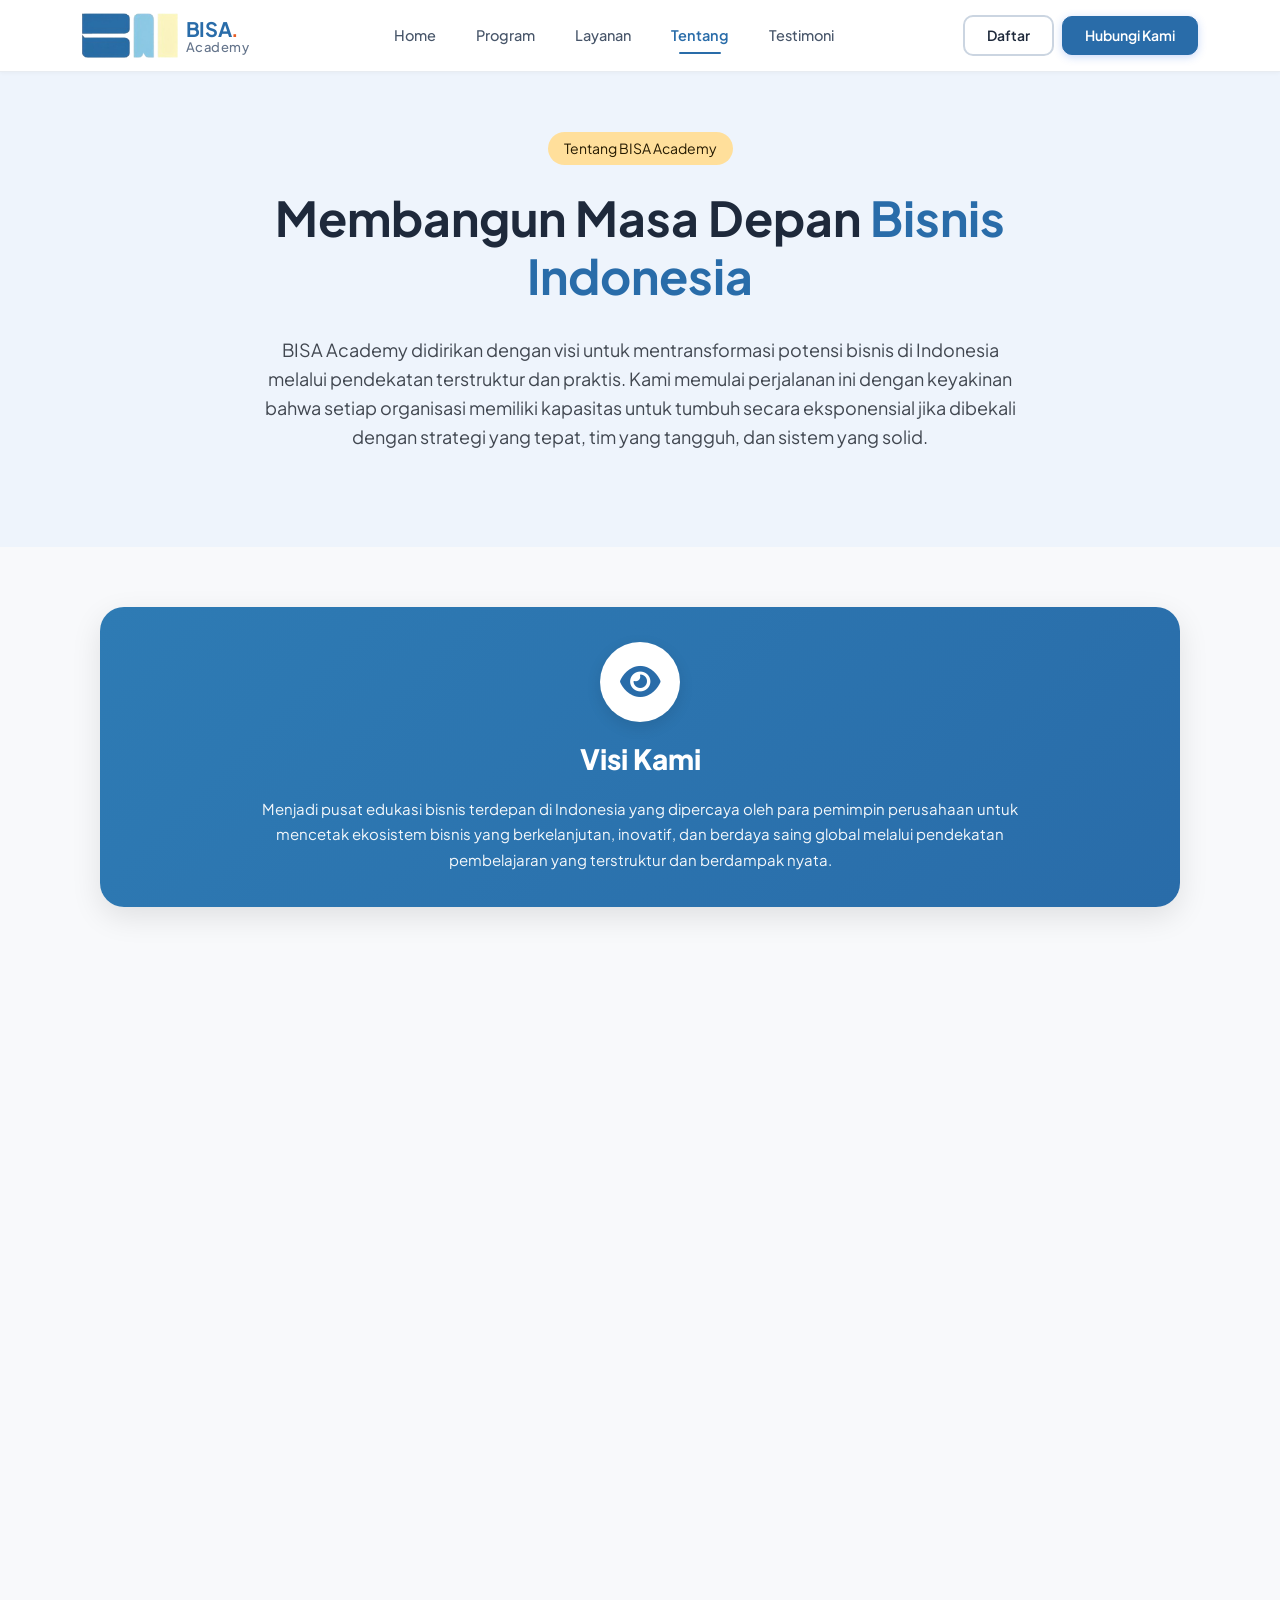
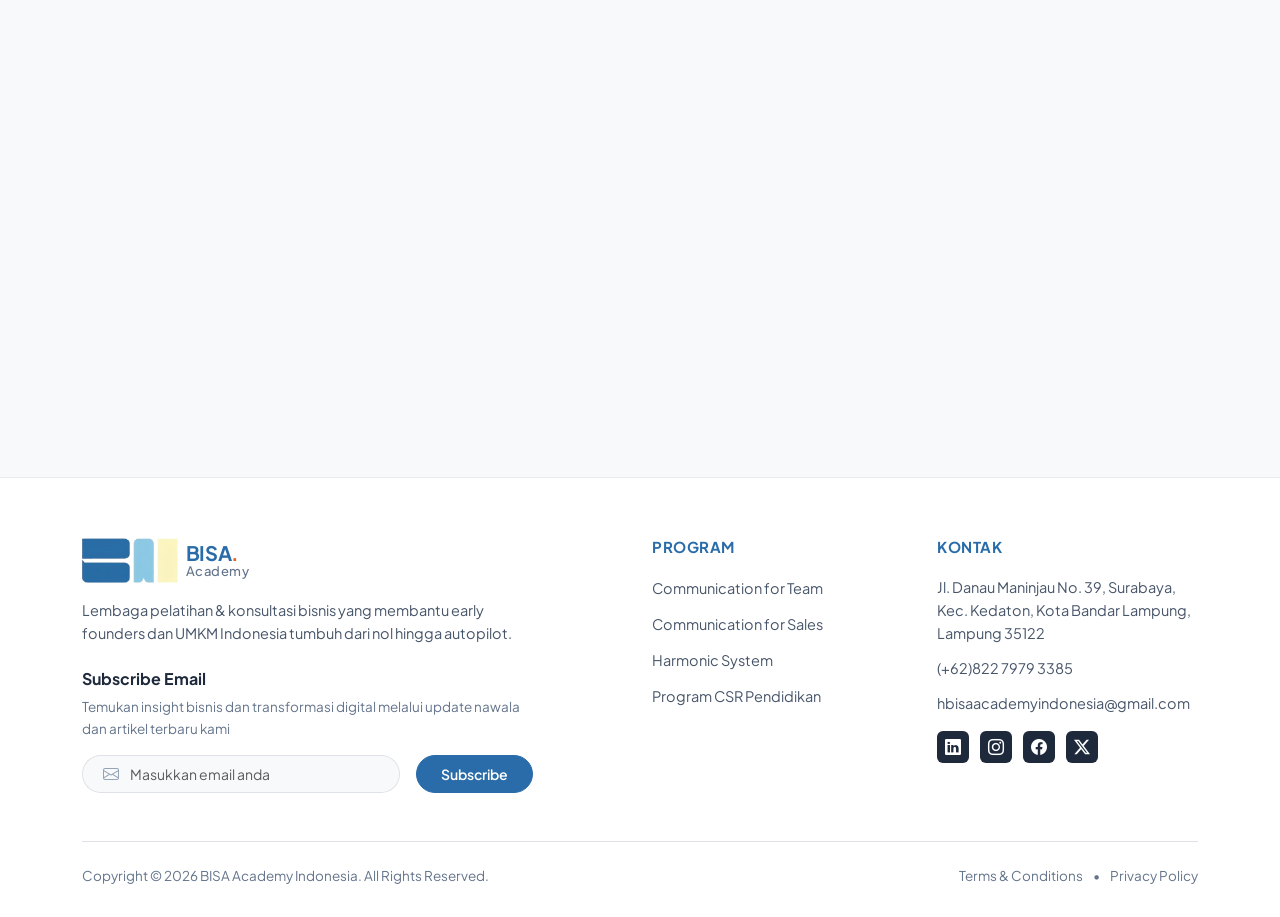
<file: tentang.html>
<!DOCTYPE html>
<html lang="id">

<head>
  <meta charset="UTF-8">
  <meta name="viewport" content="width=device-width, initial-scale=1.0">
  <meta name="description" content="Formulir Pendaftaran - BISA Academy">
  <title>Tentang | BISA Academy</title>
  <link rel="icon" type="image/png" href="assets/icon/favicon.png">
  <link rel="preconnect" href="https://fonts.googleapis.com">
  <link rel="preconnect" href="https://fonts.gstatic.com" crossorigin>
  <link href="https://fonts.googleapis.com/css2?family=Plus+Jakarta+Sans:ital,wght@0,200..800;1,200..800&display=swap"
    rel="stylesheet">
  <link href="https://cdn.jsdelivr.net/npm/bootstrap@5.3.3/dist/css/bootstrap.min.css" rel="stylesheet">
  <link rel="stylesheet" href="https://cdn.jsdelivr.net/npm/bootstrap-icons@1.11.1/font/bootstrap-icons.css">
  <link rel="stylesheet" href="https://cdnjs.cloudflare.com/ajax/libs/font-awesome/6.5.1/css/all.min.css">
  <link rel="stylesheet" href="style.css">
  <link href="https://unpkg.com/aos@2.3.1/dist/aos.css" rel="stylesheet">
  <style>
    .hero-section {
      background-color: #EEF4FC;
      padding: 60px 0 80px 0;
      margin-bottom: 60px;
    }

    .hero-container {
      max-width: 1200px;
      margin: 0 auto;
      padding: 0 20px;
      text-align: center;
      display: flex;
      flex-direction: column;
      align-items: center;
      gap: 24px;
    }

    .badge-tag {
      background-color: #ffdf9b;
      padding: 6px 16px;
      border-radius: 9999px;
      font-size: 14px;
      font-weight: 400;
      color: #251a00;
    }

    .membangun-masa-depan {
      font-size: 48px;
      font-weight: 700;
      line-height: 1.2;
      max-width: 896px;
    }

    .membangun-masa-depan .span {
      color: #296ca9;
    }

    .hero-desc {
      font-size: 18px;
      line-height: 1.6;
      color: #414750;
      max-width: 768px;
    }

    .visimisi-section {
      max-width: 1120px;
      margin: 0 auto 80px auto;
      padding: 0 20px;
      display: flex;
      flex-direction: column;
      gap: 32px;
    }

    .card {
      border-radius: 24px;
      padding: 35px 24px;
      text-align: center;
      color: #ffffff;
      display: flex;
      flex-direction: column;
      align-items: center;
      gap: 20px;
      border: none;
      box-shadow: 0 10px 30px rgba(0, 0, 0, 0.1);
      transition: transform 0.3s ease, box-shadow 0.3s ease;
    }

    .card:hover {
      transform: translateY(-5px);
      box-shadow: 0 15px 40px rgba(0, 0, 0, 0.15);
    }

    .card.visi {
      background: linear-gradient(135deg, #2e7bb4 0%, #296ca9 100%);
    }

    .card.misi {
      background: linear-gradient(135deg, #296ca9 0%, #1e5687 100%);
    }

    .icon-circle {
      background-color: #ffffff;
      width: 80px;
      height: 80px;
      border-radius: 50%;
      display: flex;
      align-items: center;
      justify-content: center;
      box-shadow: 0 5px 15px rgba(0, 0, 0, 0.1);
    }

    .icon-circle i {
      font-size: 36px;
      color: #296ca9;
    }

    .card h2 {
      font-size: 28px;
      font-weight: 800;
      margin: 0;
    }

    .card p {
      font-size: 15px;
      line-height: 1.7;
      font-weight: 400;
      max-width: 800px;
      margin: 0;
      opacity: 0.95;
    }

    .cta-section {
      max-width: 1120px;
      margin: 80px auto;
      padding: 60px 40px 0 40px;
      background: linear-gradient(180deg, rgba(143, 203, 230, 0.15) 0%, rgba(41, 108, 169, 0.9) 100%);
      border-radius: 40px;
      text-align: center;
      position: relative;
      overflow: hidden;
    }

    .cta-section h2 {
      font-size: 40px;
      font-weight: 700;
      line-height: 1.3;
      max-width: 750px;
      margin: 0 auto 20px auto;
    }

    .cta-section p {
      font-size: 16px;
      line-height: 1.6;
      max-width: 600px;
      margin: 0 auto 30px auto;
    }

    .cta-buttons {
      display: flex;
      justify-content: center;
      gap: 16px;
      margin-bottom: 40px;
      flex-wrap: wrap;
    }

    .btn-dark,
    .btn-light {
      padding: 14px 28px;
      border-radius: 12px;
      font-weight: 600;
      display: inline-flex;
      align-items: center;
      gap: 10px;
      text-decoration: none;
      transition: all 0.3s ease;
      border: none;
      font-size: 16px;
    }

    .btn-dark {
      background-color: #121212;
      color: #ffffff;
    }

    .btn-dark:hover {
      background-color: #000000;
      transform: translateY(-2px);
      box-shadow: 0 5px 15px rgba(0, 0, 0, 0.3);
    }

    .btn-light {
      background-color: #ffffff;
      color: #121212;
    }

    .btn-light:hover {
      background-color: #f0f0f0;
      transform: translateY(-2px);
      box-shadow: 0 5px 15px rgba(0, 0, 0, 0.2);
    }

    .btn-dark i,
    .btn-light i {
      font-size: 18px;
    }

    .cta-image-wrapper {
      display: flex;
      justify-content: center;
      margin-top: 20px;
    }

    .cta-image-wrapper img {
      max-width: 100%;
      height: auto;
      display: block;
    }

    @media (max-width: 768px) {
      .hero-section {
        padding: 40px 0 60px 0;
        margin-bottom: 40px;
      }

      .membangun-masa-depan {
        font-size: 36px;
      }

      .hero-desc {
        font-size: 16px;
      }
    }

    @media (max-width: 991.98px) {
      .cta-section {
        padding: 50px 30px 0 30px;
        margin: 60px 20px;
      }

      .cta-section h2 {
        font-size: 34px;
      }

      .cta-image-wrapper {
        max-width: 500px;
      }
    }

    @media (max-width: 767.98px) {
      .cta-section {
        padding: 40px 24px 0 24px;
        margin: 50px 15px;
        border-radius: 30px;
      }

      .cta-section h2 {
        font-size: 28px;
      }

      .cta-section p {
        font-size: 15px;
      }

      .cta-buttons {
        flex-direction: column;
        align-items: stretch;
        width: 100%;
        max-width: 320px;
        gap: 12px;
        margin: 0 auto 30px auto;
      }

      .cta-image-wrapper {
        max-width: 420px;
      }
    }

    @media (max-width: 575.98px) {
      .cta-section {
        padding: 35px 20px 0 20px;
        border-radius: 25px;
      }

      .cta-section h2 {
        font-size: 24px;
        margin-bottom: 16px;
      }

      .cta-section p {
        font-size: 14px;
        margin-bottom: 25px;
      }

      .cta-buttons {
        max-width: 280px;
        margin-bottom: 25px;
      }

      .cta-image-wrapper {
        max-width: 340px;
      }
    }
  </style>
</head>

<body>
  <nav class="navbar navbar-expand-lg fixed-top navbar-bisa" id="navbar">
    <div class="container">

      <a href="index.html" class="navbar-brand d-flex align-items-center gap-2" id="navbar-logo">
        <img src="assets/icon/icon-Bisa-Academy.png" alt="BISA Academy Logo" class="logo-image" width="45" height="45">
        <div class="logo-text">
          <span class="brand-name">BISA<span class="titik">.</span></span>
          <span class="brand-sub">Academy</span>
        </div>
      </a>

      <!-- navbar mobiloe -->
      <button class="navbar-toggler" type="button" data-bs-toggle="collapse" data-bs-target="#navbarContent"
        aria-controls="navbarContent" aria-expanded="false" aria-label="Toggle navigation">
        <span class="navbar-toggler-icon"></span>
      </button>

      <div class="collapse navbar-collapse" id="navbarContent">

        <ul class="navbar-nav mx-auto mb-2 mb-lg-0">
          <li class="nav-item">
            <a class="nav-link" href="index.html" id="nav-program">Home</a>
          </li>
          <li class="nav-item">
            <a class="nav-link" href="program.html" id="nav-program">Program</a>
          </li>
          <li class="nav-item">
            <a class="nav-link" href="layanan.html" id="nav-layanan">Layanan</a>
          </li>
          <li class="nav-item">
            <a class="nav-link active" href="tentang.html" id="nav-tentang">Tentang</a>
          </li>
          <li class="nav-item">
            <a class="nav-link" href="index.html#testimoni" id="nav-testimoni">Testimoni</a>
          </li>
        </ul>

        <div class="d-flex align-items-center gap-2 navbar-actions">
          <a href="register.html" class="btn btn-outline-secondary btn-masuk" id="btn-signup">Daftar</a>
          <a href="#hubungi-kami-title" class="btn btn-primary btn-hubungi" id="btn-hubungi">Hubungi Kami</a>
        </div>

      </div>
    </div>
  </nav>

  <!-- div untuk memberikan jarak (alternatifnya pakai padding-top: 72px;)  -->
  <div style="height: 72px;"></div>

  <main>
    <section class="hero-section">
      <div class="hero-container" aria-labelledby="tentang-bisa-academy" data-aos="fade-up" data-aos-duration="1000">
        <div class="badge-tag">Tentang BISA Academy</div>
        <h1 id="tentang-bisa-academy" class="membangun-masa-depan">
          <span class="text-wrapper">Membangun Masa Depan </span>
          <span class="span">Bisnis Indonesia</span>
        </h1>
        <p class="hero-desc">
          BISA Academy didirikan dengan visi untuk mentransformasi potensi bisnis di Indonesia melalui pendekatan
          terstruktur dan praktis. Kami memulai perjalanan ini dengan keyakinan bahwa setiap organisasi memiliki
          kapasitas untuk tumbuh secara eksponensial jika dibekali dengan strategi yang tepat, tim yang tangguh, dan
          sistem yang solid.
        </p>
      </div>
    </section>

    <section class="visimisi-section" aria-label="Visi dan Misi BISA Academy">
      <article class="card visi" data-aos="fade-right" data-aos-duration="1000" data-aos-delay="100">
        <div class="icon-circle">
          <i class="fas fa-eye"></i>
        </div>
        <h2>Visi Kami</h2>
        <p>
          Menjadi pusat edukasi bisnis terdepan di Indonesia yang dipercaya oleh para pemimpin perusahaan untuk mencetak
          ekosistem bisnis yang berkelanjutan, inovatif, dan berdaya saing global melalui pendekatan pembelajaran yang
          terstruktur dan berdampak nyata.
        </p>
      </article>

      <article class="card misi" data-aos="fade-left" data-aos-duration="1000" data-aos-delay="200">
        <div class="icon-circle">
          <i class="fas fa-flag"></i>
        </div>
        <h2>Misi Kami</h2>
        <p>
          Menjadi pusat edukasi bisnis terdepan di Indonesia yang dipercaya oleh para pemimpin perusahaan untuk mencetak
          ekosistem bisnis yang berkelanjutan, inovatif, dan berdaya saing global melalui pendekatan pembelajaran yang
          terstruktur dan berdampak nyata.
        </p>
      </article>
    </section>

    <!-- Section Hubungi Kami -->
    <section class="hubungi-kami cta-section" id="hubungi-kami" aria-labelledby="hubungi-kami-title" data-aos="zoom-in"
      data-aos-duration="1000">
      <h2 id="hubungi-kami-title">
        Siap Memulai Perjalanan Transformasi Bersama BISA Academy?
      </h2>
      <p class="text-wrapper-23">
        Konsultasikan kebutuhan pelatihan dan pengembangan tim Anda. Gratis, tanpa komitmen.
      </p>
      <div class="cta-buttons">
        <a href="#" class="btn-dark" aria-label="Hubungi Kami melalui WhatsApp">
          <i class="bi bi-whatsapp"></i>
          <span>Hubungi Kami</span>
        </a>
        <a href="formulir-pendaftaran.html" class="btn-light" aria-label="Konsultasi Gratis">
          <i class="bi bi-calendar-event"></i>
          <span>Konsultasi Gratis</span>
        </a>
      </div>
      <div class="cta-image-wrapper">
        <img class="image" src="assets/landingPage/people2.png" alt="Tim BISA Academy" width="790" height="auto"
          loading="lazy" />
      </div>
    </section>
  </main>

  <footer class="footer-bisa">
    <div class="container">
      <div class="row gy-4">
        <div class="col-lg-5">
          <a href="index.html" class="d-flex align-items-center gap-2 mb-3 text-decoration-none">
            <img src="assets/icon/icon-Bisa-Academy.png" alt="BISA Academy Logo" class="logo-image" width="45"
              height="45">
            <div class="logo-text">
              <span class="brand-name">BISA<span class="titik">.</span></span>
              <span class="brand-sub">Academy</span>
            </div>
          </a>
          <p class="footer-desc mb-4">
            Lembaga pelatihan & konsultasi bisnis yang membantu early founders dan UMKM Indonesia tumbuh dari nol hingga
            autopilot.
          </p>

          <h5 class="subscribe-title mb-2">Subscribe Email</h5>
          <p class="subscribe-desc mb-3">Temukan insight bisnis dan transformasi digital melalui update nawala dan
            artikel terbaru kami</p>

          <form class="subscribe-form d-flex flex-column flex-sm-row gap-2">
            <div class="input-group">
              <span class="input-group-text bg-light border-end-0 rounded-start-pill"><i
                  class="bi bi-envelope"></i></span>
              <input type="email" class="form-control bg-light border-start-0 rounded-end-pill px-0"
                placeholder="Masukkan email anda" required>
            </div>
            <button class="btn btn-primary btn-subscribe rounded-pill ms-0 ms-sm-2 px-4"
              type="submit">Subscribe</button>
          </form>
        </div>

        <div class="col-lg-1"></div>

        <div class="col-lg-3 col-md-6 mt-5 mt-lg-4">
          <h5 class="footer-title">PROGRAM</h5>
          <ul class="footer-links list-unstyled">
            <li><a href="#">Communication for Team</a></li>
            <li><a href="#">Communication for Sales</a></li>
            <li><a href="#">Harmonic System</a></li>
            <li><a href="#">Program CSR Pendidikan</a></li>
          </ul>
        </div>

        <div class="col-lg-3 col-md-6 mt-4 mt-lg-4">
          <h5 class="footer-title">KONTAK</h5>
          <ul class="footer-contact list-unstyled">
            <li>Jl. Danau Maninjau No. 39, Surabaya, Kec. Kedaton, Kota Bandar Lampung, Lampung 35122</li>
            <li>(+62)822 7979 3385</li>
            <li>hbisaacademyindonesia@gmail.com</li>
          </ul>
          <div class="social-links mt-3">
            <a href="#"><i class="bi bi-linkedin"></i></a>
            <a href="#"><i class="bi bi-instagram"></i></a>
            <a href="#"><i class="bi bi-facebook"></i></a>
            <a href="#"><i class="bi bi-twitter-x"></i></a>
          </div>
        </div>
      </div>
      <div
        class="footer-bottom mt-5 pt-4 border-top d-flex flex-column flex-md-row justify-content-between align-items-center">
        <p class="mb-2 mb-md-0">Copyright &copy; 2026 BISA Academy Indonesia. All Rights Reserved.</p>
        <div class="footer-legal">
          <a href="#">Terms & Conditions</a> <span class="mx-2">•</span> <a href="#">Privacy Policy</a>
        </div>
      </div>
    </div>
  </footer>
  <script src="https://cdn.jsdelivr.net/npm/bootstrap@5.3.3/dist/js/bootstrap.bundle.min.js"></script>
  <script src="https://unpkg.com/aos@2.3.1/dist/aos.js"></script>
  <script>
    AOS.init();
  </script>
</body>

</html>
</file>
<file: style.css>
html, body {
  font-family: "Plus Jakarta Sans", sans-serif;
  background: #f8f9fb;
  color: #1e293b;
  overflow-x: hidden;
}

a {
  text-decoration: none;
  color: inherit;
}
.navbar-bisa {
  background: #ffffff;
  border-bottom: 1px solid #e8ecf1;
  box-shadow: 0 1px 4px rgba(0, 0, 0, 0.04);
  padding-top: 0;
  padding-bottom: 0;
  min-height: 72px;
}

.navbar-bisa .navbar-brand {
  gap: 12px;
  padding: 0;
  transition: opacity 0.2s ease;
}

.navbar-bisa .navbar-brand:hover {
  opacity: 0.85;
}

.logo-image {
  height: 45px;
  width: auto;
  object-fit: contain;
}

.logo-text {
  display: flex;
  flex-direction: column;
  line-height: 1.15;
}

.logo-text .brand-name {
  font-size: 20px;
  font-weight: 700;
  color: #296CA9;
  letter-spacing: -0.3px;
}

.titik{
  font-size: 20px;
  font-weight: 700;
  color: #E85D26;
  letter-spacing: -0.3px;
}

.logo-text .brand-sub {
  font-size: 13px;
  font-weight: 500;
  color: #64748b;
  letter-spacing: 0.5px;
}

.navbar-bisa .navbar-nav {
  gap: 24px;
}

.navbar-bisa .nav-link {
  font-size: 14.5px;
  font-weight: 500;
  color: #475569;
  padding: 8px 16px;
  position: relative;
  transition: color 0.3s ease;
}

.navbar-bisa .nav-link::after {
  content: "";
  position: absolute;
  bottom: 0;
  left: 50%;
  transform: translateX(-50%);
  width: 0;
  height: 2.5px;
  background-color: #296CA9;
  transition: width 0.3s ease;
  border-radius: 2px;
}

.navbar-bisa .nav-link:hover,
.navbar-bisa .nav-link:focus {
  color: #296CA9;
}

.navbar-bisa .nav-link:hover::after,
.navbar-bisa .nav-link:focus::after {
  width: calc(100% - 32px);
}

.navbar-bisa .nav-link.active {
  color: #296CA9;
  font-weight: 600;
}

.navbar-bisa .nav-link.active::after {
  width: calc(100% - 32px);
}

.navbar-bisa .nav-link.active {
  color: #296CA9;
  font-weight: 600;
}

.navbar-bisa .nav-link.active::after {
  width: calc(100% - 32px);
}

.btn-masuk {
  font-family: "Plus Jakarta Sans", sans-serif;
  font-size: 14px;
  font-weight: 600;
  padding: 8px 22px;
  border-radius: 10px;
  border: 2px solid #cbd5e1 !important;
  color: #1e293b !important;
  background: transparent !important;
  transition: all 0.25s ease;
}

.btn-masuk:hover {
  border-color: #2563eb !important;
  color: #2563eb !important;
  background: #eff6ff !important;
}

.btn-hubungi {
  font-family: "Plus Jakarta Sans", sans-serif;
  font-size: 14px;
  font-weight: 600;
  padding: 8px 22px;
  border-radius: 10px;
  background: #296CA9 !important;
  border-color: #296CA9 !important;
  color: #ffffff !important;
  box-shadow: 0 2px 8px rgba(37, 99, 235, 0.25);
  transition: all 0.25s ease;
}

.btn-hubungi:hover {
  background: #1e5a8f !important;
  border-color: #1e5a8f !important;
  box-shadow: 0 4px 14px rgba(37, 99, 235, 0.35);
  transform: translateY(-1px);
}
.navbar-bisa .navbar-toggler {
  border: 1px solid #cbd5e1;
  padding: 6px 10px;
}

.navbar-bisa .navbar-toggler:focus {
  box-shadow: 0 0 0 3px rgba(37, 99, 235, 0.15);
}

@media (max-width: 991.98px) {
  .navbar-bisa {
    padding-top: 20px;
    padding-bottom: 20px;
  }

  .navbar-bisa .navbar-nav {
    padding-top: 15px;
    padding-bottom: 0;
    margin-top: 15px;
    border-top: 1px solid #e8ecf1;
  }

  .navbar-bisa .nav-item {
    border-bottom: 1px solid #e8ecf1;
  }

  .navbar-bisa .nav-link {
    padding: 14px 16px;
    font-size: 15px;
    font-weight: 500;
    color: #475569;
    transition: all 0.2s ease;
  }

  .navbar-bisa .nav-link::after {
    display: none;
  }

  .navbar-bisa .nav-link:hover {
    color: #296CA9;
    background-color: #f8fafc;
    padding-left: 22px;
  }

  .navbar-actions {
    flex-direction: column;
    padding: 24px 0 10px;
    gap: 12px !important;
  }

  .navbar-actions .btn {
    width: 100%;
    justify-content: center;
    padding: 10px 0;
  }
}

.footer-bisa {
  background: #ffffff;
  padding: 60px 0 30px;
  border-top: 1px solid #e8ecf1;
  color: #475569;
}

.footer-desc {
  font-size: 14.5px;
  line-height: 1.6;
}

.subscribe-title {
  font-size: 16px;
  font-weight: 700;
  color: #1e293b;
}

.subscribe-desc {
  font-size: 13.5px;
  color: #64748b;
  line-height: 1.6;
}

.subscribe-form .input-group-text {
  color: #94a3b8;
  padding-left: 20px;
}

.subscribe-form .form-control {
  font-size: 14px;
}

.subscribe-form .form-control:focus {
  box-shadow: none;
  border-color: #dee2e6;
}

.btn-subscribe {
  background: #296CA9;
  border-color: #296CA9;
  font-weight: 600;
  font-size: 14px;
}

.btn-subscribe:hover {
  background: #1e5a8f;
  border-color: #1e5a8f;
}

.footer-title {
  font-size: 15px;
  font-weight: 700;
  color: #296CA9;
  margin-bottom: 20px;
  letter-spacing: 0.5px;
}

.footer-links li {
  margin-bottom: 12px;
}

.footer-links a {
  font-size: 14.5px;
  color: #475569;
  transition: color 0.2s ease;
}

.footer-links a:hover {
  color: #296CA9;
}

.footer-contact li {
  font-size: 14.5px;
  margin-bottom: 12px;
  line-height: 1.6;
}

.social-links a {
  display: inline-flex;
  align-items: center;
  justify-content: center;
  width: 32px;
  height: 32px;
  background: #1e293b;
  color: #ffffff;
  border-radius: 6px;
  margin-right: 8px;
  font-size: 16px;
  transition: all 0.2s ease;
}

.social-links a:hover {
  background: #296CA9;
  transform: translateY(-2px);
}

.footer-bottom {
  font-size: 13.5px;
  color: #64748b;
}

.footer-legal a {
  color: #64748b;
  transition: color 0.2s ease;
}

.footer-legal a:hover {
  color: #296CA9;
}
</file>
